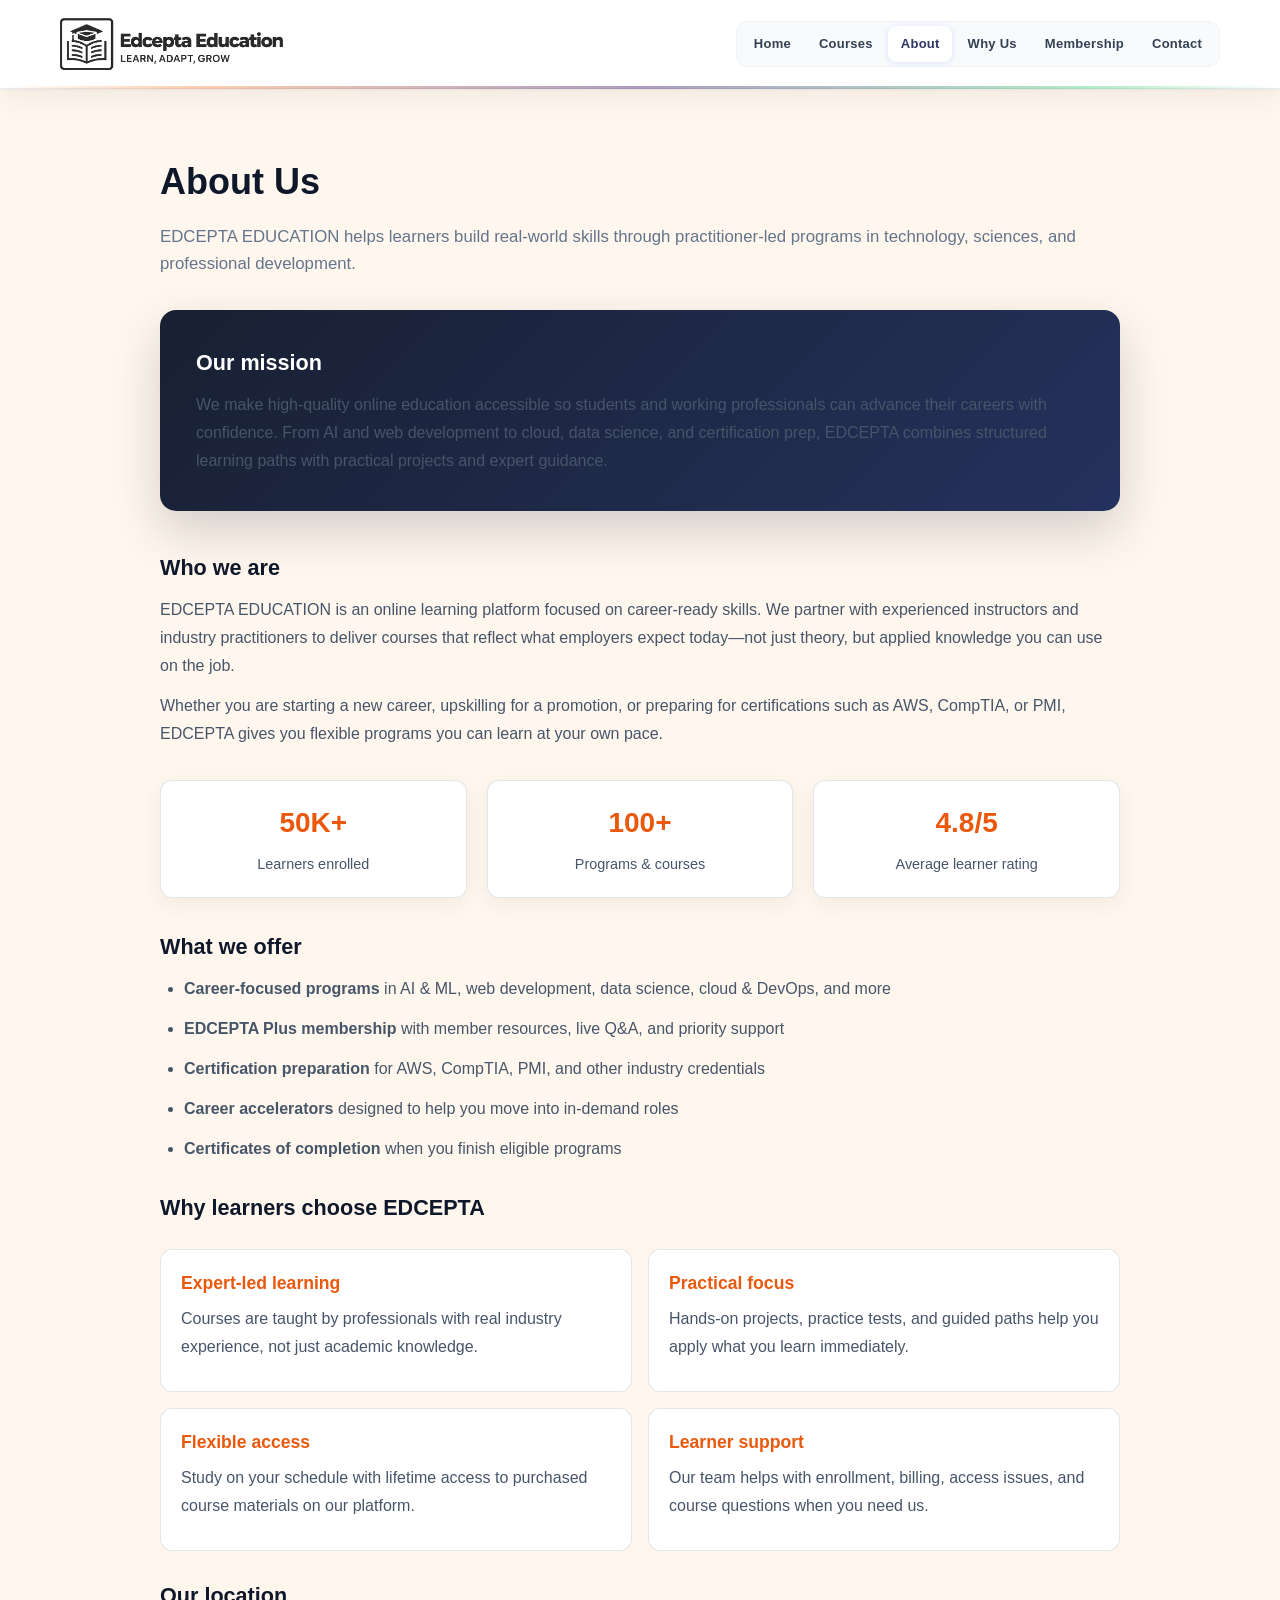
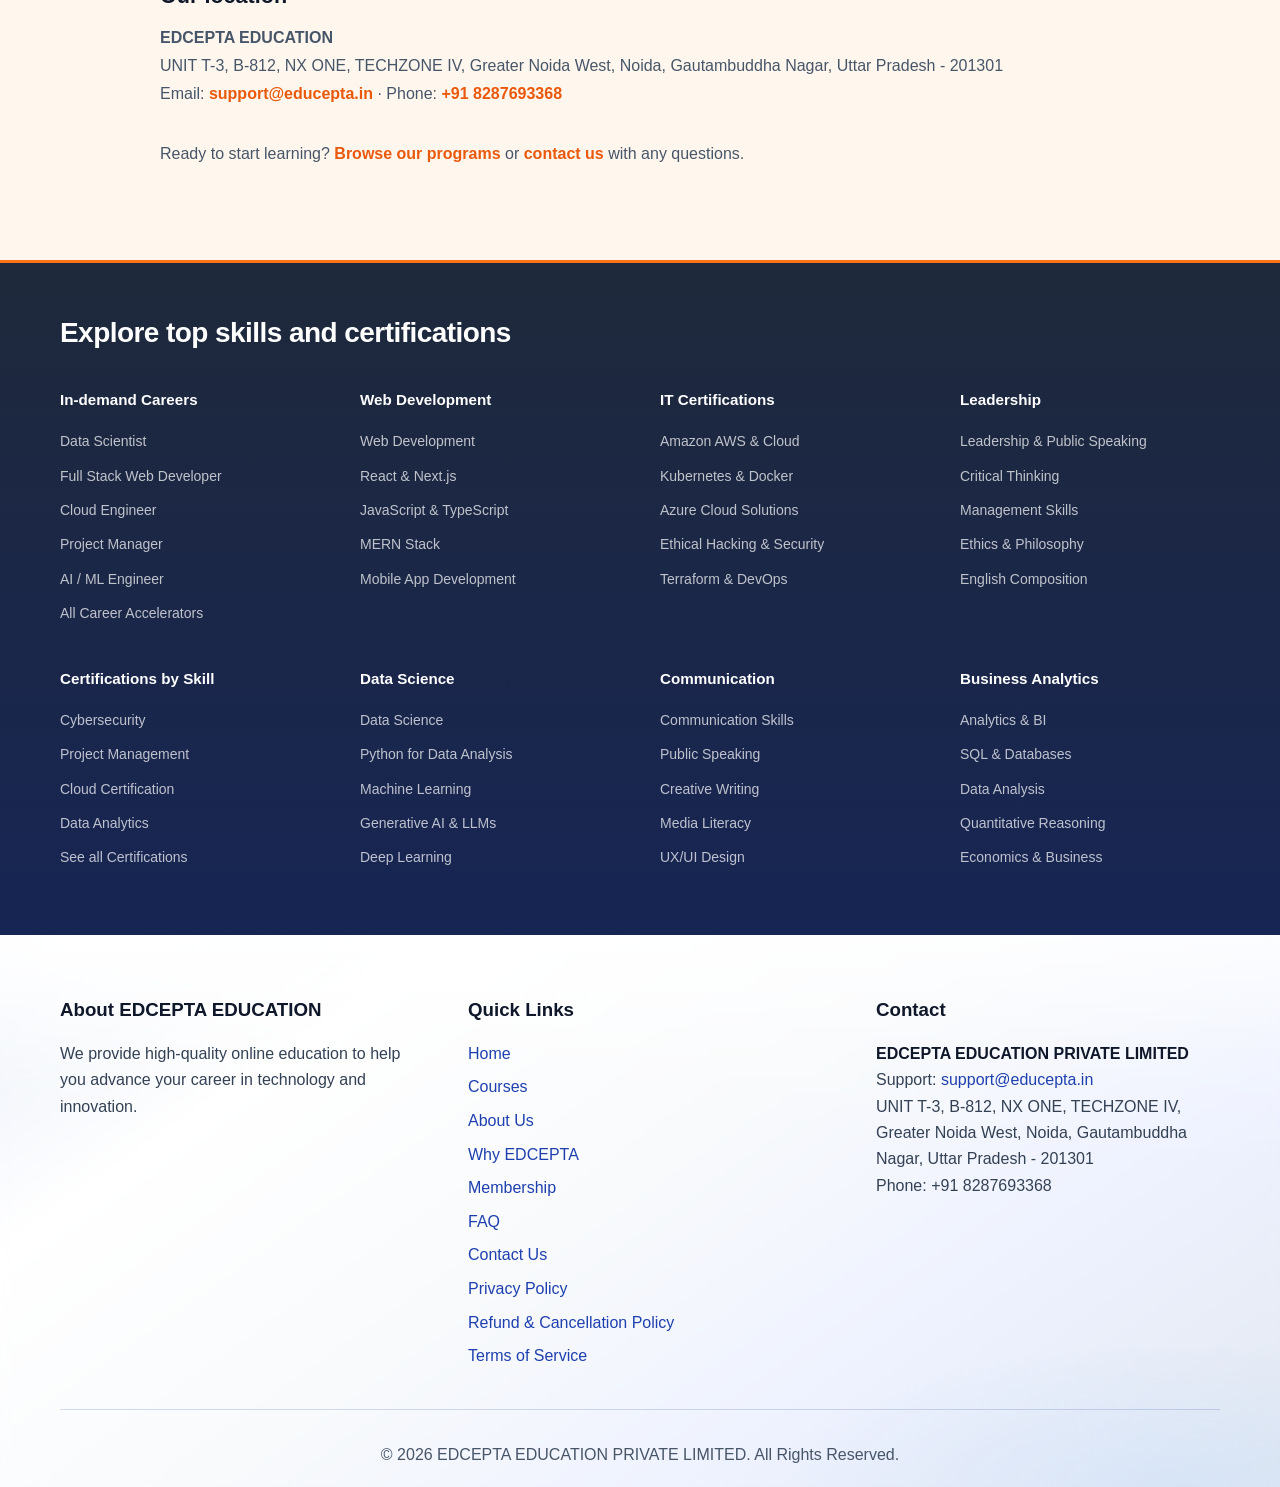
<file: about.html>
<!DOCTYPE html>
<html lang="en">
<head>
    <meta charset="UTF-8">
    <meta name="viewport" content="width=device-width, initial-scale=1.0">
    <title>About Us - EDCEPTA EDUCATION</title>
    <link rel="stylesheet" href="styles.css?v=87">
    <link rel="stylesheet" href="js/info-page-fallback.css?v=1">
</head>
<body>
    <nav class="navbar">
        <div class="container">
            <div class="nav-wrapper">
                <a href="/" class="logo">
                    <img src="images/edcepta-logo.png?v=8" alt="EDCEPTA EDUCATION">
                </a>
                <ul class="nav-links">
                    <li><a href="/">Home</a></li>
                    <li><a href="/#courses">Courses</a></li>
                    <li><a href="/about.html" class="nav-active">About</a></li>
                    <li><a href="/why-edcepta.html">Why Us</a></li>
                    <li><a href="/#membership">Membership</a></li>
                    <li><a href="/contact.html">Contact</a></li>
                </ul>
                <button class="hamburger" id="hamburger" type="button" aria-label="Open menu">☰</button>
            </div>
        </div>
    </nav>

    <main class="container info-page about-page">
        <h1>About Us</h1>
        <p class="info-lead">EDCEPTA EDUCATION helps learners build real-world skills through practitioner-led programs in technology, sciences, and professional development.</p>

        <div class="about-hero-card">
            <h2 style="color:#fff;margin-top:0;">Our mission</h2>
            <p>We make high-quality online education accessible so students and working professionals can advance their careers with confidence. From AI and web development to cloud, data science, and certification prep, EDCEPTA combines structured learning paths with practical projects and expert guidance.</p>
        </div>

        <h2>Who we are</h2>
        <p>EDCEPTA EDUCATION is an online learning platform focused on career-ready skills. We partner with experienced instructors and industry practitioners to deliver courses that reflect what employers expect today—not just theory, but applied knowledge you can use on the job.</p>
        <p>Whether you are starting a new career, upskilling for a promotion, or preparing for certifications such as AWS, CompTIA, or PMI, EDCEPTA gives you flexible programs you can learn at your own pace.</p>

        <div class="about-grid">
            <div class="about-stat-card">
                <strong>50K+</strong>
                <span>Learners enrolled</span>
            </div>
            <div class="about-stat-card">
                <strong>100+</strong>
                <span>Programs &amp; courses</span>
            </div>
            <div class="about-stat-card">
                <strong>4.8/5</strong>
                <span>Average learner rating</span>
            </div>
        </div>

        <h2>What we offer</h2>
        <ul>
            <li><strong>Career-focused programs</strong> in AI &amp; ML, web development, data science, cloud &amp; DevOps, and more</li>
            <li><strong>EDCEPTA Plus membership</strong> with member resources, live Q&amp;A, and priority support</li>
            <li><strong>Certification preparation</strong> for AWS, CompTIA, PMI, and other industry credentials</li>
            <li><strong>Career accelerators</strong> designed to help you move into in-demand roles</li>
            <li><strong>Certificates of completion</strong> when you finish eligible programs</li>
        </ul>

        <h2>Why learners choose EDCEPTA</h2>
        <div class="about-values">
            <article class="about-value-card">
                <h3>Expert-led learning</h3>
                <p>Courses are taught by professionals with real industry experience, not just academic knowledge.</p>
            </article>
            <article class="about-value-card">
                <h3>Practical focus</h3>
                <p>Hands-on projects, practice tests, and guided paths help you apply what you learn immediately.</p>
            </article>
            <article class="about-value-card">
                <h3>Flexible access</h3>
                <p>Study on your schedule with lifetime access to purchased course materials on our platform.</p>
            </article>
            <article class="about-value-card">
                <h3>Learner support</h3>
                <p>Our team helps with enrollment, billing, access issues, and course questions when you need us.</p>
            </article>
        </div>

        <h2>Our location</h2>
        <p><strong>EDCEPTA EDUCATION</strong><br>
        UNIT T-3, B-812, NX ONE, TECHZONE IV, Greater Noida West, Noida, Gautambuddha Nagar, Uttar Pradesh - 201301<br>
        Email: <a href="mailto:support@educepta.in">support@educepta.in</a> · Phone: <a href="tel:+918287693368">+91 8287693368</a></p>

        <p style="margin-top:2rem;">Ready to start learning? <a href="/#courses">Browse our programs</a> or <a href="/contact.html">contact us</a> with any questions.</p>
    </main>

    <footer class="site-footer" aria-label="Site footer"></footer>
    <script src="js/site-footer.js?v=7"></script>
    <script>
        document.getElementById('hamburger').addEventListener('click', function () {
            document.querySelector('.nav-links').classList.toggle('active');
        });
    </script>
</body>
</html>
</file>
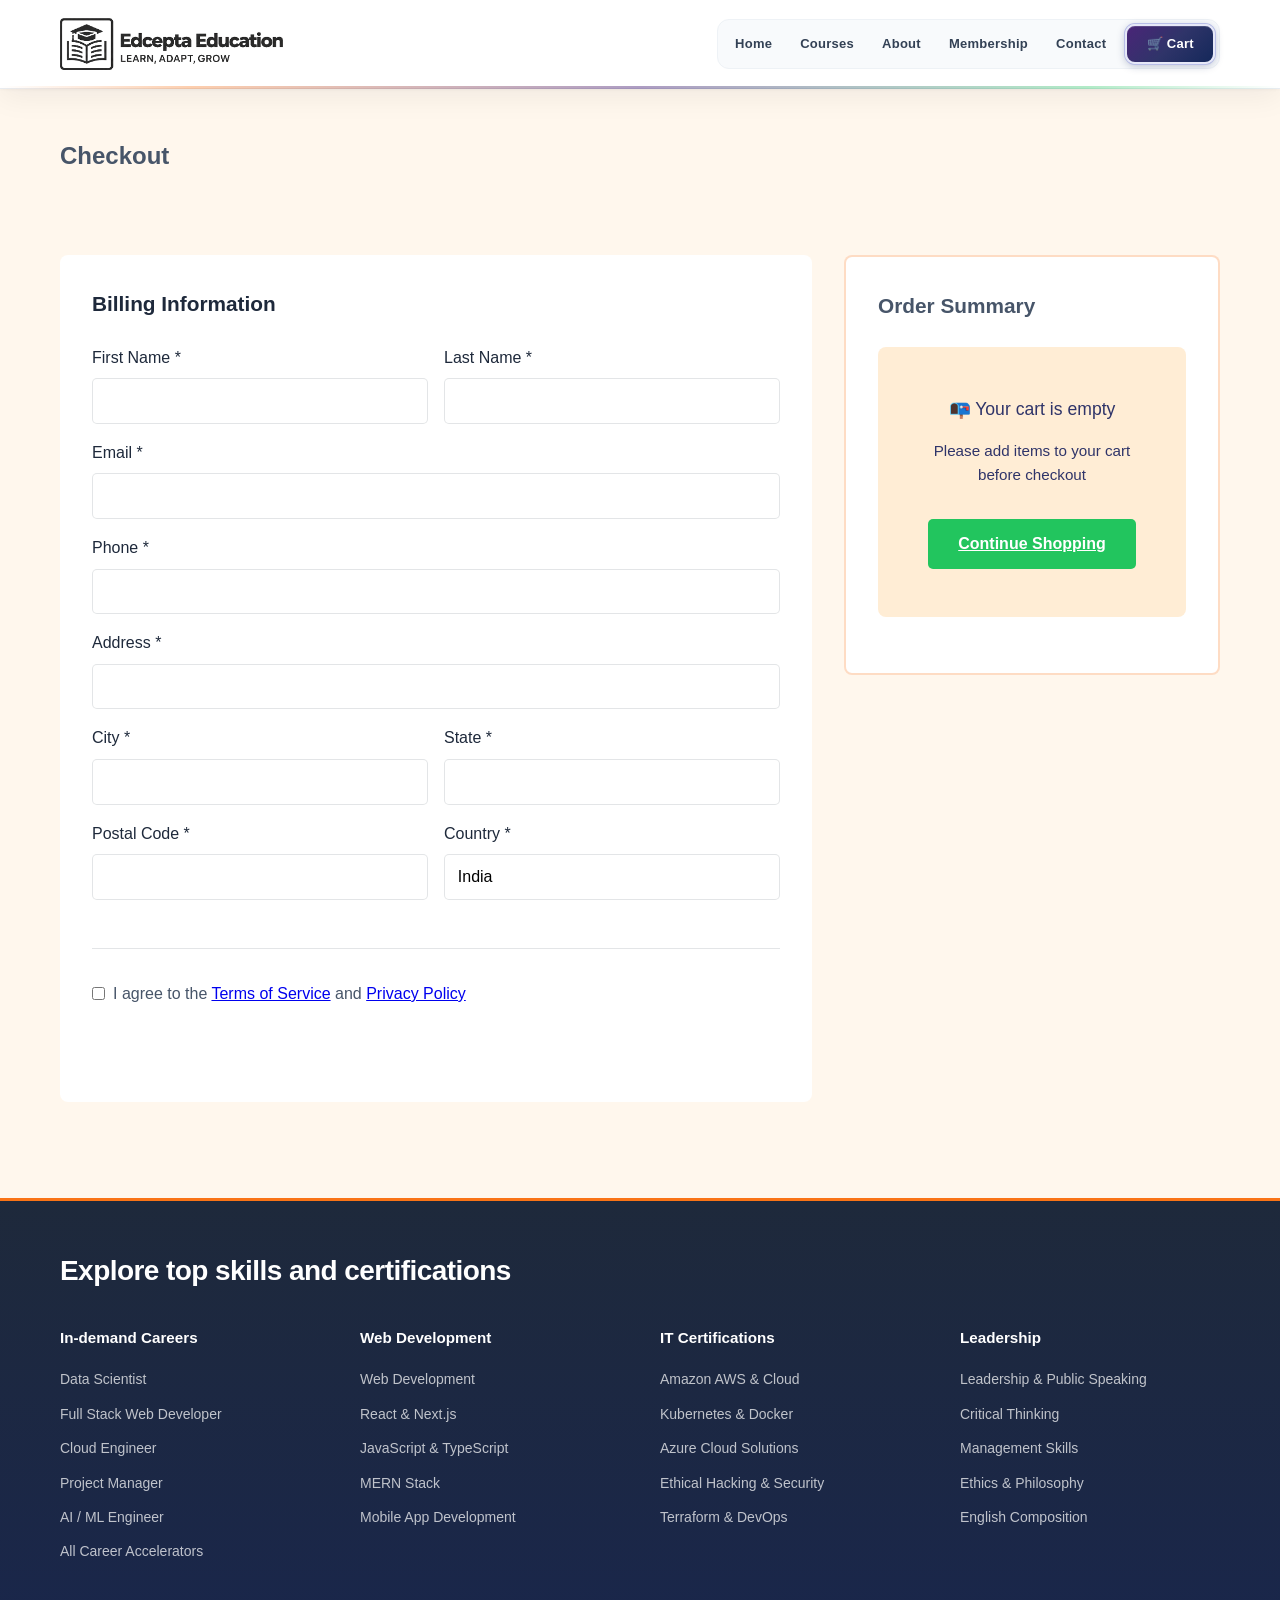
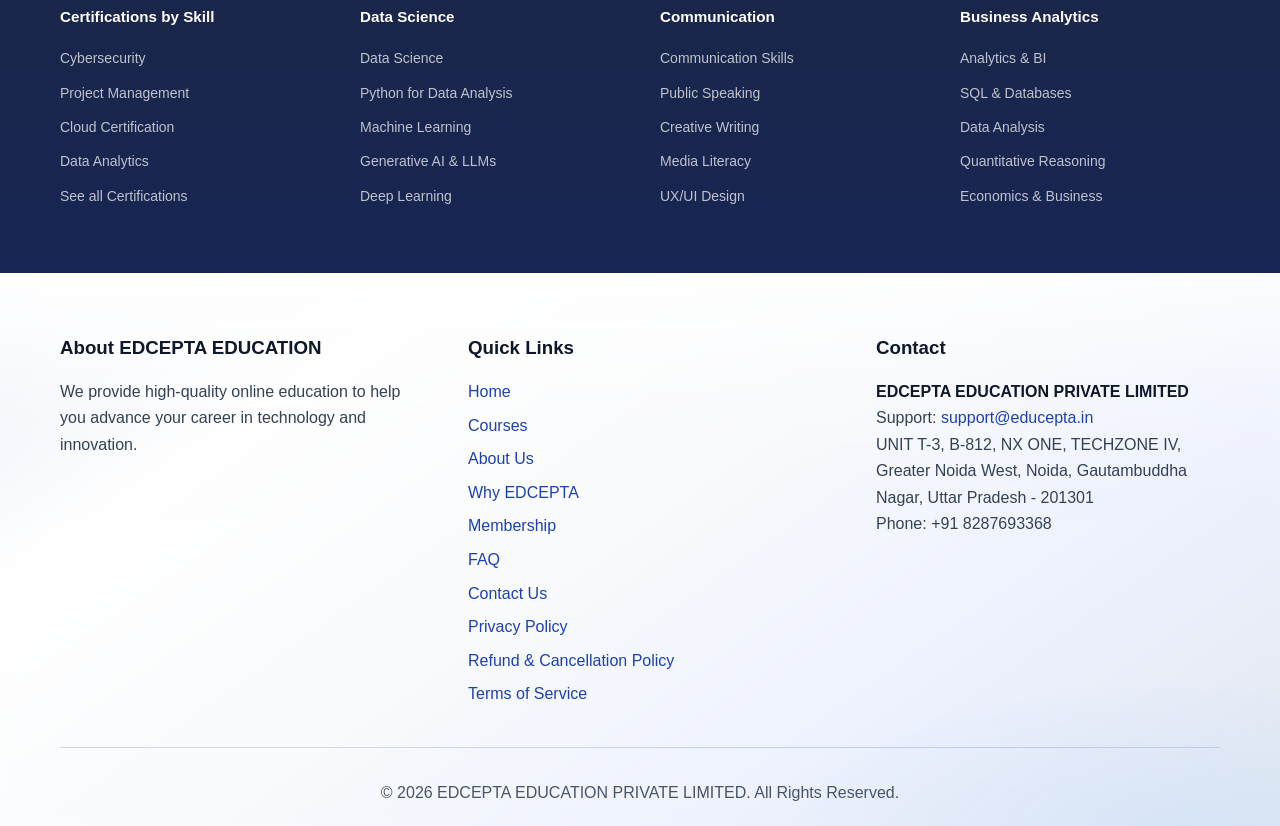
<file: checkout.html>
<!DOCTYPE html>
<html lang="en">
<head>
    <meta charset="UTF-8">
    <meta name="viewport" content="width=device-width, initial-scale=1.0">
    <title>EDCEPTA EDUCATION</title>
    <link rel="stylesheet" href="styles.css?v=87">
    <style>
        .checkout-container {
            display: grid;
            grid-template-columns: 2fr 1fr;
            gap: 2rem;
            padding: 3rem 0;
        }

        .checkout-form {
            background-color: var(--bg-card);
            padding: 2rem;
            border-radius: 8px;
        }

        .form-section {
            margin-bottom: 2rem;
            padding-bottom: 2rem;
            border-bottom: 1px solid var(--border-color);
        }

        .form-section:last-child {
            border-bottom: none;
        }

        .form-section h3 {
            font-size: 1.3rem;
            margin-bottom: 1.5rem;
            color: var(--dark-text);
        }

        .form-row {
            display: grid;
            grid-template-columns: 1fr 1fr;
            gap: 1rem;
            margin-bottom: 1rem;
        }

        .form-row.full {
            grid-template-columns: 1fr;
        }

        .form-group {
            display: flex;
            flex-direction: column;
        }

        .form-group label {
            margin-bottom: 0.5rem;
            font-weight: 500;
            color: var(--dark-text);
        }

        .form-group input,
        .form-group select {
            padding: 0.8rem;
            border: 1px solid var(--border-color);
            border-radius: 5px;
            font-size: 1rem;
            transition: border-color 0.3s ease;
        }

        .form-group input:focus,
        .form-group select:focus {
            outline: none;
            border-color: var(--primary-color);
            box-shadow: 0 0 0 3px rgba(0,123,255,0.1);
        }

        .checkout-summary {
            background-color: var(--bg-card);
            border: 2px solid rgba(249, 115, 22, 0.25);
            border-radius: 8px;
            padding: 2rem;
            position: sticky;
            top: 100px;
            height: fit-content;
        }

        .checkout-popup-overlay {
            display: none;
            position: fixed;
            inset: 0;
            background: rgba(30, 41, 59, 0.35);
            z-index: 9999;
            align-items: center;
            justify-content: center;
            padding: 1rem;
        }
        .checkout-popup-overlay.show {
            display: flex;
        }
        .checkout-popup-overlay--glass {
            background: linear-gradient(
                145deg,
                rgba(30, 64, 175, 0.22) 0%,
                rgba(30, 41, 59, 0.38) 45%,
                rgba(249, 115, 22, 0.18) 100%
            );
            backdrop-filter: blur(10px);
            -webkit-backdrop-filter: blur(10px);
        }
        .checkout-popup {
            background: var(--white);
            border-radius: 10px;
            padding: 1.5rem 1.75rem;
            max-width: 380px;
            width: 100%;
            box-shadow: 0 20px 50px rgba(30, 41, 59, 0.15), 0 0 40px rgba(249, 115, 22, 0.2);
            position: relative;
            border-left: 4px solid;
        }
        .checkout-popup.info { border-left-color: var(--primary-mint); }
        .checkout-popup.success { border-left-color: var(--primary-mint-dark); }
        .checkout-popup.error { border-left-color: var(--danger-color); }
        .checkout-popup.payment-unavailable {
            border-left: none;
            border-radius: 20px;
            padding: 2.25rem 2.5rem 2rem;
            max-width: 400px;
            text-align: center;
            background: linear-gradient(
                145deg,
                rgba(255, 255, 255, 0.94) 0%,
                rgba(255, 247, 237, 0.9) 38%,
                rgba(239, 246, 255, 0.88) 72%,
                rgba(255, 255, 255, 0.92) 100%
            );
            backdrop-filter: blur(24px) saturate(1.2);
            -webkit-backdrop-filter: blur(24px) saturate(1.2);
            border: 1px solid rgba(255, 255, 255, 0.75);
            box-shadow:
                0 28px 64px rgba(30, 64, 175, 0.14),
                0 12px 32px rgba(249, 115, 22, 0.12),
                inset 0 1px 0 rgba(255, 255, 255, 0.95);
            overflow: hidden;
            animation: checkoutPopupIn 0.35s cubic-bezier(0.22, 1, 0.36, 1);
        }
        .checkout-popup.payment-unavailable::before {
            content: '';
            position: absolute;
            inset: 0;
            background: linear-gradient(
                120deg,
                rgba(249, 115, 22, 0.12) 0%,
                transparent 42%,
                rgba(30, 64, 175, 0.1) 58%,
                rgba(34, 197, 94, 0.08) 100%
            );
            pointer-events: none;
        }
        .checkout-popup.payment-unavailable::after {
            content: '';
            position: absolute;
            top: 0;
            left: 0;
            right: 0;
            height: 4px;
            background: linear-gradient(
                90deg,
                var(--primary) 0%,
                var(--secondary) 50%,
                var(--accent) 100%
            );
        }
        .checkout-popup.payment-unavailable .checkout-popup-content {
            position: relative;
            z-index: 1;
            padding: 0.5rem 0.5rem 0 0;
            font-size: 1.125rem;
            font-weight: 600;
            line-height: 1.45;
            letter-spacing: -0.02em;
            color: var(--text-main);
        }
        .checkout-popup.payment-unavailable .checkout-popup-close {
            z-index: 2;
            top: 0.85rem;
            right: 0.85rem;
            width: 2rem;
            height: 2rem;
            display: flex;
            align-items: center;
            justify-content: center;
            border-radius: 50%;
            background: rgba(255, 255, 255, 0.65);
            border: 1px solid rgba(30, 41, 59, 0.08);
            color: var(--text-secondary);
            transition: background 0.2s ease, color 0.2s ease, transform 0.2s ease;
        }
        .checkout-popup.payment-unavailable .checkout-popup-close:hover {
            background: rgba(249, 115, 22, 0.12);
            color: var(--primary-mint-dark);
            transform: scale(1.05);
        }
        @keyframes checkoutPopupIn {
            from {
                opacity: 0;
                transform: translateY(12px) scale(0.96);
            }
            to {
                opacity: 1;
                transform: translateY(0) scale(1);
            }
        }
        .checkout-popup-close {
            position: absolute;
            top: 0.75rem;
            right: 0.75rem;
            background: none;
            border: none;
            font-size: 1.25rem;
            cursor: pointer;
            color: var(--text-tertiary);
            line-height: 1;
            padding: 0.15rem;
        }
        .checkout-popup-close:hover { color: var(--text-main); }
        .checkout-popup-content {
            font-size: 0.95rem;
            line-height: 1.5;
            color: var(--text-main);
            padding-right: 1.5rem;
        }
        .checkout-popup-content a {
            color: var(--primary-mint-dark);
            font-weight: 600;
        }

        .summary-title {
            font-size: 1.3rem;
            font-weight: bold;
            margin-bottom: 1.5rem;
        }

        .cart-items {
            margin-bottom: 1.5rem;
            max-height: 300px;
            overflow-y: auto;
        }

        .cart-item {
            display: flex;
            justify-content: space-between;
            align-items: center;
            padding: 1rem;
            background-color: var(--surface-elevated);
            border-radius: 5px;
            margin-bottom: 0.8rem;
        }

        .cart-item-info {
            flex: 1;
        }

        .cart-item-name {
            font-weight: 600;
            margin-bottom: 0.3rem;
        }

        .cart-item-price {
            color: var(--primary-color);
            font-weight: bold;
        }

        .cart-item-remove {
            background: none;
            border: none;
            color: var(--danger-color);
            cursor: pointer;
            font-size: 1.2rem;
            transition: all 0.3s ease;
        }

        .cart-item-remove:hover {
            transform: scale(1.2);
        }

        .cart-item-remove:before {
            content: "✕";
        }

        .summary-divider {
            border-top: 1px solid var(--border-color);
            margin: 1rem 0;
        }

        .summary-row {
            display: flex;
            justify-content: space-between;
            margin-bottom: 0.8rem;
            font-size: 0.95rem;
        }

        .summary-row.total {
            font-size: 1.3rem;
            font-weight: bold;
            color: var(--primary-color);
            margin-top: 1rem;
        }

        .empty-cart {
            text-align: center;
            padding: 3rem;
            background-color: var(--surface-elevated);
            border-radius: 8px;
        }

        .empty-cart p {
            font-size: 1.1rem;
            color: var(--secondary-color);
            margin-bottom: 1rem;
        }

        .empty-cart .btn {
            margin-top: 1rem;
        }

        .promo-section {
            margin: 1.5rem 0;
        }

        .promo-input {
            display: flex;
            gap: 0.5rem;
        }

        .promo-input input {
            flex: 1;
            padding: 0.8rem;
            border: 1px solid var(--border-color);
            border-radius: 5px;
        }

        .promo-input button {
            padding: 0.8rem 1.5rem;
            background-color: var(--secondary-color);
            color: white;
            border: none;
            border-radius: 5px;
            cursor: pointer;
            font-weight: 600;
        }

        .promo-input button:hover {
            background-color: #5a6268;
        }

        .checkout-btn {
            width: 100%;
            padding: 1rem;
            background-color: var(--success-color);
            color: white;
            border: none;
            border-radius: 5px;
            font-size: 1.1rem;
            font-weight: bold;
            cursor: pointer;
            transition: all 0.3s ease;
            margin-top: 1rem;
        }

        .checkout-btn:hover {
            background-color: #218838;
            transform: translateY(-2px);
            box-shadow: 0 4px 8px rgba(40,167,69,0.3);
        }

        .checkout-btn:disabled {
            background-color: var(--secondary-color);
            cursor: not-allowed;
            transform: none;
        }

        .guarantee {
            display: flex;
            gap: 0.5rem;
            margin-top: 1rem;
            font-size: 0.85rem;
            color: var(--secondary-color);
        }

        .guarantee-icon {
            font-size: 1rem;
        }

        @media (max-width: 768px) {
            .checkout-container {
                grid-template-columns: 1fr;
            }

            .checkout-summary {
                position: relative;
                top: 0;
            }

            .form-row {
                grid-template-columns: 1fr;
            }
        }
    </style>
</head>
<body>
    <!-- Navigation Bar -->
    <nav class="navbar">
        <div class="container">
            <div class="nav-wrapper">
                <a href="/" class="logo">
                    <img src="images/edcepta-logo.png?v=8" alt="EDCEPTA EDUCATION">
                </a>
                <ul class="nav-links">
                    <li><a href="/">Home</a></li>
                    <li><a href="/#courses">Courses</a></li>
                    <li><a href="/about">About</a></li>
                    <li><a href="/#membership">Membership</a></li>
                    <li><a href="/contact">Contact</a></li>
                    <li><a href="/checkout" class="nav-cart">🛒 Cart</a></li>
                </ul>
                <button class="hamburger" id="hamburger">☰</button>
            </div>
        </div>
    </nav>

    <!-- Checkout Section -->
    <section style="padding: 3rem 0; background-color: var(--background); min-height: calc(100vh - 200px);">
        <div class="container">
            <h1 style="margin-bottom: 2rem;">Checkout</h1>

            <div class="checkout-container">
                <!-- Checkout Form -->
                <div class="checkout-form" id="checkoutForm">
                    <!-- Billing Information -->
                    <div class="form-section">
                        <h3>Billing Information</h3>
                        <div class="form-row">
                            <div class="form-group">
                                <label>First Name *</label>
                                <input type="text" id="firstName" required>
                            </div>
                            <div class="form-group">
                                <label>Last Name *</label>
                                <input type="text" id="lastName" required>
                            </div>
                        </div>
                        <div class="form-row full">
                            <div class="form-group">
                                <label>Email *</label>
                                <input type="email" id="email" required>
                            </div>
                        </div>
                        <div class="form-row full">
                            <div class="form-group">
                                <label>Phone *</label>
                                <input type="tel" id="phone" required>
                            </div>
                        </div>
                        <div class="form-row full">
                            <div class="form-group">
                                <label>Address *</label>
                                <input type="text" id="address" required>
                            </div>
                        </div>
                        <div class="form-row">
                            <div class="form-group">
                                <label>City *</label>
                                <input type="text" id="city" required>
                            </div>
                            <div class="form-group">
                                <label>State *</label>
                                <input type="text" id="state" required>
                            </div>
                        </div>
                        <div class="form-row">
                            <div class="form-group">
                                <label>Postal Code *</label>
                                <input type="text" id="postalCode" required>
                            </div>
                            <div class="form-group">
                                <label>Country *</label>
                                <input type="text" id="country" value="India" required>
                            </div>
                        </div>
                    </div>

                    <input type="hidden" name="paymentMethod" id="paymentMethod" value="online">

                    <!-- Terms -->
                    <div class="form-section">
                        <label style="display: flex; align-items: center; gap: 0.5rem; cursor: pointer;">
                            <input type="checkbox" id="agreeTerms" required>
                            <span>I agree to the <a href="/terms-conditions.html">Terms of Service</a> and <a href="/privacy-policy.html">Privacy Policy</a></span>
                        </label>
                    </div>
                </div>

                <!-- Order Summary -->
                <div class="checkout-summary" id="orderSummary">
                    <div class="summary-title">Order Summary</div>
                    
                    <div id="cartItemsContainer" class="cart-items">
                        <!-- Cart items populated by JavaScript -->
                    </div>

                    <div id="priceSection" style="display: none;">
                        <div class="summary-divider"></div>

                        <div class="promo-section">
                            <div class="promo-input">
                                <input type="text" id="promoCode" placeholder="Promo code">
                                <button onclick="applyPromo()">Apply</button>
                            </div>
                        </div>

                        <div class="summary-row">
                            <span>Subtotal:</span>
                            <span id="subtotal">₹0</span>
                        </div>
                        <div class="summary-row">
                            <span>Discount:</span>
                            <span id="discount" style="color: var(--success-color);">-₹0</span>
                        </div>
                        <div class="summary-row">
                            <span>GST (18%):</span>
                            <span id="tax">₹0</span>
                        </div>
                        <div class="summary-row total">
                            <span>Total:</span>
                            <span id="total">₹0</span>
                        </div>

                        <button class="checkout-btn" id="completeCheckoutBtn" onclick="completeCheckout()">Complete Purchase</button>

                        <div class="guarantee">
                            <span class="guarantee-icon">✓</span>
                            <span>Cancel within 4 hours for a full refund</span>
                        </div>
                        <div class="guarantee">
                            <span class="guarantee-icon">🔒</span>
                            <span>Secure card checkout via UrbanRupee</span>
                        </div>
                    </div>
                </div>
            </div>
        </div>
    </section>

    <!-- Checkout message popup -->
    <div id="checkoutPopupOverlay" class="checkout-popup-overlay" role="dialog" aria-live="polite" onclick="if (event.target === this) hideCheckoutMessage();">
        <div id="checkoutPopup" class="checkout-popup" onclick="event.stopPropagation();">
            <button type="button" class="checkout-popup-close" onclick="hideCheckoutMessage()" aria-label="Close">&times;</button>
            <div id="checkoutPopupContent" class="checkout-popup-content"></div>
        </div>
    </div>

    <footer class="site-footer" id="contact" aria-label="Site footer"></footer>
    <script src="js/site-footer.js?v=7"></script>

<script src="config.js"></script>
    <script src="data/courses_data.js?v=23"></script>
    <script src="script-api.js?v=5"></script>
    <script>
        let discountAmount = 0;

        function showCheckoutMessage(msg, type) {
            type = type || 'info';
            const overlay = document.getElementById('checkoutPopupOverlay');
            const popup = document.getElementById('checkoutPopup');
            const content = document.getElementById('checkoutPopupContent');
            content.innerHTML = msg;
            popup.className = 'checkout-popup ' + type;
            overlay.classList.toggle('checkout-popup-overlay--glass', type === 'payment-unavailable');
            overlay.classList.add('show');
        }

        function hideCheckoutMessage() {
            const overlay = document.getElementById('checkoutPopupOverlay');
            overlay.classList.remove('show', 'checkout-popup-overlay--glass');
        }

        // Initialize checkout
        document.addEventListener('DOMContentLoaded', function() {
            loadCartItems();
            calculateTotal();
            setupHamburgerMenu();
        });

        function loadCartItems() {
            const selectedCourse = JSON.parse(localStorage.getItem('selectedCourse'));
            const cart = JSON.parse(localStorage.getItem('cart')) || [];
            const checkoutItems = JSON.parse(localStorage.getItem('checkoutItems')) || [];
            let allItems = [];

            // Buy Now always wins over any previous checkout session
            if (selectedCourse) {
                allItems = [selectedCourse];
                localStorage.removeItem('selectedCourse');
            } else if (checkoutItems.length > 0) {
                allItems = checkoutItems;
            } else if (cart.length > 0) {
                allItems = cart;
            } else {
                showEmptyCart();
                return;
            }

            const itemsContainer = document.getElementById('cartItemsContainer');
            itemsContainer.innerHTML = '';

            allItems.forEach((item, index) => {
                const price = parseInt(item.price, 10) || 0;
                const itemDiv = document.createElement('div');
                itemDiv.className = 'cart-item';
                itemDiv.innerHTML = `
                    <div class="cart-item-info">
                        <div class="cart-item-name">${item.title}</div>
                        <div class="cart-item-price">₹${price.toLocaleString()}</div>
                    </div>
                    <button class="cart-item-remove" onclick="removeItem(${index})"></button>
                `;
                itemsContainer.appendChild(itemDiv);
            });

            // Show price section and hide empty cart message
            document.getElementById('priceSection').style.display = 'block';
            document.getElementById('completeCheckoutBtn').disabled = false;

            // Always store items as checkoutItems for consistency
            localStorage.setItem('checkoutItems', JSON.stringify(allItems));
            localStorage.setItem('cart', JSON.stringify(allItems));
        }

        function removeItem(index) {
            const items = JSON.parse(localStorage.getItem('checkoutItems')) || [];
            items.splice(index, 1);
            
            if (items.length === 0) {
                localStorage.removeItem('checkoutItems');
                localStorage.removeItem('cart');
                localStorage.removeItem('selectedCourse');
                discountAmount = 0;
                showEmptyCart();
            } else {
                localStorage.setItem('checkoutItems', JSON.stringify(items));
                loadCartItems();
                calculateTotal();
            }
        }

        function showEmptyCart() {
            const itemsContainer = document.getElementById('cartItemsContainer');
            itemsContainer.innerHTML = '<div class="empty-cart"><p>📭 Your cart is empty</p><p style="font-size: 0.95rem; color: var(--secondary-color); margin-bottom: 1rem;">Please add items to your cart before checkout</p><a href="/" class="btn btn-primary" style="display: inline-block;">Continue Shopping</a></div>';
            document.getElementById('completeCheckoutBtn').disabled = true;
            
            // Hide price section when cart is empty
            document.getElementById('priceSection').style.display = 'none';
            
            // Reset all totals to zero
            discountAmount = 0;
            document.getElementById('subtotal').textContent = '₹0';
            document.getElementById('discount').textContent = '-₹0';
            document.getElementById('tax').textContent = '₹0';
            document.getElementById('total').textContent = '₹0';
        }

        function calculateTotal() {
            const items = JSON.parse(localStorage.getItem('checkoutItems')) || [];
            // Listed product prices are FINAL after 18% GST. Charge listed total only.
            const listed = items.reduce((sum, item) => sum + parseInt(item.price, 10), 0);
            const total = Math.max(0, listed - discountAmount);
            const tax = Math.round(total * 18 / 118);
            const subtotalBeforeGst = total - tax;

            document.getElementById('subtotal').textContent = '₹' + subtotalBeforeGst.toLocaleString();
            document.getElementById('discount').textContent = '-₹' + discountAmount.toLocaleString();
            document.getElementById('tax').textContent = '₹' + tax.toLocaleString();
            document.getElementById('total').textContent = '₹' + total.toLocaleString();
        }

        function applyPromo() {
            const promoCode = document.getElementById('promoCode').value.toUpperCase();
            const promoCodes = {
                'SAVE10': 0.10,
                'SAVE20': 0.20,
                'SAVE50': 0.50,
                'WELCOME': 1000
            };

            if (!promoCode) {
                showCheckoutMessage('Please enter a promo code.', 'error');
                return;
            }

            if (promoCodes[promoCode]) {
                const items = JSON.parse(localStorage.getItem('checkoutItems')) || [];
                const subtotal = items.reduce((sum, item) => sum + parseInt(item.price), 0);
                
                if (typeof promoCodes[promoCode] === 'number' && promoCodes[promoCode] < 1) {
                    discountAmount = Math.round(subtotal * promoCodes[promoCode]);
                } else {
                    discountAmount = promoCodes[promoCode];
                }
                
                showCheckoutMessage(`Promo code applied! Discount: ₹${discountAmount}`, 'success');
                calculateTotal();
                document.getElementById('promoCode').value = '';
            } else {
                showCheckoutMessage('Invalid promo code.', 'error');
                discountAmount = 0;
                calculateTotal();
            }
        }

        function setupHamburgerMenu() {
            const hamburger = document.getElementById('hamburger');
            const navLinks = document.querySelector('.nav-links');
            
            hamburger.addEventListener('click', function() {
                navLinks.classList.toggle('active');
            });

            document.querySelectorAll('.nav-links a').forEach(link => {
                link.addEventListener('click', function() {
                    navLinks.classList.remove('active');
                });
            });
        }

        function normalizePhone10(value) {
            var digits = String(value || '').replace(/\D+/g, '');
            if (digits.length > 10 && digits.indexOf('91') === 0) {
                digits = digits.slice(-10);
            }
            return digits;
        }

        async function postPaymentApi(candidates, payload) {
            var lastError = 'Payment service unavailable.';
            for (var i = 0; i < candidates.length; i++) {
                try {
                    var res = await fetch(candidates[i], {
                        method: 'POST',
                        headers: { 'Content-Type': 'application/json' },
                        body: JSON.stringify(payload)
                    });
                    var data = null;
                    try { data = await res.json(); } catch (e) { data = null; }
                    if (res.ok && data && data.status && data.checkout_url) {
                        return data;
                    }
                    if (data && data.message) lastError = data.message;
                    else if (!res.ok) lastError = 'Payment request failed (' + res.status + ').';
                } catch (err) {
                    lastError = err.message || lastError;
                }
            }
            throw new Error(lastError);
        }

        async function completeCheckout() {
            hideCheckoutMessage();

            // Check if user is logged in
            const currentUser = getCurrentUser(); // using script-api helper
            if (!currentUser) {
                showCheckoutMessage('You need to log in to complete your purchase. <a href="/login" style="color: var(--primary-mint-dark); font-weight: 600;">Go to Login</a>', 'error');
                return;
            }

            // Validate form
            const requiredFields = ['firstName', 'lastName', 'email', 'phone', 'address', 'city', 'state', 'postalCode', 'country'];
            for (let field of requiredFields) {
                if (!document.getElementById(field).value) {
                    showCheckoutMessage('Please fill in all required fields.', 'error');
                    return;
                }
            }

            if (!document.getElementById('agreeTerms').checked) {
                showCheckoutMessage('Please agree to the terms and conditions.', 'error');
                return;
            }

            const phone = normalizePhone10(document.getElementById('phone').value);
            if (phone.length !== 10) {
                showCheckoutMessage('Please enter a valid 10-digit mobile number.', 'error');
                return;
            }

            const checkoutBtn = document.getElementById('completeCheckoutBtn');
            const originalText = checkoutBtn.innerText;
            checkoutBtn.innerText = 'Redirecting to payment...';
            checkoutBtn.disabled = true;

            try {
                const items = JSON.parse(localStorage.getItem('checkoutItems')) || [];

                if (items.length === 0) {
                    showCheckoutMessage('Your cart is empty.', 'error');
                    return;
                }

                if (typeof CONFIG !== 'undefined' && CONFIG.PAYMENTS_ENABLED === false) {
                    showCheckoutMessage('Payment is not available right now.', 'payment-unavailable');
                    return;
                }

                const listed = items.reduce(function (sum, item) {
                    return sum + parseInt(item.price, 10);
                }, 0);
                // Listed price is final after GST — do not add 18% again
                const total = Math.max(0, Math.round(listed - discountAmount));
                const tax = Math.round(total * 18 / 118);

                if (total < 100) {
                    showCheckoutMessage('Minimum payable amount is ₹100.', 'error');
                    return;
                }
                if (total > 100000) {
                    showCheckoutMessage('Maximum payable amount per transaction is ₹1,00,000. Please reduce cart items.', 'error');
                    return;
                }

                const name = (
                    document.getElementById('firstName').value + ' ' + document.getElementById('lastName').value
                ).trim();
                const email = document.getElementById('email').value.trim();

                const candidates = (CONFIG && CONFIG.PAYMENT_API && CONFIG.PAYMENT_API.initiateCandidates)
                    ? CONFIG.PAYMENT_API.initiateCandidates
                    : ['/api/utility/initiate', '/api/utility-initiate.php'];

                const result = await postPaymentApi(candidates, {
                    amount: total,
                    name: name,
                    mobile: phone,
                    email: email,
                    items: items.map(function (item) {
                        return {
                            id: item.id || item._id || '',
                            title: item.title || '',
                            price: parseInt(item.price, 10) || 0
                        };
                    })
                });

                if (result.orderid) {
                    localStorage.setItem('pendingPaymentOrderId', result.orderid);
                }

                // Open UrbanRupee hosted checkout
                window.location.href = result.checkout_url;
            } catch (error) {
                console.error('Checkout error:', error);
                showCheckoutMessage(
                    (error && error.message)
                        ? error.message
                        : 'Unable to open payment page. Please try again or <a href="/contact.html" style="color: var(--primary-mint-dark); font-weight: 600;">contact us</a>.',
                    'error'
                );
            } finally {
                checkoutBtn.innerText = originalText;
                checkoutBtn.disabled = false;
            }
        }
    </script>
</body>
</html>
</file>
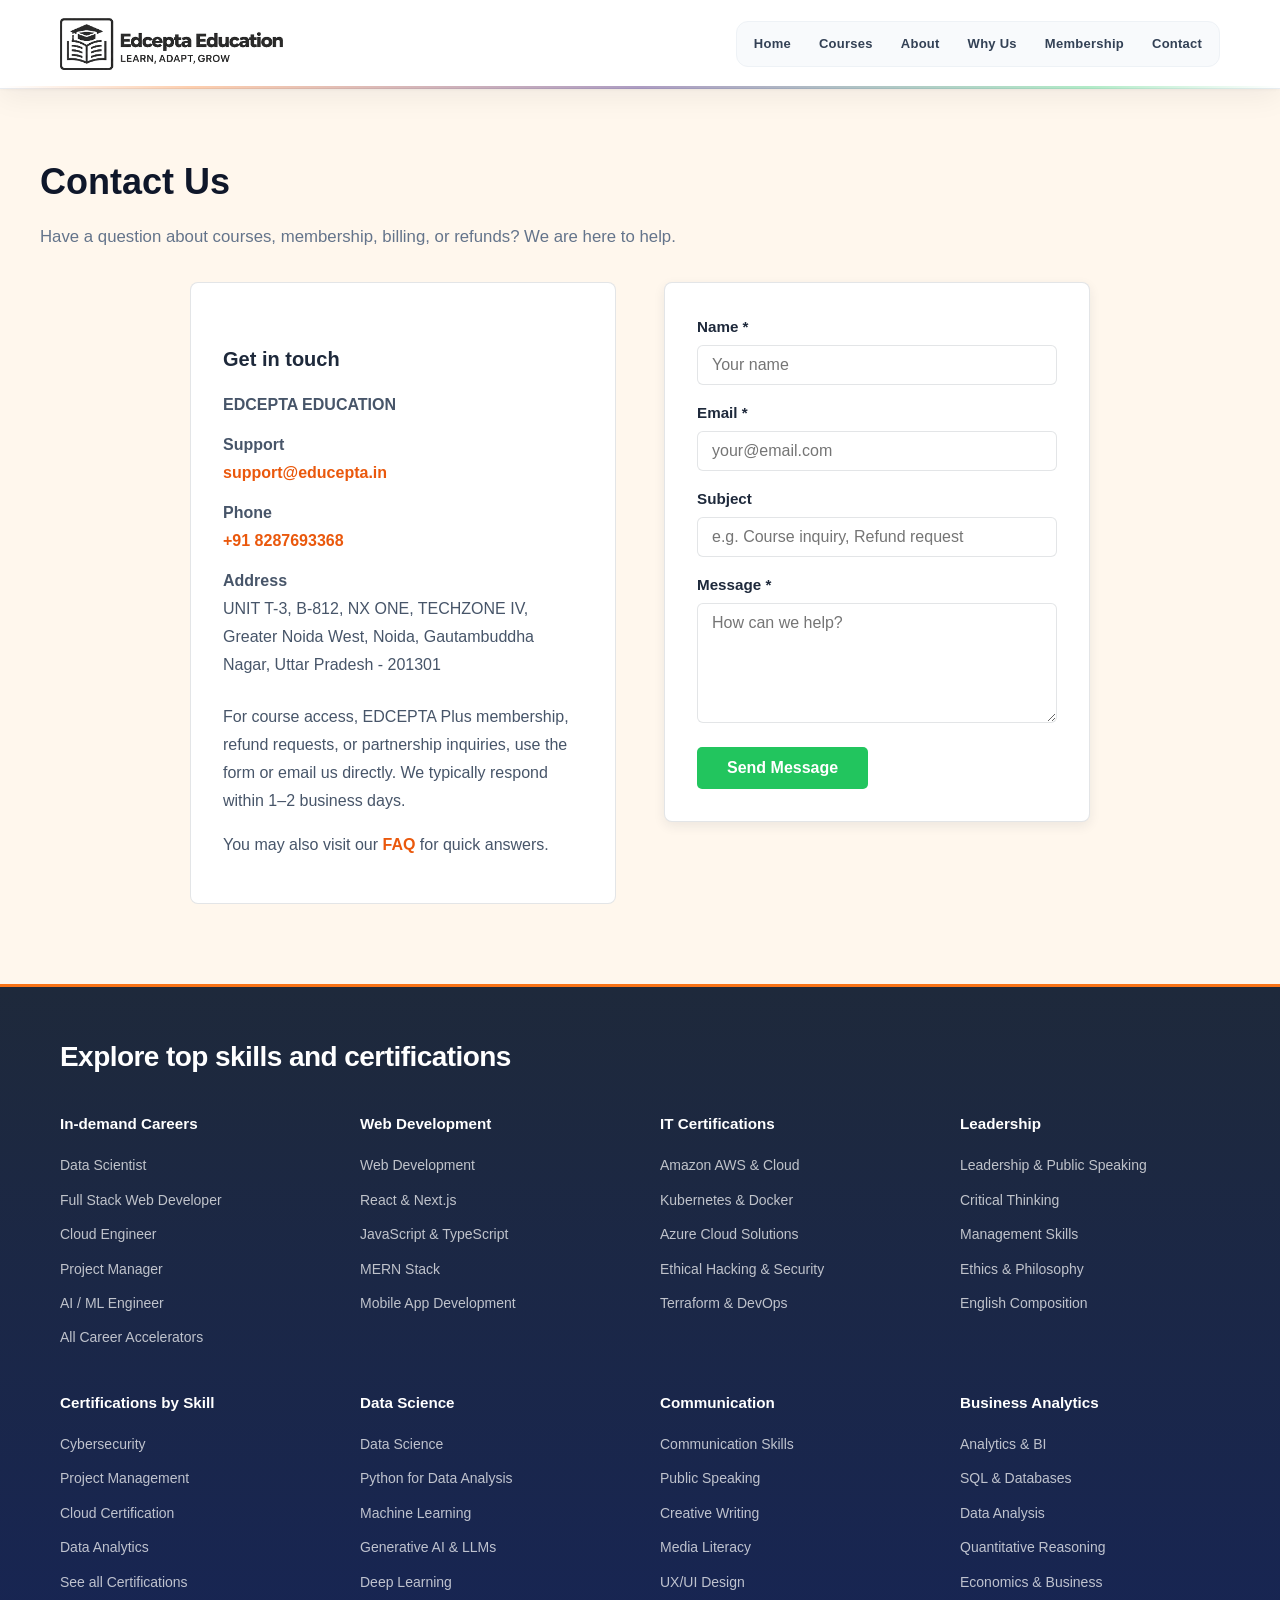
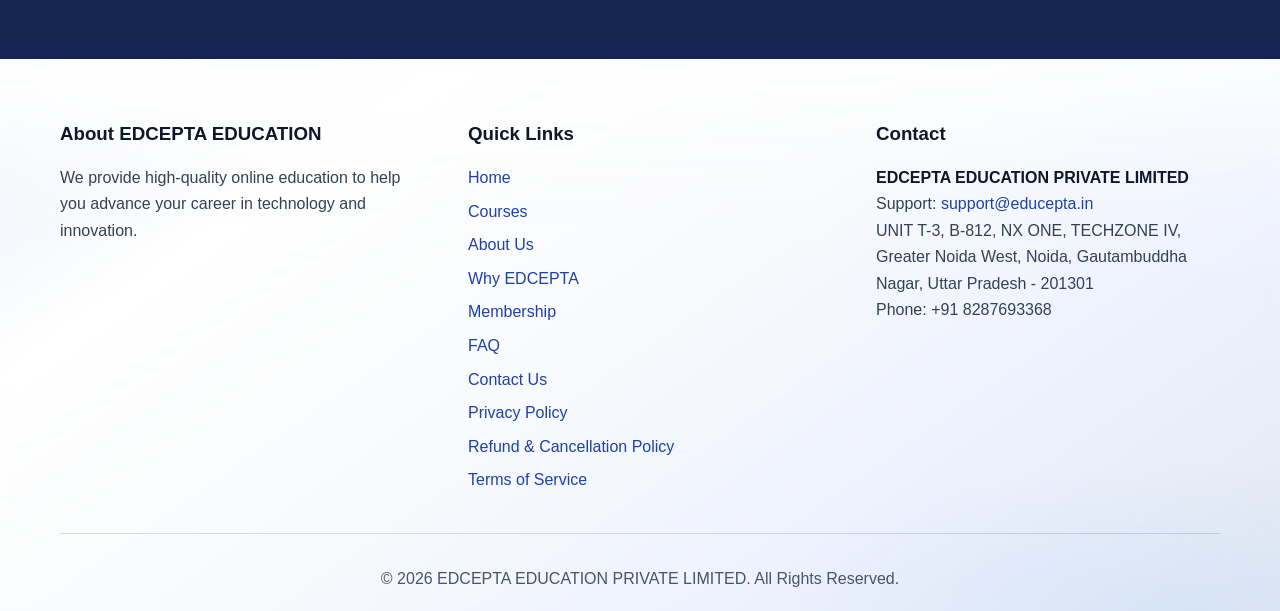
<file: contact.html>
<!DOCTYPE html>
<html lang="en">
<head>
    <meta charset="UTF-8">
    <meta name="viewport" content="width=device-width, initial-scale=1.0">
    <title>Contact Us - EDCEPTA EDUCATION</title>
    <link rel="stylesheet" href="styles.css?v=87">
    <link rel="stylesheet" href="js/info-page-fallback.css?v=1">
</head>
<body>
    <nav class="navbar">
        <div class="container">
            <div class="nav-wrapper">
                <a href="/" class="logo">
                    <img src="images/edcepta-logo.png?v=8" alt="EDCEPTA EDUCATION">
                </a>
                <ul class="nav-links">
                    <li><a href="/">Home</a></li>
                    <li><a href="/#courses">Courses</a></li>
                    <li><a href="/about.html">About</a></li>
                    <li><a href="/why-edcepta.html">Why Us</a></li>
                    <li><a href="/#membership">Membership</a></li>
                    <li><a href="/contact.html">Contact</a></li>
                </ul>
                <button class="hamburger" id="hamburger" type="button" aria-label="Open menu">☰</button>
            </div>
        </div>
    </nav>

    <main class="container info-page contact-page">
        <h1>Contact Us</h1>
        <p class="subtitle">Have a question about courses, membership, billing, or refunds? We are here to help.</p>

        <div class="contact-wrap">
            <div class="contact-info">
                <h2>Get in touch</h2>
                <p><strong>EDCEPTA EDUCATION</strong></p>
                <p><strong>Support</strong><br>
                <a href="mailto:support@educepta.in">support@educepta.in</a></p>
                <p><strong>Phone</strong><br>
                <a href="tel:+918287693368">+91 8287693368</a></p>
                <p><strong>Address</strong><br>
                UNIT T-3, B-812, NX ONE, TECHZONE IV, Greater Noida West, Noida, Gautambuddha Nagar, Uttar Pradesh - 201301</p>
                <p style="margin-top: 1.5rem;">For course access, EDCEPTA Plus membership, refund requests, or partnership inquiries, use the form or email us directly. We typically respond within 1–2 business days.</p>
                <p style="margin-top: 1rem;">You may also visit our <a href="/faq.html">FAQ</a> for quick answers.</p>
            </div>

            <div class="contact-form">
                <form id="contactForm" action="#" method="post">
                    <label for="name">Name *</label>
                    <input type="text" id="name" name="name" required placeholder="Your name">

                    <label for="email">Email *</label>
                    <input type="email" id="email" name="email" required placeholder="your@email.com">

                    <label for="subject">Subject</label>
                    <input type="text" id="subject" name="subject" placeholder="e.g. Course inquiry, Refund request">

                    <label for="message">Message *</label>
                    <textarea id="message" name="message" required placeholder="How can we help?"></textarea>

                    <button type="submit" class="btn btn-primary">Send Message</button>
                </form>
            </div>
        </div>
    </main>

    <footer class="site-footer" aria-label="Site footer"></footer>
    <script src="js/site-footer.js?v=7"></script>
    <script>
        document.getElementById('hamburger').addEventListener('click', function () {
            document.querySelector('.nav-links').classList.toggle('active');
        });
        document.getElementById('contactForm').addEventListener('submit', function (e) {
            e.preventDefault();
            alert('Thank you for your message. We will get back to you soon at the email you provided.');
            this.reset();
        });
    </script>
</body>
</html>
</file>
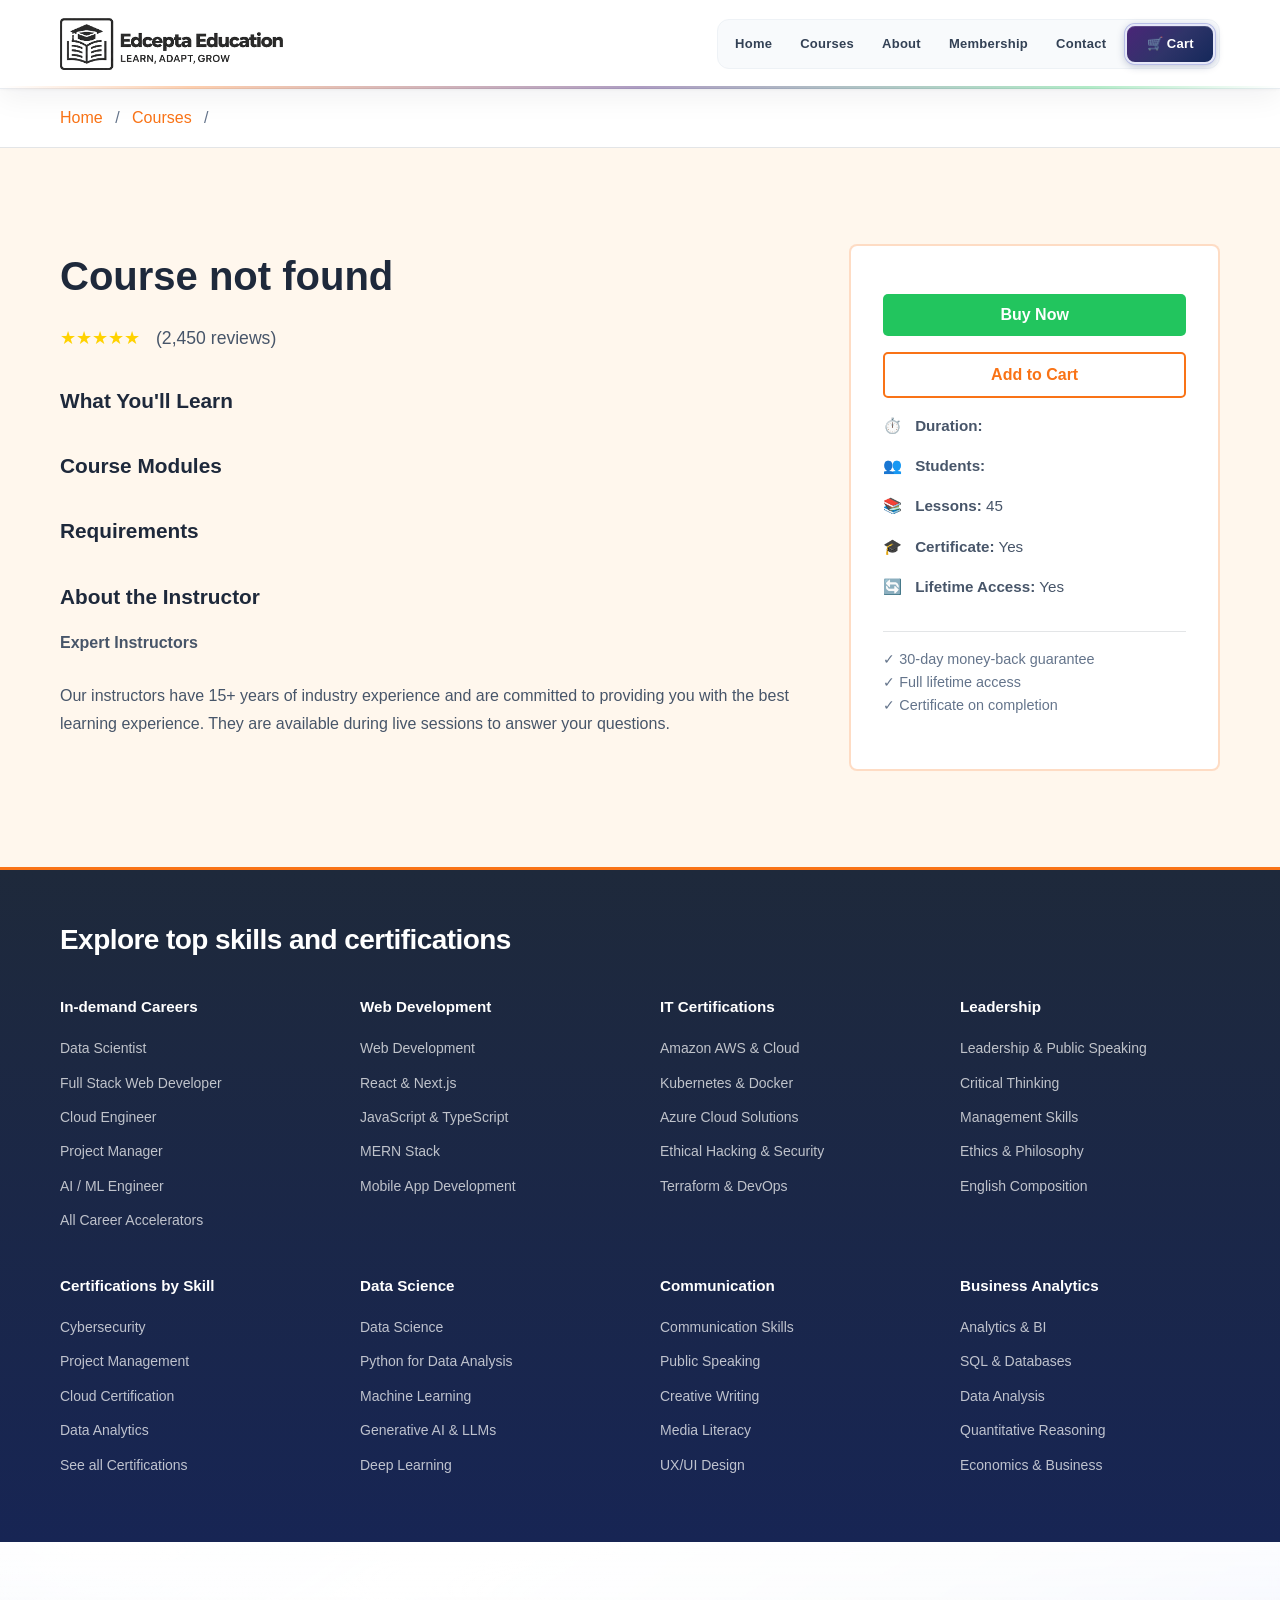
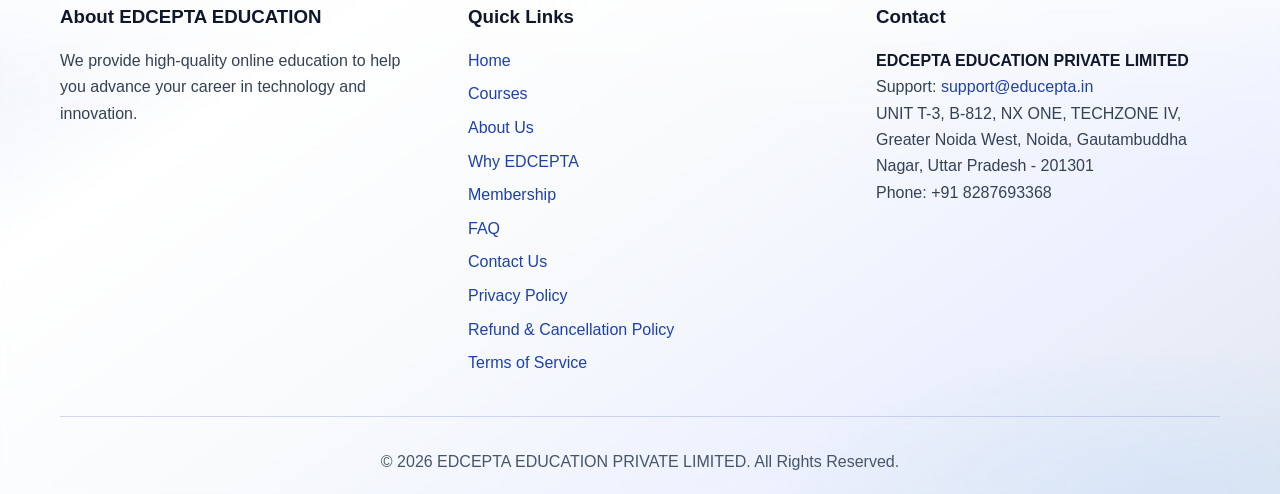
<file: course-details.html>
<!DOCTYPE html>
<html lang="en">
<head>
    <meta charset="UTF-8">
    <meta name="viewport" content="width=device-width, initial-scale=1.0">
    <title>EDCEPTA EDUCATION</title>
    <link rel="stylesheet" href="styles.css?v=87">
    <style>
        .course-details-container {
            display: grid;
            grid-template-columns: 2fr 1fr;
            gap: 3rem;
            padding: 3rem 0;
        }

        .course-details-main h1 {
            font-size: 2.5rem;
            margin-bottom: 1rem;
            color: var(--text-primary);
        }

        .course-rating {
            display: flex;
            align-items: center;
            gap: 1rem;
            margin-bottom: 1rem;
            font-size: 1.1rem;
            color: var(--text-secondary);
        }

        .stars {
            color: #ffd200;
        }

        .course-details-main p {
            margin-bottom: 1.5rem;
            line-height: 1.8;
            color: var(--text-secondary);
        }

        .course-details-section {
            margin: 2rem 0;
        }

        .course-details-section h3 {
            font-size: 1.3rem;
            margin-bottom: 1rem;
            color: var(--text-primary);
        }

        .course-details-section ul {
            list-style: none;
            padding-left: 0;
        }

        .course-details-section li {
            padding: 0.8rem 0;
            border-bottom: 1px solid var(--border-color);
            color: var(--text-secondary);
        }

        .course-details-section li:before {
            content: "✓ ";
            color: var(--success-color);
            font-weight: bold;
            margin-right: 0.5rem;
        }

        .course-sidebar {
            position: sticky;
            top: 100px;
            background-color: var(--surface);
            border: 2px solid rgba(249, 115, 22, 0.25);
            border-radius: 8px;
            padding: 2rem;
            backdrop-filter: blur(10px);
            max-height: fit-content;
        }

        .course-sidebar-price {
            font-size: 2rem;
            color: var(--primary-color);
            font-weight: bold;
            margin-bottom: 1rem;
        }

        .course-sidebar-info {
            display: flex;
            flex-direction: column;
            gap: 1rem;
            margin-bottom: 2rem;
        }

        .sidebar-item {
            display: flex;
            align-items: center;
            gap: 0.8rem;
            font-size: 0.95rem;
            color: var(--text-secondary);
        }

        .sidebar-item strong {
            min-width: 100px;
        }

        .course-sidebar .btn {
            width: 100%;
            margin-bottom: 1rem;
        }

        .btn-secondary {
            background-color: transparent;
            color: var(--primary-color);
            border: 2px solid var(--primary-color);
        }

        .btn-secondary:hover {
            background-color: var(--primary-color);
            color: var(--bg-darkest);
        }

        .course-modules {
            margin: 2rem 0;
        }

        .module {
            background-color: var(--surface);
            padding: 1.5rem;
            margin-bottom: 1rem;
            border-radius: 8px;
            cursor: pointer;
            transition: all 0.3s ease;
            border: 1px solid var(--border-color);
        }

        .module:hover {
            box-shadow: 0 4px 12px rgba(249, 115, 22, 0.2);
            border-color: rgba(249, 115, 22, 0.35);
        }

        .module-header {
            display: flex;
            justify-content: space-between;
            align-items: center;
            color: var(--text-primary);
        }

        .module-title {
            font-weight: 600;
            font-size: 1.1rem;
        }

        .module-lessons {
            display: none;
            margin-top: 1rem;
            padding-top: 1rem;
            border-top: 1px solid var(--border-color);
        }

        .module.active .module-lessons {
            display: block;
        }

        .lesson {
            padding: 0.5rem 0;
            margin-left: 1rem;
            border-left: 2px solid var(--primary-color);
            padding-left: 1rem;
            color: var(--text-secondary);
        }

        .lesson-icon {
            margin-right: 0.5rem;
        }

        @media (max-width: 768px) {
            .course-details-container {
                grid-template-columns: 1fr;
            }

            .course-sidebar {
                position: relative;
                top: 0;
            }

            .course-details-main h1 {
                font-size: 1.8rem;
            }
        }
    </style>
</head>
<body>
    <!-- Navigation Bar -->
    <nav class="navbar">
        <div class="container">
            <div class="nav-wrapper">
                <a href="/" class="logo">
                    <img src="images/edcepta-logo.png?v=8" alt="EDCEPTA EDUCATION">
                </a>
                <ul class="nav-links">
                    <li><a href="/">Home</a></li>
                    <li><a href="/#courses">Courses</a></li>
                    <li><a href="/about">About</a></li>
                    <li><a href="/#membership">Membership</a></li>
                    <li><a href="/contact">Contact</a></li>
                    <li><a href="/checkout" class="nav-cart">🛒 Cart</a></li>
                </ul>
                <button class="hamburger" id="hamburger">☰</button>
            </div>
        </div>
    </nav>

    <!-- Breadcrumb -->
    <div style="padding: 1rem 0; background-color: var(--bg-card); border-bottom: 1px solid var(--border-color);">
        <div class="container">
            <a href="/" style="color: var(--primary-color); text-decoration: none;">Home</a>
            <span style="margin: 0 0.5rem; color: var(--text-tertiary);">/</span>
            <a href="/#courses" style="color: var(--primary-color); text-decoration: none;">Courses</a>
            <span style="margin: 0 0.5rem; color: var(--text-tertiary);">/</span>
            <span id="breadcrumbCourse" style="color: var(--text-secondary);"></span>
        </div>
    </div>

    <!-- Course Details Section -->
    <section style="padding: 3rem 0; background-color: var(--background);">
        <div class="container">
            <div class="course-details-container">
                <!-- Main Content -->
                <div class="course-details-main">
                    <h1 id="courseTitle"></h1>
                    <div class="course-rating">
                        <div class="stars">★★★★★</div>
                        <span>(2,450 reviews)</span>
                        <span id="courseEnrolled"></span>
                    </div>

                    <p id="courseDescription"></p>

                    <!-- What You'll Learn -->
                    <div class="course-details-section">
                        <h3>What You'll Learn</h3>
                        <ul id="learningPoints">
                            <!-- Populated by JavaScript -->
                        </ul>
                    </div>

                    <!-- Course Modules -->
                    <div class="course-details-section">
                        <h3>Course Modules</h3>
                        <div class="course-modules" id="courseModules">
                            <!-- Populated by JavaScript -->
                        </div>
                    </div>

                    <!-- Requirements -->
                    <div class="course-details-section">
                        <h3>Requirements</h3>
                        <ul id="requirements">
                            <!-- Populated by JavaScript -->
                        </ul>
                    </div>

                    <!-- Instructor -->
                    <div class="course-details-section">
                        <h3>About the Instructor</h3>
                        <p><strong>Expert Instructors</strong></p>
                        <p>Our instructors have 15+ years of industry experience and are committed to providing you with the best learning experience. They are available during live sessions to answer your questions.</p>
                    </div>
                </div>

                <!-- Sidebar -->
                <div class="course-sidebar">
                    <div class="course-sidebar-price" id="courseSidebarPrice"></div>
                    <button class="btn btn-primary" id="buyNowBtn">Buy Now</button>
                    <button class="btn btn-secondary" id="addCartBtn">Add to Cart</button>

                    <div class="course-sidebar-info">
                        <div class="sidebar-item">
                            <span>⏱️</span>
                            <span><strong>Duration:</strong> <span id="sideDuration"></span></span>
                        </div>
                        <div class="sidebar-item">
                            <span>👥</span>
                            <span><strong>Students:</strong> <span id="sideStudents"></span></span>
                        </div>
                        <div class="sidebar-item">
                            <span>📚</span>
                            <span><strong>Lessons:</strong> <span id="sideLessons">45</span></span>
                        </div>
                        <div class="sidebar-item">
                            <span>🎓</span>
                            <span><strong>Certificate:</strong> Yes</span>
                        </div>
                        <div class="sidebar-item">
                            <span>🔄</span>
                            <span><strong>Lifetime Access:</strong> Yes</span>
                        </div>
                    </div>

                    <div style="border-top: 1px solid var(--border-color); padding-top: 1rem;">
                        <p style="font-size: 0.9rem; color: var(--text-tertiary); margin-bottom: 1rem;">
                            ✓ 30-day money-back guarantee<br>
                            ✓ Full lifetime access<br>
                            ✓ Certificate on completion
                        </p>
                    </div>
                </div>
            </div>
        </div>
    </section>

    <footer class="site-footer" id="contact" aria-label="Site footer"></footer>
    <script src="js/site-footer.js?v=7"></script>

<script src="config.js"></script>
    <script src="data/courses_data.js?v=23"></script>
    <script src="script-api.js?v=5"></script>
    <script>
        // Get course from URL parameter (course ID)
        const urlParams = new URLSearchParams(window.location.search);
        const courseId = urlParams.get('id');
        
        let course = null;
        
        // Initialize page once course data is available
        async function initializePage() {
            console.log(`Loading course with ID: ${courseId}`);
            
            // Fetch course from API
            course = await getCourseById(courseId);
            
            if (!course) {
                console.error('Course not found');
                document.getElementById('courseTitle').textContent = 'Course not found';
                return;
            }
            
            console.log('Course loaded:', course);
            
            // Use actual course data from API
            document.getElementById('breadcrumbCourse').textContent = course.title;
            document.getElementById('courseTitle').textContent = course.title;
            document.getElementById('courseDescription').textContent = course.description || 'No description available';
            document.getElementById('courseEnrolled').textContent = `${course.students} students enrolled`;
            document.getElementById('courseSidebarPrice').textContent = `₹${course.price.toLocaleString()}`;
            document.getElementById('sideDuration').textContent = course.duration;
            document.getElementById('sideStudents').textContent = course.students;

            // Populate learning points from API data
            const learningList = document.getElementById('learningPoints');
            learningList.innerHTML = '';
            if (course.learningPoints && course.learningPoints.length > 0) {
                course.learningPoints.forEach(point => {
                    const li = document.createElement('li');
                    li.textContent = point;
                    learningList.appendChild(li);
                });
            }

            // Populate requirements from API data
            const requirementsList = document.getElementById('requirements');
            requirementsList.innerHTML = '';
            if (course.requirements && course.requirements.length > 0) {
                course.requirements.forEach(req => {
                    const li = document.createElement('li');
                    li.textContent = req;
                    requirementsList.appendChild(li);
                });
            }

            // Populate modules from API data
            const modulesContainer = document.getElementById('courseModules');
            modulesContainer.innerHTML = '';
            if (course.modules && course.modules.length > 0) {
                course.modules.forEach((module, index) => {
                    const moduleDiv = document.createElement('div');
                    moduleDiv.className = 'module';
                    moduleDiv.innerHTML = `
                        <div class="module-header">
                            <div class="module-title">${module.title}</div>
                            <div style="font-size: 1.2rem;">▼</div>
                        </div>
                        <div class="module-lessons">
                            ${module.lessons.map(lesson => `<div class="lesson"><span class="lesson-icon">📝</span>${lesson}</div>`).join('')}
                        </div>
                    `;
                    moduleDiv.addEventListener('click', function() {
                        this.classList.toggle('active');
                    });
                    modulesContainer.appendChild(moduleDiv);
                });
            }
        }

        // Call initializePage when page loads
        window.addEventListener('load', initializePage);

        // Buy Now - Redirect to checkout with this course
        document.addEventListener('DOMContentLoaded', function() {
            const buyNowBtn = document.getElementById('buyNowBtn');
            if (buyNowBtn) {
                buyNowBtn.addEventListener('click', function() {
                    if (!course) {
                        alert('Course not loaded yet');
                        return;
                    }

                    const item = {
                        id: course._id,
                        title: course.title,
                        price: course.price,
                        quantity: 1
                    };
                    // Replace any previous checkout (e.g. another course at a different price)
                    localStorage.setItem('selectedCourse', JSON.stringify(item));
                    localStorage.setItem('checkoutItems', JSON.stringify([item]));
                    localStorage.setItem('cart', JSON.stringify([item]));
                    window.location.href = '/checkout';
                });
            }

            // Add to Cart
            const addCartBtn = document.getElementById('addCartBtn');
            if (addCartBtn) {
                addCartBtn.addEventListener('click', function() {
                    if (!course) {
                        alert('Course not loaded yet');
                        return;
                    }

                    const cart = JSON.parse(localStorage.getItem('cart')) || [];
                    const courseItem = {
                        id: course._id,
                        title: course.title,
                        price: course.price,
                        quantity: 1
                    };
                    
                    const existingItem = cart.find(item => item.id === course._id);
                    if (!existingItem) {
                        cart.push(courseItem);
                        localStorage.setItem('cart', JSON.stringify(cart));
                        localStorage.setItem('checkoutItems', JSON.stringify(cart));
                        localStorage.removeItem('selectedCourse');
                        alert(`${course.title} added to cart!`);
                    } else {
                        alert('This course is already in your cart!');
                    }
                    window.location.href = '/checkout';
                });
            }
        });

        // Hamburger menu
        document.addEventListener('DOMContentLoaded', function() {
            const hamburger = document.getElementById('hamburger');
            const navLinks = document.querySelector('.nav-links');
            
            if (hamburger) {
                hamburger.addEventListener('click', function() {
                    navLinks.classList.toggle('active');
                });
            }

            document.querySelectorAll('.nav-links a').forEach(link => {
                link.addEventListener('click', function() {
                    navLinks?.classList.remove('active');
                });
            });
        });
    </script>
</body>
</html>
</file>
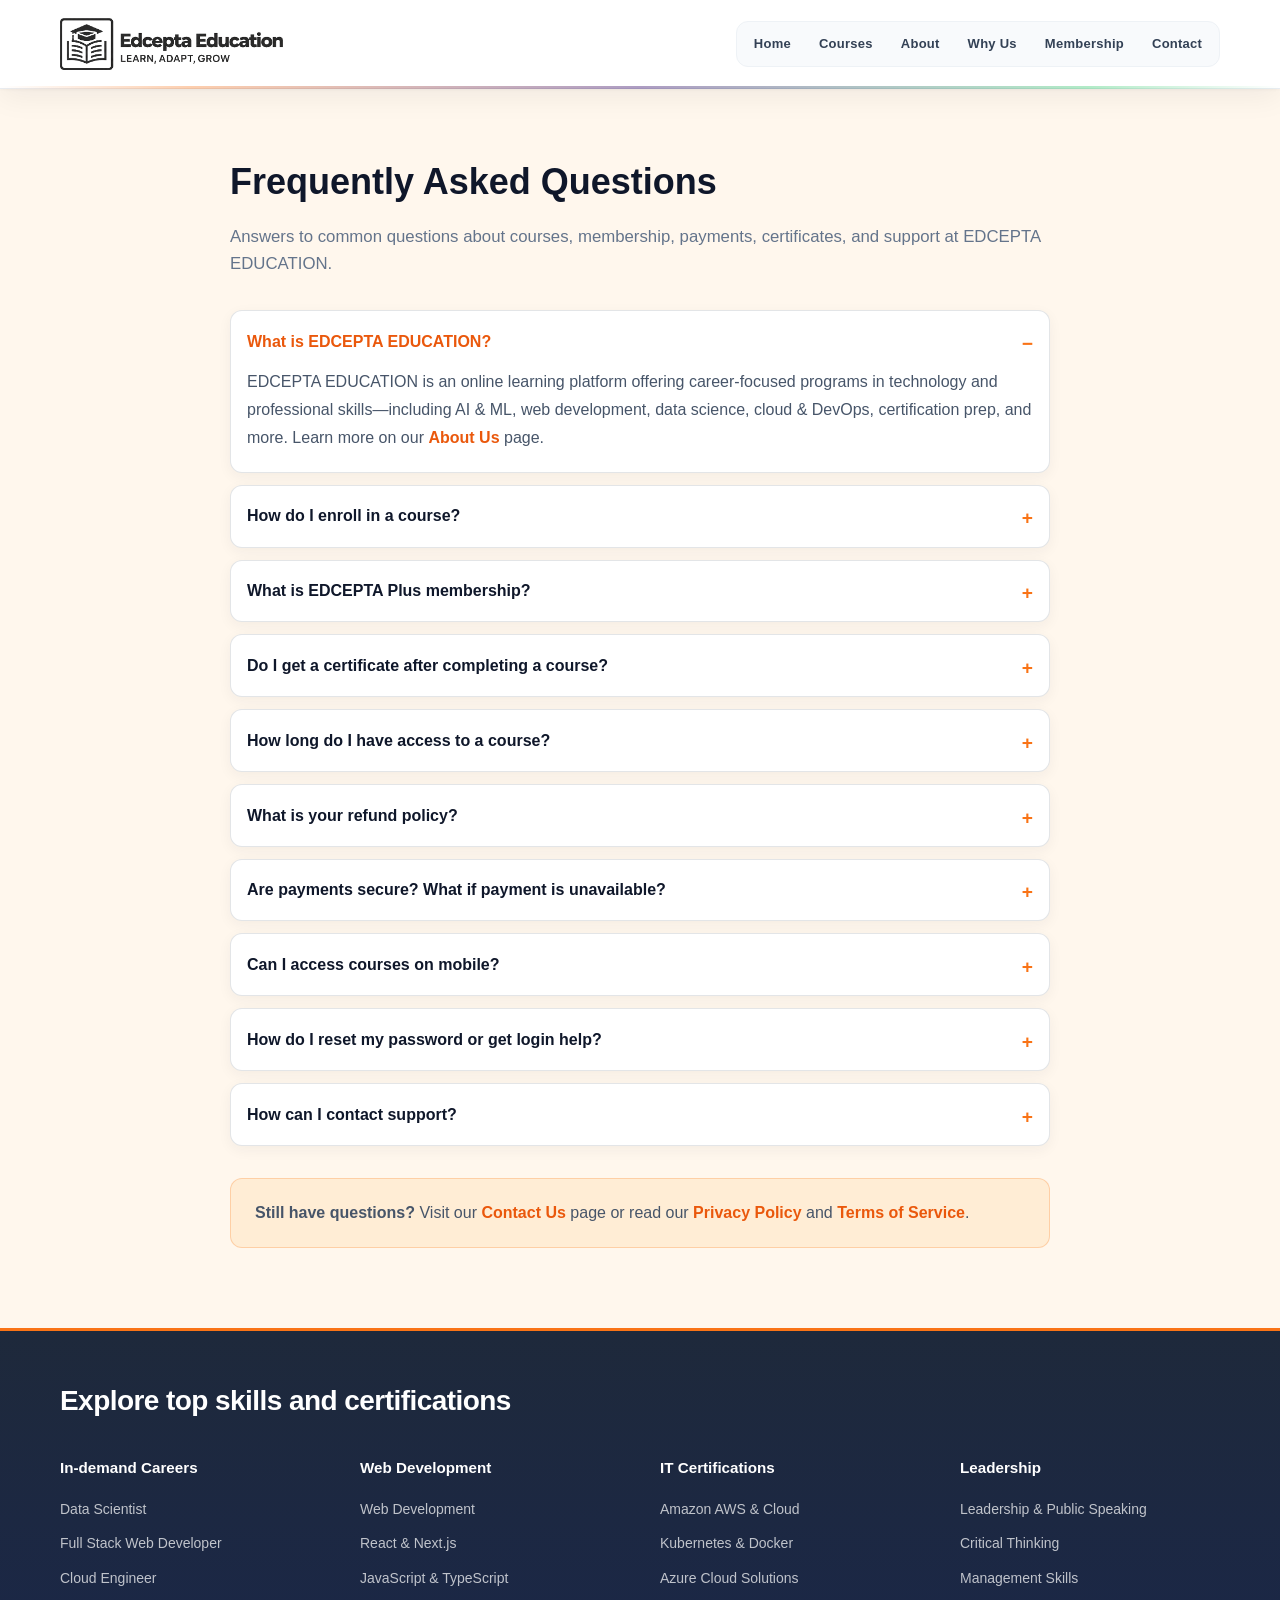
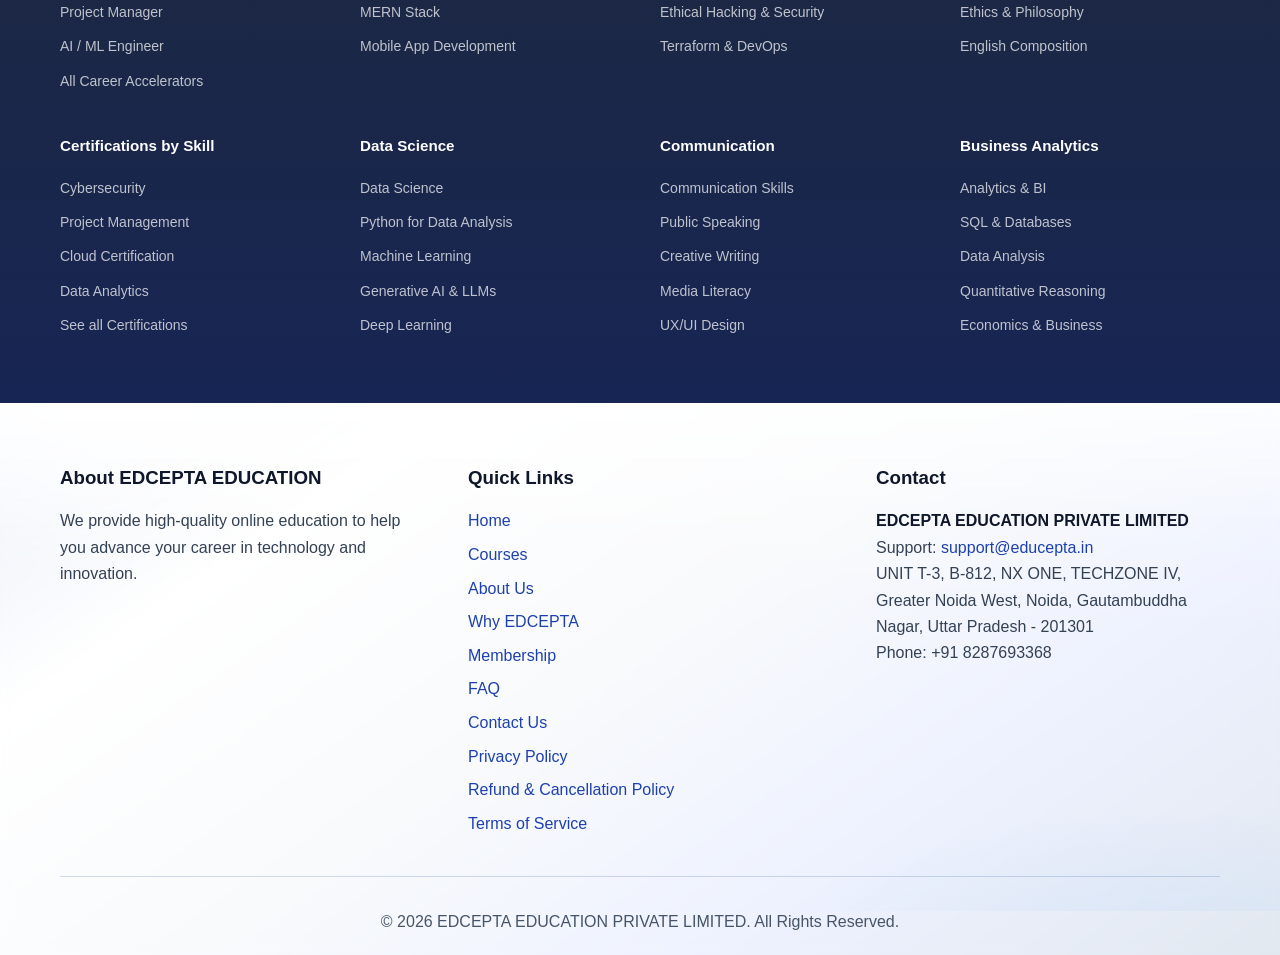
<file: faq.html>
<!DOCTYPE html>
<html lang="en">
<head>
    <meta charset="UTF-8">
    <meta name="viewport" content="width=device-width, initial-scale=1.0">
    <title>FAQ - EDCEPTA EDUCATION</title>
    <link rel="stylesheet" href="styles.css?v=87">
    <link rel="stylesheet" href="js/info-page-fallback.css?v=1">
</head>
<body>
    <nav class="navbar">
        <div class="container">
            <div class="nav-wrapper">
                <a href="/" class="logo">
                    <img src="images/edcepta-logo.png?v=8" alt="EDCEPTA EDUCATION">
                </a>
                <ul class="nav-links">
                    <li><a href="/">Home</a></li>
                    <li><a href="/#courses">Courses</a></li>
                    <li><a href="/about.html">About</a></li>
                    <li><a href="/why-edcepta.html">Why Us</a></li>
                    <li><a href="/#membership">Membership</a></li>
                    <li><a href="/contact.html">Contact</a></li>
                </ul>
                <button class="hamburger" id="hamburger" type="button" aria-label="Open menu">☰</button>
            </div>
        </div>
    </nav>

    <main class="container info-page faq-page">
        <h1>Frequently Asked Questions</h1>
        <p class="info-lead">Answers to common questions about courses, membership, payments, certificates, and support at EDCEPTA EDUCATION.</p>

        <div class="faq-list">
            <article class="faq-item">
                <details open>
                    <summary>What is EDCEPTA EDUCATION?</summary>
                    <p>EDCEPTA EDUCATION is an online learning platform offering career-focused programs in technology and professional skills—including AI &amp; ML, web development, data science, cloud &amp; DevOps, certification prep, and more. Learn more on our <a href="/about.html">About Us</a> page.</p>
                </details>
            </article>

            <article class="faq-item">
                <details>
                    <summary>How do I enroll in a course?</summary>
                    <p>Browse programs on the <a href="/#courses">Courses</a> page, select a course, and add it to your cart or choose Buy Now. Create a free account or sign in at <a href="/login">Login</a>, then complete checkout. Once enrolled, access your courses from your user dashboard.</p>
                </details>
            </article>

            <article class="faq-item">
                <details>
                    <summary>What is EDCEPTA Plus membership?</summary>
                    <p>EDCEPTA Plus is our annual membership plan (₹200/year) that includes member-only resources, priority support, live Q&amp;A sessions with educators, and a digital certificate when you complete your plan. See details on the <a href="/#membership">Membership</a> section of our homepage.</p>
                </details>
            </article>

            <article class="faq-item">
                <details>
                    <summary>Do I get a certificate after completing a course?</summary>
                    <p>Yes. Eligible programs include a certificate of completion from EDCEPTA EDUCATION when you finish the required lessons and assessments. Certification exam vouchers (AWS, CompTIA, PMI, etc.) are separate and subject to availability.</p>
                </details>
            </article>

            <article class="faq-item">
                <details>
                    <summary>How long do I have access to a course?</summary>
                    <p>Most purchased courses include lifetime access to materials on our platform, so you can revisit lessons and resources at your own pace. Specific terms may vary for bundles or promotions and will be shown at checkout.</p>
                </details>
            </article>

            <article class="faq-item">
                <details>
                    <summary>What is your refund policy?</summary>
                    <p>To be eligible for a full refund, send a cancellation request to <a href="mailto:support@educepta.in">support@educepta.in</a> within <strong>4 hours</strong> of purchase. Approved refunds are credited to your original payment method within 7 business days. Full details are in our <a href="/return-refund-policy.html">Refund &amp; Cancellation Policy</a>.</p>
                </details>
            </article>

            <article class="faq-item">
                <details>
                    <summary>Are payments secure? What if payment is unavailable?</summary>
                    <p>We use secure payment processing for purchases. If online payment is temporarily unavailable on the site, you may see a notice at checkout—please <a href="/contact.html">contact us</a> and our team will help you complete enrollment or answer billing questions.</p>
                </details>
            </article>

            <article class="faq-item">
                <details>
                    <summary>Can I access courses on mobile?</summary>
                    <p>Yes. EDCEPTA EDUCATION works in modern web browsers on desktop, tablet, and mobile devices so you can learn wherever you are.</p>
                </details>
            </article>

            <article class="faq-item">
                <details>
                    <summary>How do I reset my password or get login help?</summary>
                    <p>Go to the <a href="/login">Login</a> page and use the sign-in form with your registered email. If you cannot access your account, email <a href="mailto:support@educepta.in">support@educepta.in</a> with your registered email address and we will assist you.</p>
                </details>
            </article>

            <article class="faq-item">
                <details>
                    <summary>How can I contact support?</summary>
                    <p>Reach us via the <a href="/contact.html">Contact Us</a> page, email <a href="mailto:support@educepta.in">support@educepta.in</a>, or call +91 8287693368. We typically respond within 1–2 business days.</p>
                </details>
            </article>
        </div>

        <div class="faq-cta">
            <p style="margin:0;"><strong>Still have questions?</strong> Visit our <a href="/contact.html">Contact Us</a> page or read our <a href="/privacy-policy.html">Privacy Policy</a> and <a href="/terms-conditions.html">Terms of Service</a>.</p>
        </div>
    </main>

    <footer class="site-footer" aria-label="Site footer"></footer>
    <script src="js/site-footer.js?v=7"></script>
    <script>
        document.getElementById('hamburger').addEventListener('click', function () {
            document.querySelector('.nav-links').classList.toggle('active');
        });
    </script>
</body>
</html>
</file>
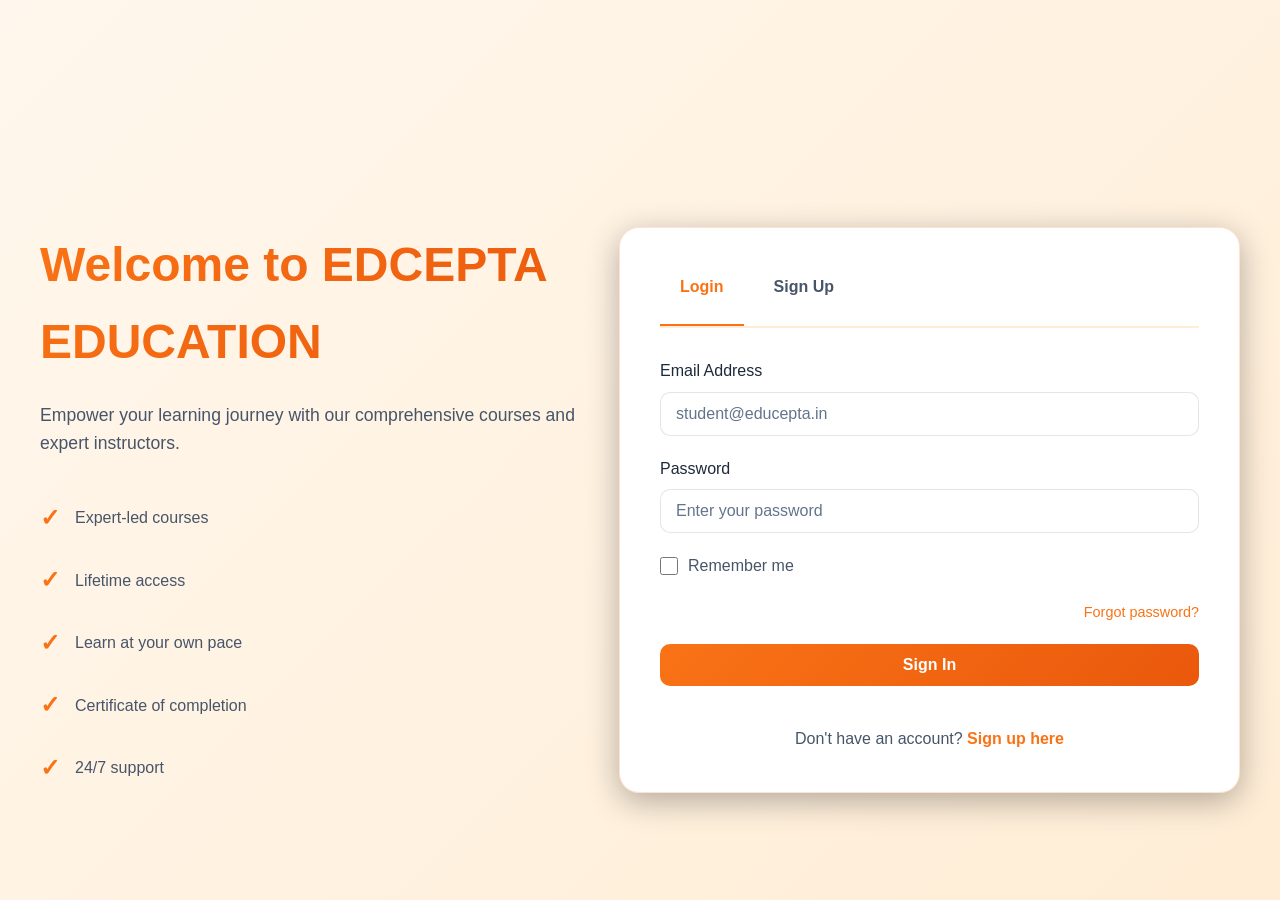
<file: login.html>
<!DOCTYPE html>
<html lang="en">
<head>
    <meta charset="UTF-8">
    <meta name="viewport" content="width=device-width, initial-scale=1.0">
    <title>EDCEPTA EDUCATION</title>
    <link rel="stylesheet" href="styles.css?v=87">
    <style>
        .login-container {
            min-height: 100vh;
            display: flex;
            align-items: center;
            justify-content: center;
            background: linear-gradient(135deg, var(--bg-darkest) 0%, var(--bg-dark) 100%);
            padding: 20px;
        }

        .login-wrapper {
            display: flex;
            width: 100%;
            max-width: 1200px;
            gap: 40px;
            align-items: flex-start;
        }

        .login-hero {
            flex: 1;
            color: var(--text-primary);
            padding-top: 14vh;
        }

        .login-hero h1 {
            font-size: 3rem;
            font-weight: 700;
            margin-bottom: 20px;
            background: linear-gradient(135deg, var(--primary-color), var(--primary-dark));
            -webkit-background-clip: text;
            -webkit-text-fill-color: transparent;
            background-clip: text;
        }

        .login-hero p {
            font-size: 1.1rem;
            color: var(--text-secondary);
            margin-bottom: 30px;
            line-height: 1.6;
        }

        .features-list {
            list-style: none;
            padding: 0;
        }

        .features-list li {
            padding: 12px 0;
            color: var(--text-secondary);
            display: flex;
            align-items: center;
            gap: 15px;
        }

        .features-list li:before {
            content: "✓";
            color: var(--primary-color);
            font-size: 1.5rem;
            font-weight: bold;
        }

        .login-card {
            flex: 1;
            background: var(--bg-card);
            backdrop-filter: blur(10px);
            border: 1px solid rgba(249, 115, 22, 0.2);
            border-radius: 20px;
            padding: 40px;
            box-shadow: 0 8px 32px rgba(0, 0, 0, 0.3);
            margin-top: 14vh;
        }

        .auth-tabs {
            display: flex;
            gap: 10px;
            margin-bottom: 30px;
            border-bottom: 2px solid var(--bg-dark);
            padding-bottom: 20px;
        }

        .auth-tab {
            padding: 10px 20px;
            background: none;
            border: none;
            color: var(--text-secondary);
            cursor: pointer;
            font-size: 1rem;
            font-weight: 600;
            transition: all 0.3s ease;
            position: relative;
        }

        .auth-tab.active {
            color: var(--primary-color);
        }

        .auth-tab.active::after {
            content: "";
            position: absolute;
            bottom: -20px;
            left: 0;
            right: 0;
            height: 2px;
            background: var(--primary-color);
        }

        .form-group {
            margin-bottom: 20px;
        }

        .form-group label {
            display: block;
            margin-bottom: 8px;
            color: var(--text-primary);
            font-weight: 500;
        }

        .form-group input {
            width: 100%;
            padding: 12px 15px;
            background: var(--surface);
            border: 1px solid var(--border-color);
            border-radius: 10px;
            color: var(--text-main);
            font-size: 1rem;
            transition: all 0.3s ease;
        }

        .form-group input::placeholder {
            color: var(--text-tertiary);
        }

        .form-group input:focus {
            outline: none;
            border-color: var(--primary-mint);
            box-shadow: 0 0 0 2px rgba(249, 115, 22, 0.25);
            background: var(--white);
            color: var(--text-main);
        }

        /* Keep inputs readable when browser autofills */
        .form-group input:-webkit-autofill,
        .form-group input:-webkit-autofill:hover,
        .form-group input:-webkit-autofill:focus,
        .form-group input:-webkit-autofill:active {
            -webkit-box-shadow: 0 0 0 30px var(--surface) inset !important;
            box-shadow: 0 0 0 30px var(--surface) inset !important;
            -webkit-text-fill-color: var(--text-main) !important;
            caret-color: var(--text-main);
        }

        .checkbox-group {
            display: flex;
            align-items: center;
            gap: 10px;
            margin-bottom: 20px;
        }

        .checkbox-group input[type="checkbox"] {
            width: 18px;
            height: 18px;
            cursor: pointer;
            accent-color: var(--primary-color);
        }

        .checkbox-group label {
            margin: 0;
            cursor: pointer;
            color: var(--text-secondary);
            font-weight: normal;
        }

        .forgot-password {
            text-align: right;
            margin-bottom: 20px;
        }

        .forgot-password a {
            color: var(--primary-color);
            text-decoration: none;
            font-size: 0.9rem;
            transition: all 0.3s ease;
        }

        .forgot-password a:hover {
            text-decoration: underline;
        }

        .btn-login {
            width: 100%;
            padding: 12px 20px;
            background: linear-gradient(135deg, var(--primary-color), var(--primary-dark));
            border: none;
            border-radius: 10px;
            color: var(--white);
            font-weight: 700;
            font-size: 1rem;
            cursor: pointer;
            transition: all 0.3s ease;
            margin-bottom: 20px;
        }

        .btn-login:hover {
            transform: translateY(-2px);
            box-shadow: 0 12px 24px rgba(249, 115, 22, 0.35);
        }

        .divider {
            display: flex;
            align-items: center;
            gap: 15px;
            margin: 25px 0;
            color: var(--text-tertiary);
        }

        .divider::before,
        .divider::after {
            content: "";
            flex: 1;
            height: 1px;
            background: var(--bg-dark);
        }

        .social-login {
            display: flex;
            gap: 15px;
            margin-bottom: 20px;
        }

        .social-btn {
            flex: 1;
            padding: 12px 20px;
            background: var(--bg-dark);
            border: 1px solid rgba(249, 115, 22, 0.25);
            border-radius: 10px;
            color: var(--text-primary);
            font-weight: 600;
            cursor: pointer;
            transition: all 0.3s ease;
        }

        .social-btn:hover {
            border-color: var(--primary-color);
            background: rgba(249, 115, 22, 0.08);
        }

        .auth-footer {
            text-align: center;
            color: var(--text-secondary);
            margin-top: 20px;
        }

        .auth-footer a {
            color: var(--primary-color);
            text-decoration: none;
            font-weight: 600;
            transition: all 0.3s ease;
        }

        .auth-footer a:hover {
            text-decoration: underline;
        }

        .role-selector {
            display: flex;
            gap: 15px;
            margin-bottom: 20px;
        }

        .role-option {
            flex: 1;
            padding: 12px;
            background: var(--bg-dark);
            border: 2px solid rgba(249, 115, 22, 0.25);
            border-radius: 10px;
            cursor: pointer;
            text-align: center;
            color: var(--text-secondary);
            font-weight: 600;
            transition: all 0.3s ease;
        }

        .role-option.selected {
            border-color: var(--primary-color);
            background: rgba(249, 115, 22, 0.12);
            color: var(--primary-color);
        }

        .error-message {
            background: rgba(255, 59, 48, 0.1);
            border: 1px solid rgba(255, 59, 48, 0.3);
            color: #FF3B30;
            padding: 12px;
            border-radius: 8px;
            margin-bottom: 20px;
            display: none;
        }

        .success-message {
            background: rgba(30, 144, 255, 0.1);
            border: 1px solid rgba(30, 144, 255, 0.3);
            color: #1E90FF;
            padding: 12px;
            border-radius: 8px;
            margin-bottom: 20px;
            display: none;
        }

        @media (max-width: 768px) {
            .login-wrapper {
                flex-direction: column;
                gap: 30px;
            }

            .login-hero {
                display: none;
            }

            .login-hero h1 {
                font-size: 2rem;
            }

            .login-card {
                padding: 30px;
            }
        }
    </style>
</head>
<body>
    <div class="login-container">
        <div class="login-wrapper">
            <div class="login-hero">
                <h1>Welcome to EDCEPTA EDUCATION</h1>
                <p>Empower your learning journey with our comprehensive courses and expert instructors.</p>
                <ul class="features-list">
                    <li>Expert-led courses</li>
                    <li>Lifetime access</li>
                    <li>Learn at your own pace</li>
                    <li>Certificate of completion</li>
                    <li>24/7 support</li>
                </ul>
            </div>

            <div class="login-card">
                <div class="auth-tabs">
                    <button class="auth-tab active" onclick="switchTab('login')">Login</button>
                    <button class="auth-tab" onclick="switchTab('register')">Sign Up</button>
                </div>

                <!-- Login Form -->
                <div id="login-form" class="auth-content">
                    <div class="error-message" id="loginError"></div>
                    
                    <div class="form-group">
                        <label for="loginEmail">Email Address</label>
                        <input type="email" id="loginEmail" placeholder="student@educepta.in" required>
                    </div>

                    <div class="form-group">
                        <label for="loginPassword">Password</label>
                        <input type="password" id="loginPassword" placeholder="Enter your password" required>
                    </div>

                    <div class="checkbox-group">
                        <input type="checkbox" id="rememberMe">
                        <label for="rememberMe">Remember me</label>
                    </div>

                    <div class="forgot-password">
                        <a href="#">Forgot password?</a>
                    </div>

                    <button class="btn-login" onclick="handleLogin()">Sign In</button>

                    <div class="auth-footer">
                        Don't have an account? <a href="#" onclick="switchTab('register')">Sign up here</a>
                    </div>
                </div>

                <!-- Register Form -->
                <div id="register-form" class="auth-content" style="display: none;">
                    <div class="success-message" id="registerSuccess"></div>
                    <div class="error-message" id="registerError"></div>

                    <div class="form-group">
                        <label>I am a:</label>
                        <div class="role-selector">
                            <div class="role-option selected" onclick="selectRole('student')">
                                👨‍🎓 Student
                            </div>
                            <div class="role-option" onclick="selectRole('admin')">
                                👤 Admin
                            </div>
                        </div>
                        <input type="hidden" id="registerRole" value="student">
                    </div>

                    <div class="form-group">
                        <label for="registerName">Full Name</label>
                        <input type="text" id="registerName" placeholder="Enter your full name" required>
                    </div>

                    <div class="form-group">
                        <label for="registerEmail">Email Address</label>
                        <input type="email" id="registerEmail" placeholder="Enter your email" required>
                    </div>

                    <div class="form-group">
                        <label for="registerPassword">Password</label>
                        <input type="password" id="registerPassword" placeholder="At least 8 characters" required>
                    </div>

                    <div class="form-group">
                        <label for="registerConfirmPassword">Confirm Password</label>
                        <input type="password" id="registerConfirmPassword" placeholder="Confirm your password" required>
                    </div>

                    <div class="checkbox-group">
                        <input type="checkbox" id="agreeTerms" required>
                        <label for="agreeTerms">I agree to the <a href="/terms-conditions.html" target="_blank" rel="noopener">Terms of Service</a></label>
                    </div>

                    <button class="btn-login" onclick="handleRegister()">Create Account</button>

                    <div class="auth-footer">
                        Already have an account? <a href="#" onclick="switchTab('login')">Sign in here</a>
                    </div>
                </div>
            </div>
        </div>
    </div>

    <script src="config.js"></script>
    <script src="data/courses_data.js?v=23"></script>
    <script src="script-api.js?v=5"></script>
    <script>
        function switchTab(tab) {
            const loginForm = document.getElementById('login-form');
            const registerForm = document.getElementById('register-form');
            const tabs = document.querySelectorAll('.auth-tab');

            tabs.forEach(t => t.classList.remove('active'));
            event.target.classList.add('active');

            if (tab === 'login') {
                loginForm.style.display = 'block';
                registerForm.style.display = 'none';
            } else {
                loginForm.style.display = 'none';
                registerForm.style.display = 'block';
            }
        }

        function selectRole(role) {
            document.getElementById('registerRole').value = role;
            const options = document.querySelectorAll('.role-option');
            options.forEach(opt => opt.classList.remove('selected'));
            event.target.closest('.role-option').classList.add('selected');
        }

        async function handleLogin() {
            const email = document.getElementById('loginEmail').value;
            const password = document.getElementById('loginPassword').value;
            const errorDiv = document.getElementById('loginError');

            errorDiv.style.display = 'none';

            if (!email || !password) {
                errorDiv.textContent = 'Please fill in all fields';
                errorDiv.style.display = 'block';
                return;
            }

            if (!/^[^\s@]+@[^\s@]+\.[^\s@]+$/.test(email)) {
                errorDiv.textContent = 'Please enter a valid email';
                errorDiv.style.display = 'block';
                return;
            }

            const loadingBtn = document.querySelector('#login-form .btn-login');
            const originalText = loadingBtn.textContent;
            loadingBtn.textContent = 'Logging in...';
            loadingBtn.disabled = true;

            try {
                const result = await loginUser(email, password);

                if (result.success) {
                    const user = result.data.user;
                    if (user.role === 'admin') {
                        window.location.href = '/admin-dashboard';
                    } else {
                        window.location.href = '/user-dashboard';
                    }
                } else {
                    errorDiv.textContent = result.error || 'Invalid credentials';
                    errorDiv.style.display = 'block';
                }
            } catch (error) {
                errorDiv.textContent = 'An error occurred. Please try again.';
                errorDiv.style.display = 'block';
            } finally {
                loadingBtn.textContent = originalText;
                loadingBtn.disabled = false;
            }
        }

        async function handleRegister() {
            const name = document.getElementById('registerName').value;
            const email = document.getElementById('registerEmail').value;
            const password = document.getElementById('registerPassword').value;
            const confirmPassword = document.getElementById('registerConfirmPassword').value;
            const role = document.getElementById('registerRole').value || 'student';
            const agreeTerms = document.getElementById('agreeTerms').checked;
            const errorDiv = document.getElementById('registerError');
            const successDiv = document.getElementById('registerSuccess');

            errorDiv.style.display = 'none';
            successDiv.style.display = 'none';

            if (!name || !email || !password || !confirmPassword) {
                errorDiv.textContent = 'Please fill in all fields';
                errorDiv.style.display = 'block';
                return;
            }

            if (!/^[^\s@]+@[^\s@]+\.[^\s@]+$/.test(email)) {
                errorDiv.textContent = 'Please enter a valid email';
                errorDiv.style.display = 'block';
                return;
            }

            if (password.length < 8) {
                errorDiv.textContent = 'Password must be at least 8 characters';
                errorDiv.style.display = 'block';
                return;
            }

            if (password !== confirmPassword) {
                errorDiv.textContent = 'Passwords do not match';
                errorDiv.style.display = 'block';
                return;
            }

            if (!agreeTerms) {
                errorDiv.textContent = 'Please agree to the Terms & Conditions';
                errorDiv.style.display = 'block';
                return;
            }

            const loadingBtn = document.querySelector('#register-form .btn-login');
            const originalText = loadingBtn.textContent;
            loadingBtn.textContent = 'Creating Account...';
            loadingBtn.disabled = true;

            try {
                const result = await registerUser(name, email, password, role);

                if (result.success) {
                    successDiv.textContent = 'Account created successfully! Redirecting...';
                    successDiv.style.display = 'block';

                    setTimeout(() => {
                        const user = result.data.user;
                        if (user.role === 'admin') {
                            window.location.href = '/admin-dashboard';
                        } else {
                            window.location.href = '/user-dashboard';
                        }
                    }, 1500);
                } else {
                    errorDiv.textContent = result.error || 'Registration failed';
                    errorDiv.style.display = 'block';
                }
            } catch (error) {
                errorDiv.textContent = 'An error occurred. Please try again.';
                errorDiv.style.display = 'block';
            } finally {
                loadingBtn.textContent = originalText;
                loadingBtn.disabled = false;
            }
        }

        // Check if already logged in
        window.addEventListener('load', () => {
            const user = typeof getCurrentUser === 'function' ? getCurrentUser() : null;
            if (user) {
                if (user.role === 'admin') {
                    window.location.href = '/admin-dashboard';
                } else {
                    window.location.href = '/user-dashboard';
                }
            }
        });
    </script>
</body>
</html>
</file>
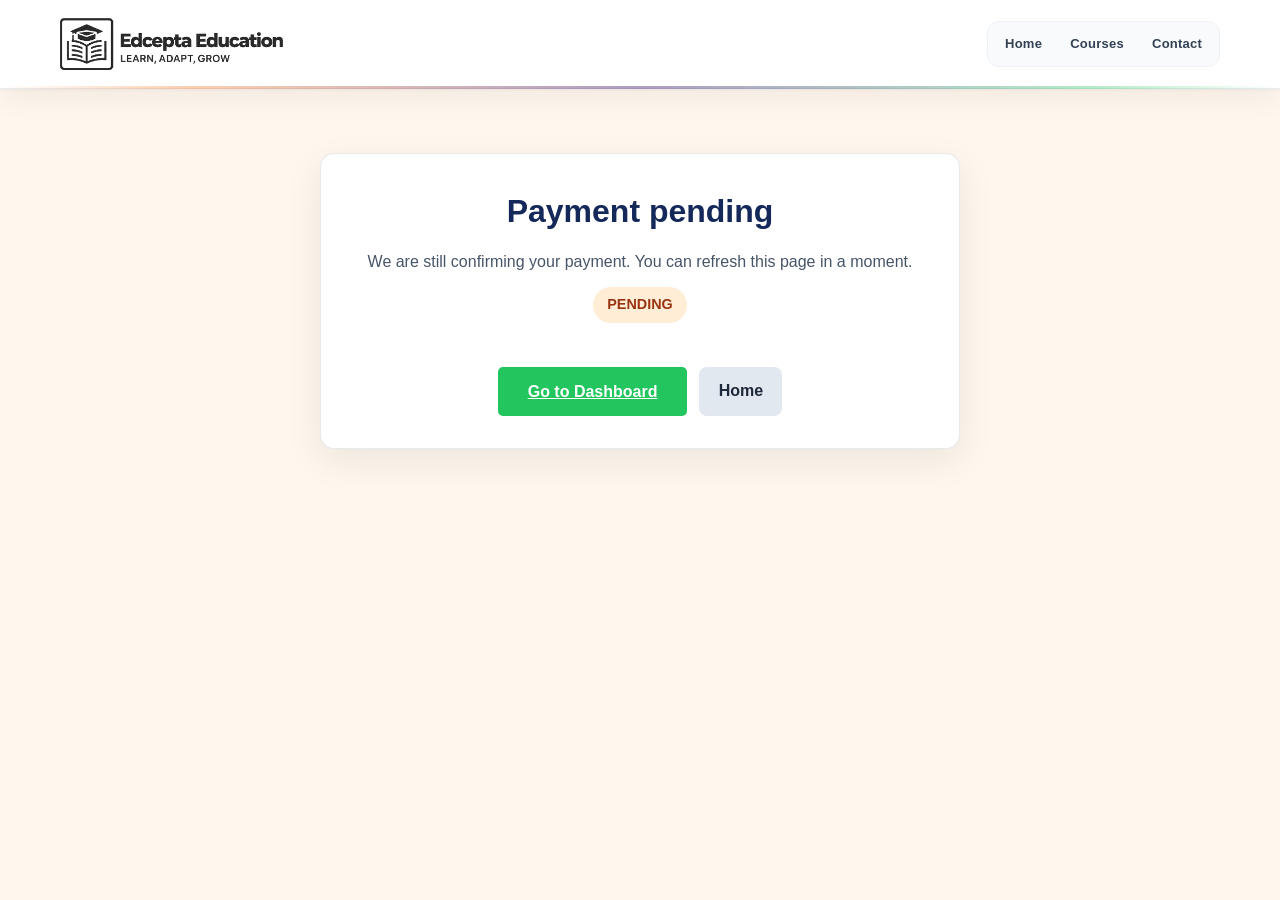
<file: payment-return.html>
<!DOCTYPE html>
<html lang="en">
<head>
    <meta charset="UTF-8">
    <meta name="viewport" content="width=device-width, initial-scale=1.0">
    <title>Payment Status - EDCEPTA EDUCATION</title>
    <link rel="stylesheet" href="styles.css?v=87">
    <style>
        .pay-return {
            max-width: 640px;
            margin: 4rem auto;
            padding: 2rem;
            background: #fff;
            border-radius: 14px;
            border: 1px solid rgba(30, 41, 59, 0.1);
            box-shadow: 0 12px 36px rgba(15, 23, 42, 0.08);
            text-align: center;
        }
        .pay-return h1 { margin-bottom: 0.75rem; color: #14285A; }
        .pay-return .status-badge {
            display: inline-block;
            margin: 0.75rem 0 1.25rem;
            padding: 0.4rem 0.9rem;
            border-radius: 999px;
            font-weight: 700;
            font-size: 0.9rem;
        }
        .status-badge.success { background: #dcfce7; color: #166534; }
        .status-badge.failed, .status-badge.failure { background: #fee2e2; color: #991b1b; }
        .status-badge.pending { background: #ffedd5; color: #9a3412; }
        .pay-meta { text-align: left; margin: 1.25rem 0; color: #475569; line-height: 1.7; }
        .pay-meta strong { color: #1e293b; }
        .pay-actions { display: flex; gap: 0.75rem; justify-content: center; flex-wrap: wrap; margin-top: 1.5rem; }
    </style>
</head>
<body>
    <nav class="navbar">
        <div class="container">
            <div class="nav-wrapper">
                <a href="/" class="logo">
                    <img src="images/edcepta-logo.png?v=8" alt="EDCEPTA EDUCATION">
                </a>
                <ul class="nav-links">
                    <li><a href="/">Home</a></li>
                    <li><a href="/#courses">Courses</a></li>
                    <li><a href="/contact.html">Contact</a></li>
                </ul>
            </div>
        </div>
    </nav>

    <main class="container">
        <div class="pay-return" id="payReturn">
            <h1>Checking payment…</h1>
            <p id="payMessage">Please wait while we confirm your payment status.</p>
            <div id="payBadge" class="status-badge pending" style="display:none;"></div>
            <div id="payMeta" class="pay-meta" style="display:none;"></div>
            <div class="pay-actions">
                <a class="btn btn-primary" href="/user-dashboard">Go to Dashboard</a>
                <a class="btn" href="/" style="background:#e2e8f0;color:#1e293b;text-decoration:none;padding:0.7rem 1.2rem;border-radius:8px;font-weight:600;">Home</a>
            </div>
        </div>
    </main>

    <script src="config.js"></script>
    <script>
        (function () {
            const params = new URLSearchParams(window.location.search);
            const orderid = params.get('orderid') || params.get('order_id') || localStorage.getItem('pendingPaymentOrderId') || '';
            let status = (params.get('status') || '').toLowerCase();
            const amount = params.get('amount') || '';
            const utr = params.get('utr') || '';

            const titleEl = document.querySelector('#payReturn h1');
            const msgEl = document.getElementById('payMessage');
            const badge = document.getElementById('payBadge');
            const meta = document.getElementById('payMeta');

            function render(finalStatus, data) {
                const s = (finalStatus || 'pending').toLowerCase();
                const ok = s === 'success' || s === 'paid' || s === 'captured';
                const fail = s === 'failed' || s === 'failure' || s === 'cancelled' || s === 'canceled';

                titleEl.textContent = ok ? 'Payment successful' : fail ? 'Payment failed' : 'Payment pending';
                badge.style.display = 'inline-block';
                badge.className = 'status-badge ' + (ok ? 'success' : fail ? 'failed' : 'pending');
                badge.textContent = ok ? 'SUCCESS' : fail ? 'FAILED' : 'PENDING';

                msgEl.textContent = ok
                    ? 'Thank you! Your payment was received. Course access will appear on your dashboard shortly.'
                    : fail
                    ? 'Your payment was not completed. You can try again from checkout or contact support.'
                    : 'We are still confirming your payment. You can refresh this page in a moment.';

                const rows = [];
                const oid = (data && data.orderid) || orderid;
                if (oid) rows.push('<div><strong>Order ID:</strong> ' + oid + '</div>');
                const amt = (data && data.amount) || amount;
                if (amt) rows.push('<div><strong>Amount:</strong> ₹' + amt + '</div>');
                const u = (data && data.utr) || utr;
                if (u) rows.push('<div><strong>UTR:</strong> ' + u + '</div>');
                if (rows.length) {
                    meta.style.display = 'block';
                    meta.innerHTML = rows.join('');
                }

                if (ok) {
                    localStorage.removeItem('checkoutItems');
                    localStorage.removeItem('cart');
                    localStorage.removeItem('selectedCourse');
                    localStorage.removeItem('pendingPaymentOrderId');
                }
            }

            async function checkStatus() {
                if (!orderid) {
                    render(status || 'pending', null);
                    return;
                }
                try {
                    const endpoints = (typeof CONFIG !== 'undefined' && CONFIG.PAYMENT_API)
                        ? CONFIG.PAYMENT_API.checkStatusCandidates
                        : ['/api/utility/checkstatus', '/api/utility-checkstatus.php'];
                    let data = null;
                    for (const url of endpoints) {
                        try {
                            const res = await fetch(url, {
                                method: 'POST',
                                headers: { 'Content-Type': 'application/json' },
                                body: JSON.stringify({ orderid: orderid })
                            });
                            if (!res.ok) continue;
                            data = await res.json();
                            if (data) break;
                        } catch (e) { /* try next */ }
                    }
                    const nested = data && data.data ? data.data : null;
                    const st = (nested && nested.status) || status || 'pending';
                    render(st, nested || { orderid: orderid, amount: amount, utr: utr });
                } catch (e) {
                    render(status || 'pending', { orderid: orderid, amount: amount, utr: utr });
                }
            }

            if (status) {
                render(status, { orderid: orderid, amount: amount, utr: utr });
            }
            checkStatus();
        })();
    </script>
</body>
</html>
</file>
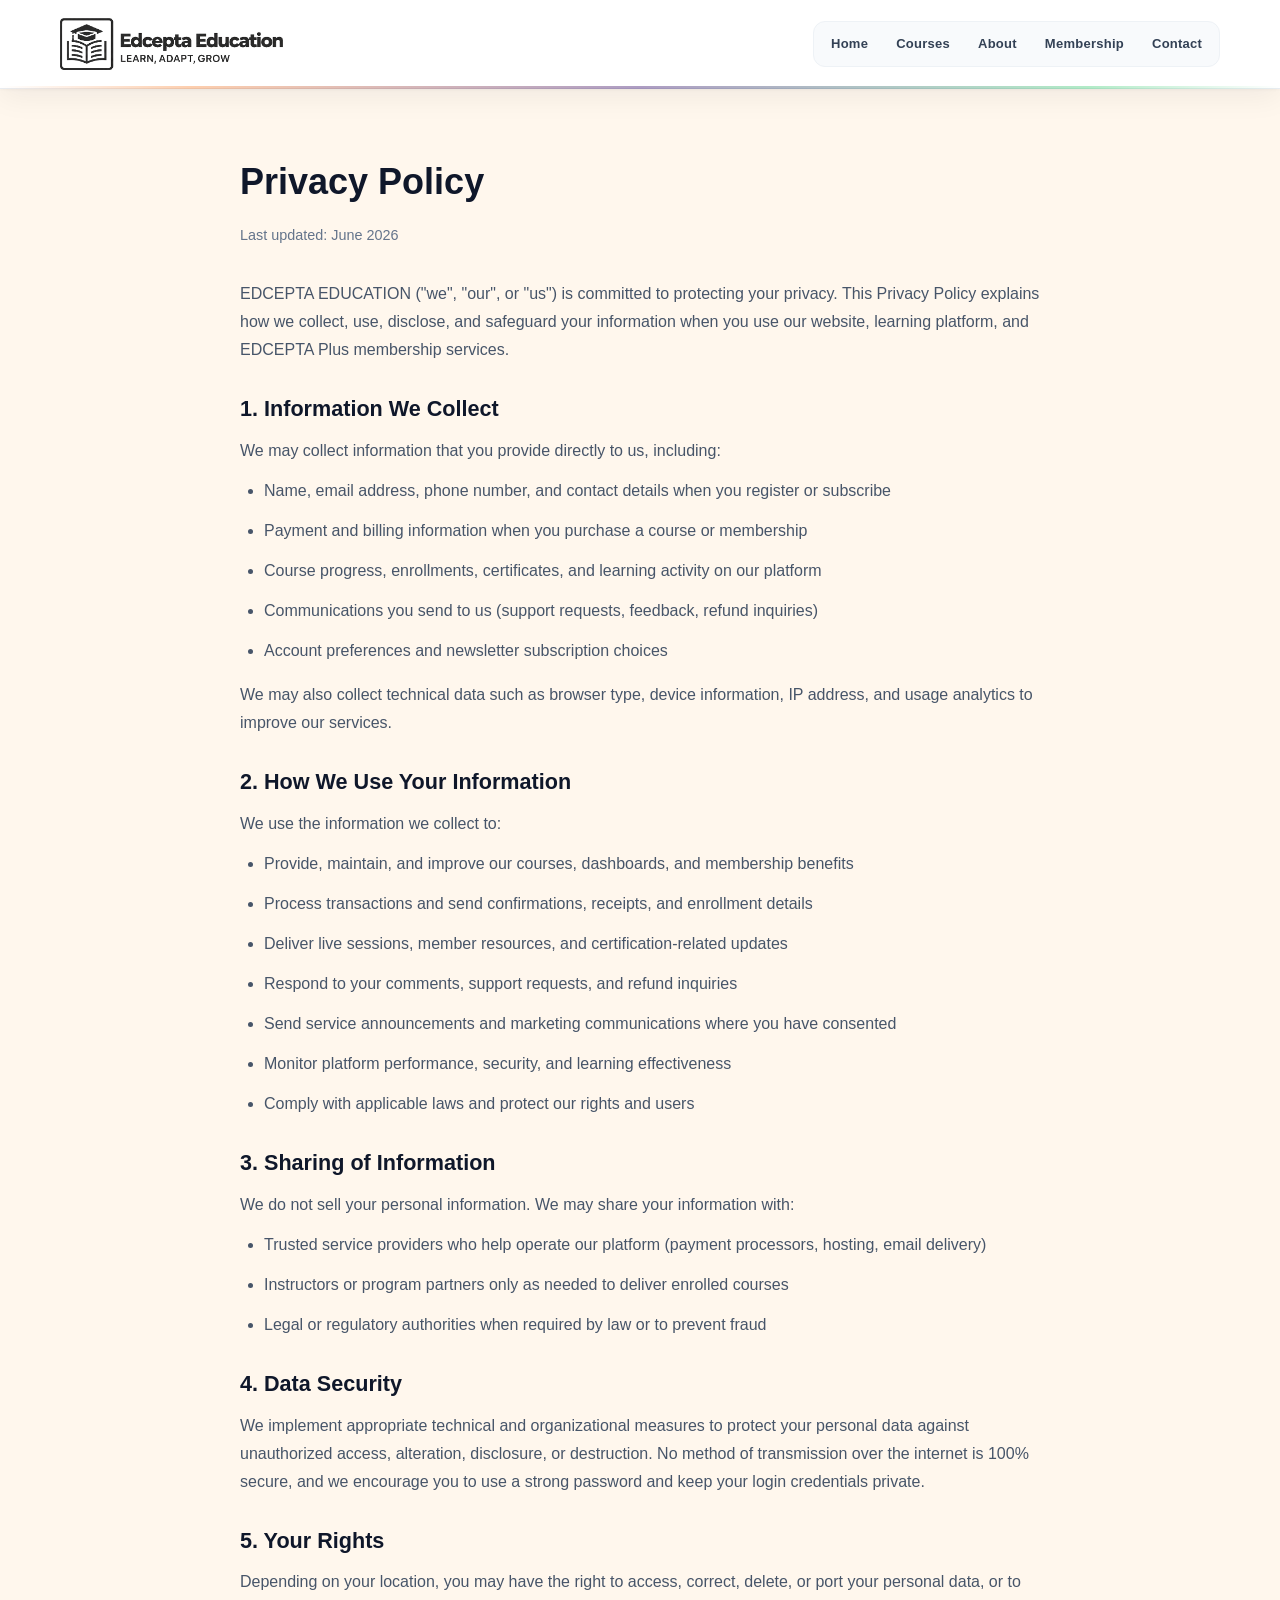
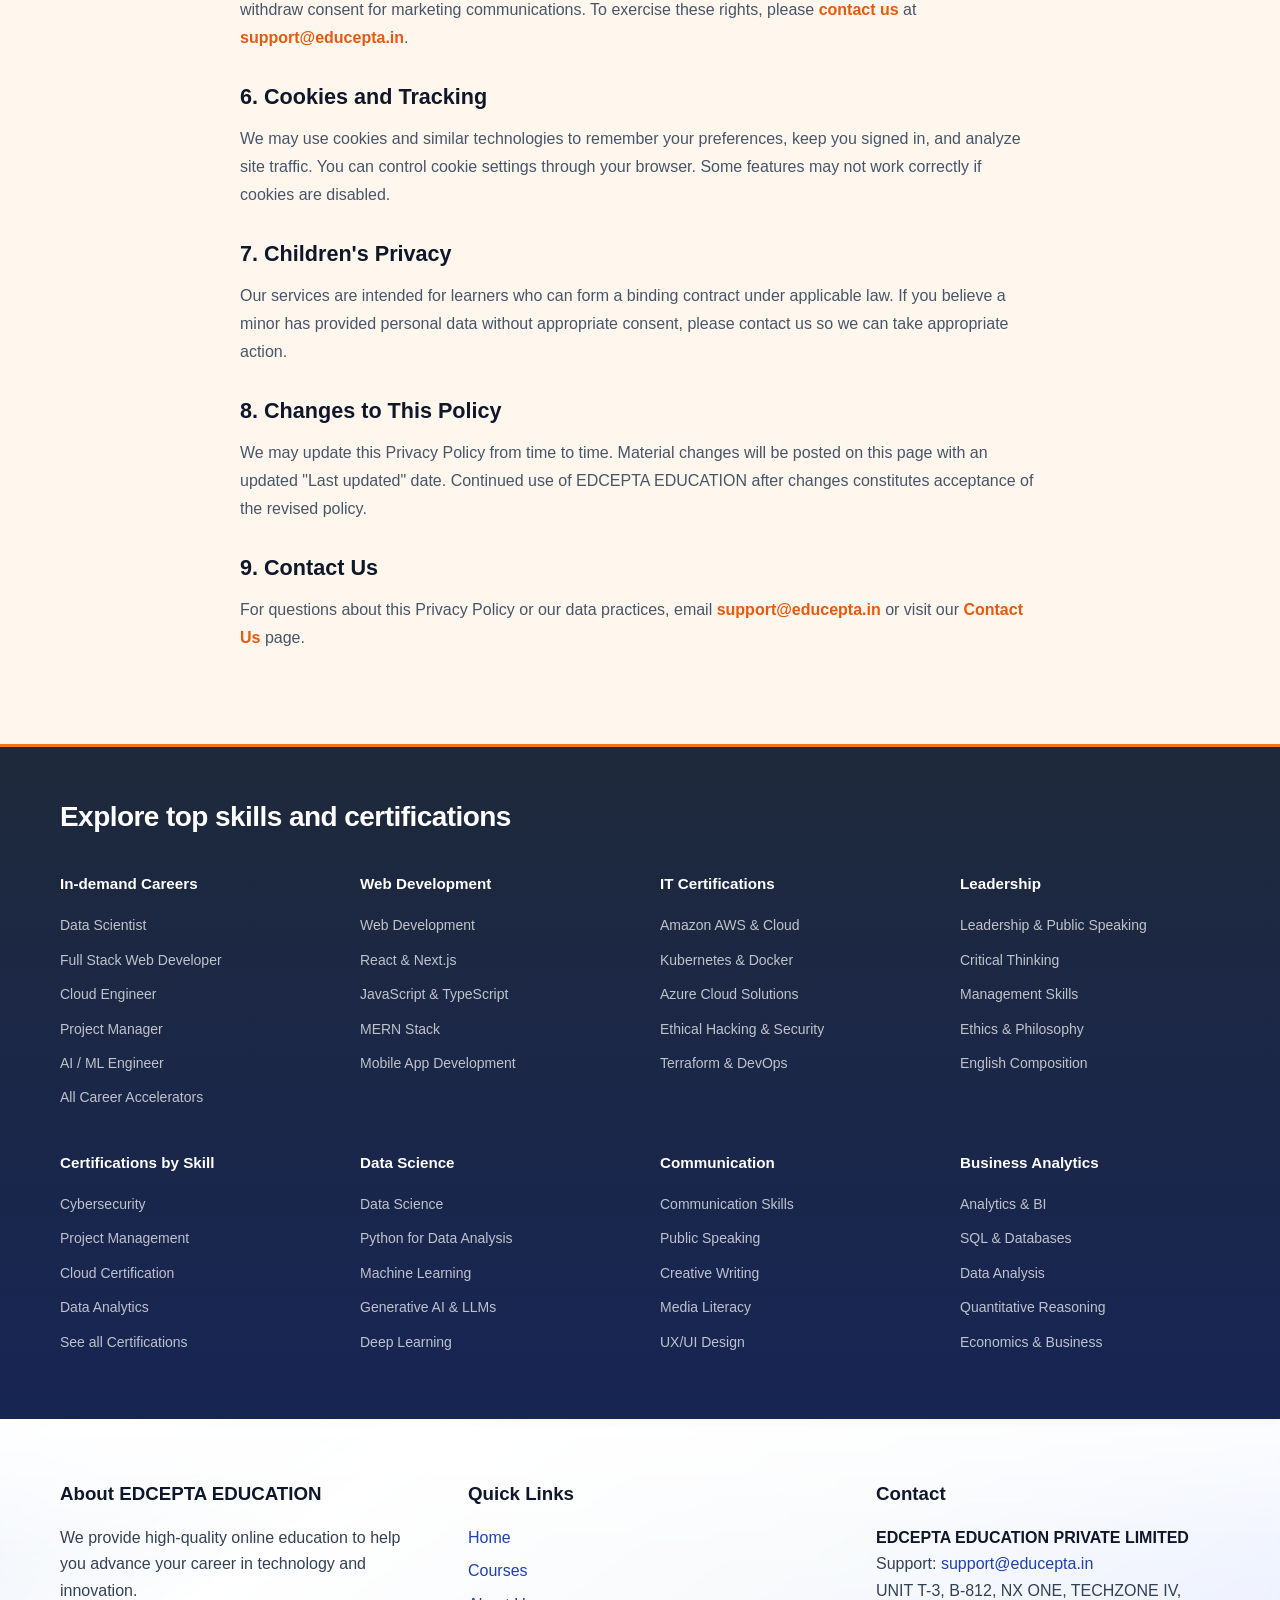
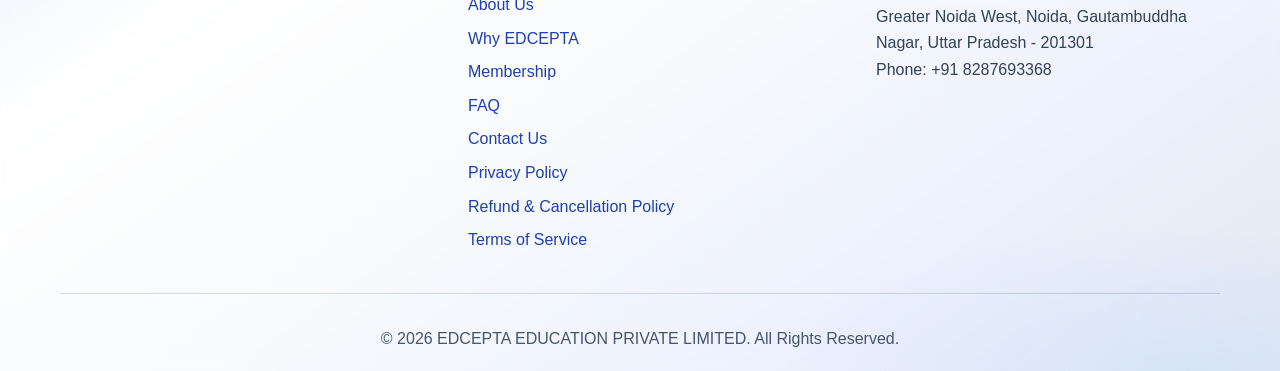
<file: privacy-policy.html>
<!DOCTYPE html>
<html lang="en">
<head>
    <meta charset="UTF-8">
    <meta name="viewport" content="width=device-width, initial-scale=1.0">
    <title>Privacy Policy - EDCEPTA EDUCATION</title>
    <link rel="stylesheet" href="styles.css?v=87">
    <link rel="stylesheet" href="js/info-page-fallback.css?v=1">
</head>
<body>
    <nav class="navbar">
        <div class="container">
            <div class="nav-wrapper">
                <a href="/" class="logo">
                    <img src="images/edcepta-logo.png?v=8" alt="EDCEPTA EDUCATION">
                </a>
                <ul class="nav-links">
                    <li><a href="/">Home</a></li>
                    <li><a href="/#courses">Courses</a></li>
                    <li><a href="/about.html">About</a></li>
                    <li><a href="/#membership">Membership</a></li>
                    <li><a href="/contact.html">Contact</a></li>
                </ul>
                <button class="hamburger" id="hamburger" type="button" aria-label="Open menu">☰</button>
            </div>
        </div>
    </nav>

    <main class="container info-page legal-page">
        <h1>Privacy Policy</h1>
        <p class="updated">Last updated: June 2026</p>

        <p>EDCEPTA EDUCATION ("we", "our", or "us") is committed to protecting your privacy. This Privacy Policy explains how we collect, use, disclose, and safeguard your information when you use our website, learning platform, and EDCEPTA Plus membership services.</p>

        <h2>1. Information We Collect</h2>
        <p>We may collect information that you provide directly to us, including:</p>
        <ul>
            <li>Name, email address, phone number, and contact details when you register or subscribe</li>
            <li>Payment and billing information when you purchase a course or membership</li>
            <li>Course progress, enrollments, certificates, and learning activity on our platform</li>
            <li>Communications you send to us (support requests, feedback, refund inquiries)</li>
            <li>Account preferences and newsletter subscription choices</li>
        </ul>
        <p>We may also collect technical data such as browser type, device information, IP address, and usage analytics to improve our services.</p>

        <h2>2. How We Use Your Information</h2>
        <p>We use the information we collect to:</p>
        <ul>
            <li>Provide, maintain, and improve our courses, dashboards, and membership benefits</li>
            <li>Process transactions and send confirmations, receipts, and enrollment details</li>
            <li>Deliver live sessions, member resources, and certification-related updates</li>
            <li>Respond to your comments, support requests, and refund inquiries</li>
            <li>Send service announcements and marketing communications where you have consented</li>
            <li>Monitor platform performance, security, and learning effectiveness</li>
            <li>Comply with applicable laws and protect our rights and users</li>
        </ul>

        <h2>3. Sharing of Information</h2>
        <p>We do not sell your personal information. We may share your information with:</p>
        <ul>
            <li>Trusted service providers who help operate our platform (payment processors, hosting, email delivery)</li>
            <li>Instructors or program partners only as needed to deliver enrolled courses</li>
            <li>Legal or regulatory authorities when required by law or to prevent fraud</li>
        </ul>

        <h2>4. Data Security</h2>
        <p>We implement appropriate technical and organizational measures to protect your personal data against unauthorized access, alteration, disclosure, or destruction. No method of transmission over the internet is 100% secure, and we encourage you to use a strong password and keep your login credentials private.</p>

        <h2>5. Your Rights</h2>
        <p>Depending on your location, you may have the right to access, correct, delete, or port your personal data, or to withdraw consent for marketing communications. To exercise these rights, please <a href="/contact.html">contact us</a> at <a href="mailto:support@educepta.in">support@educepta.in</a>.</p>

        <h2>6. Cookies and Tracking</h2>
        <p>We may use cookies and similar technologies to remember your preferences, keep you signed in, and analyze site traffic. You can control cookie settings through your browser. Some features may not work correctly if cookies are disabled.</p>

        <h2>7. Children's Privacy</h2>
        <p>Our services are intended for learners who can form a binding contract under applicable law. If you believe a minor has provided personal data without appropriate consent, please contact us so we can take appropriate action.</p>

        <h2>8. Changes to This Policy</h2>
        <p>We may update this Privacy Policy from time to time. Material changes will be posted on this page with an updated "Last updated" date. Continued use of EDCEPTA EDUCATION after changes constitutes acceptance of the revised policy.</p>

        <h2>9. Contact Us</h2>
        <p>For questions about this Privacy Policy or our data practices, email <a href="mailto:support@educepta.in">support@educepta.in</a> or visit our <a href="/contact.html">Contact Us</a> page.</p>
    </main>

    <footer class="site-footer" aria-label="Site footer"></footer>
    <script src="js/site-footer.js?v=7"></script>
    <script>
        document.getElementById('hamburger').addEventListener('click', function () {
            document.querySelector('.nav-links').classList.toggle('active');
        });
    </script>
</body>
</html>
</file>
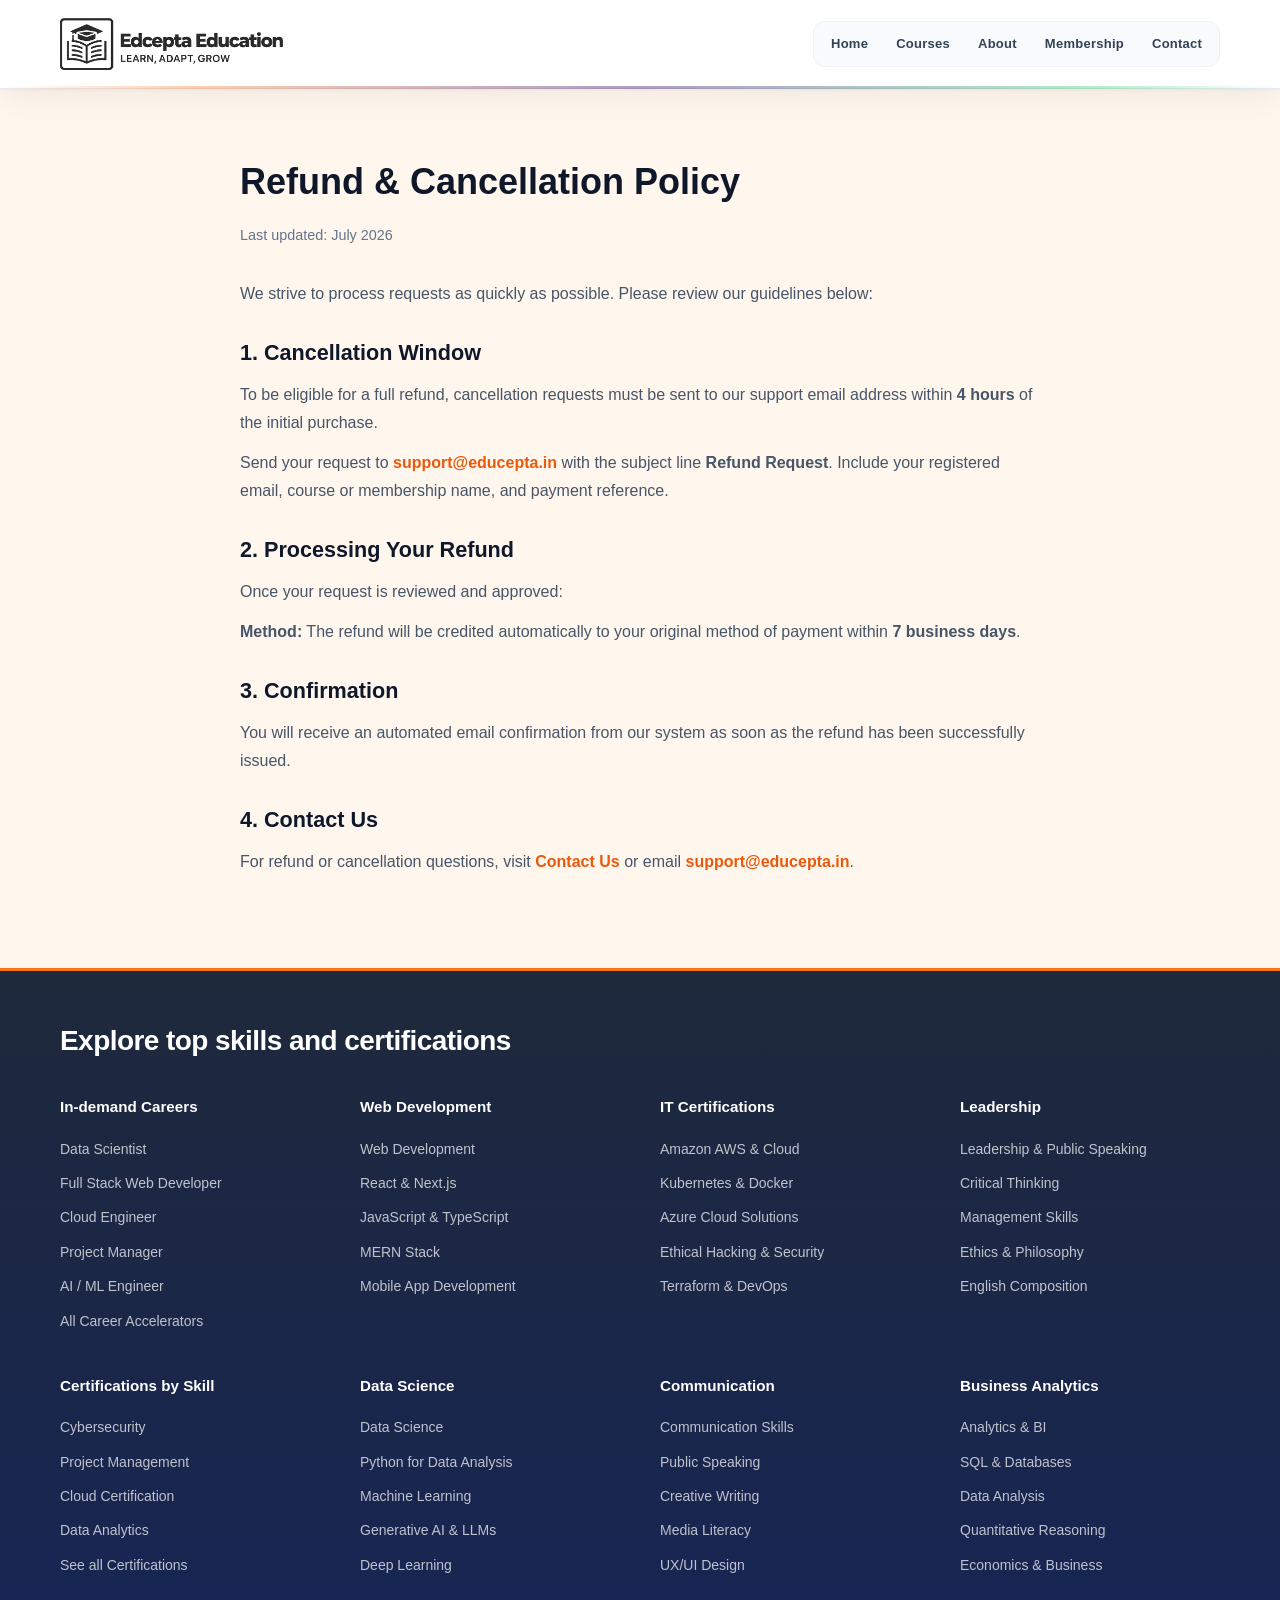
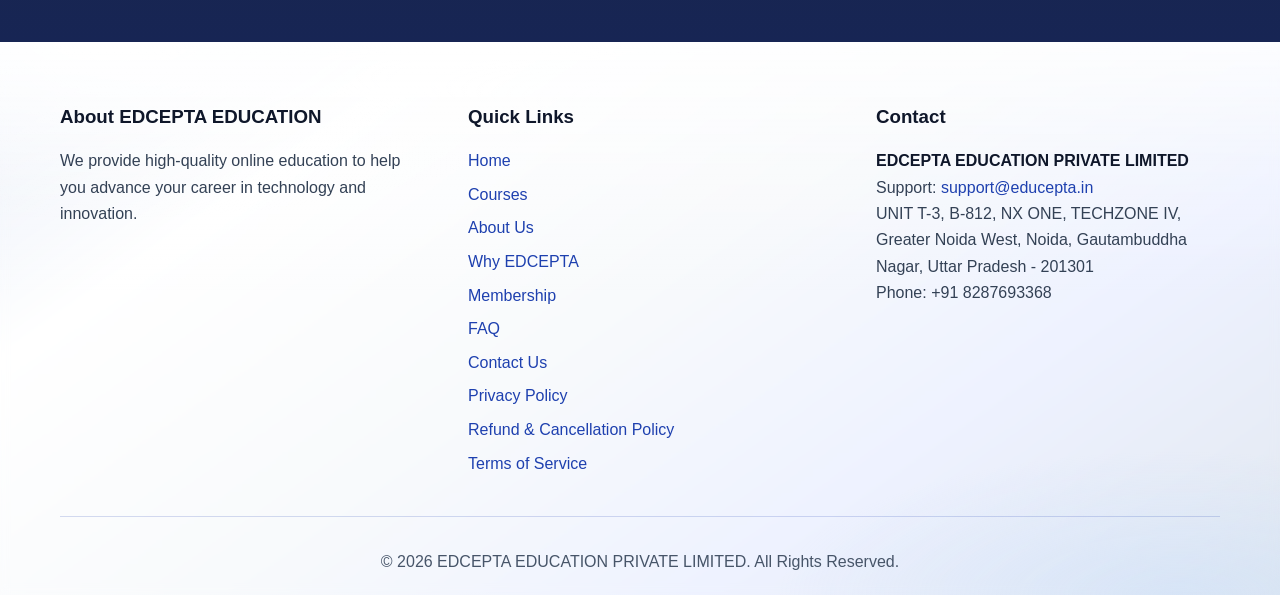
<file: return-refund-policy.html>
<!DOCTYPE html>
<html lang="en">
<head>
    <meta charset="UTF-8">
    <meta name="viewport" content="width=device-width, initial-scale=1.0">
    <title>Refund &amp; Cancellation Policy - EDCEPTA EDUCATION</title>
    <link rel="stylesheet" href="styles.css?v=87">
    <link rel="stylesheet" href="js/info-page-fallback.css?v=1">
</head>
<body>
    <nav class="navbar">
        <div class="container">
            <div class="nav-wrapper">
                <a href="/" class="logo">
                    <img src="images/edcepta-logo.png?v=8" alt="EDCEPTA EDUCATION">
                </a>
                <ul class="nav-links">
                    <li><a href="/">Home</a></li>
                    <li><a href="/#courses">Courses</a></li>
                    <li><a href="/about.html">About</a></li>
                    <li><a href="/#membership">Membership</a></li>
                    <li><a href="/contact.html">Contact</a></li>
                </ul>
                <button class="hamburger" id="hamburger" type="button" aria-label="Open menu">☰</button>
            </div>
        </div>
    </nav>

    <main class="container info-page legal-page">
        <h1>Refund &amp; Cancellation Policy</h1>
        <p class="updated">Last updated: July 2026</p>

        <p>We strive to process requests as quickly as possible. Please review our guidelines below:</p>

        <h2>1. Cancellation Window</h2>
        <p>To be eligible for a full refund, cancellation requests must be sent to our support email address within <strong>4 hours</strong> of the initial purchase.</p>
        <p>Send your request to <a href="mailto:support@educepta.in">support@educepta.in</a> with the subject line <strong>Refund Request</strong>. Include your registered email, course or membership name, and payment reference.</p>

        <h2>2. Processing Your Refund</h2>
        <p>Once your request is reviewed and approved:</p>
        <p><strong>Method:</strong> The refund will be credited automatically to your original method of payment within <strong>7 business days</strong>.</p>

        <h2>3. Confirmation</h2>
        <p>You will receive an automated email confirmation from our system as soon as the refund has been successfully issued.</p>

        <h2>4. Contact Us</h2>
        <p>For refund or cancellation questions, visit <a href="/contact.html">Contact Us</a> or email <a href="mailto:support@educepta.in">support@educepta.in</a>.</p>
    </main>

    <footer class="site-footer" aria-label="Site footer"></footer>
    <script src="js/site-footer.js?v=7"></script>
    <script>
        document.getElementById('hamburger').addEventListener('click', function () {
            document.querySelector('.nav-links').classList.toggle('active');
        });
    </script>
</body>
</html>
</file>
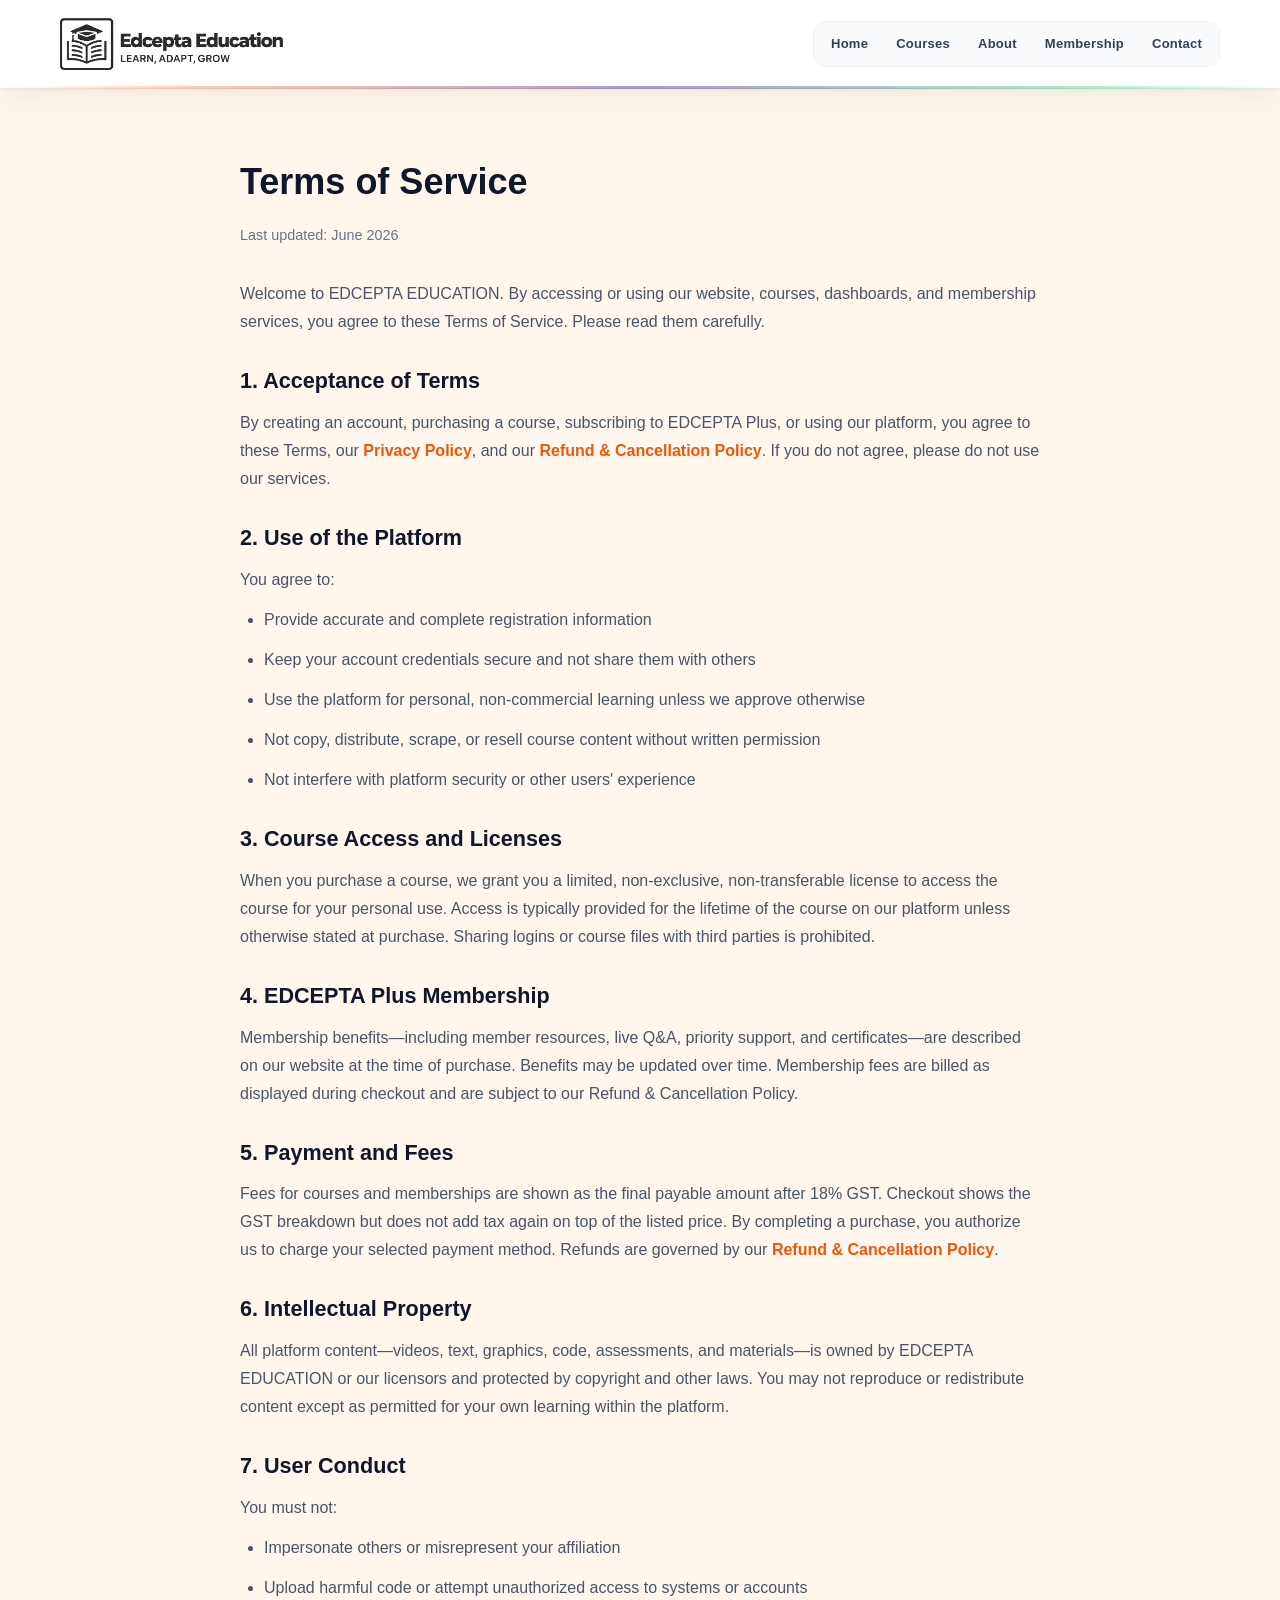
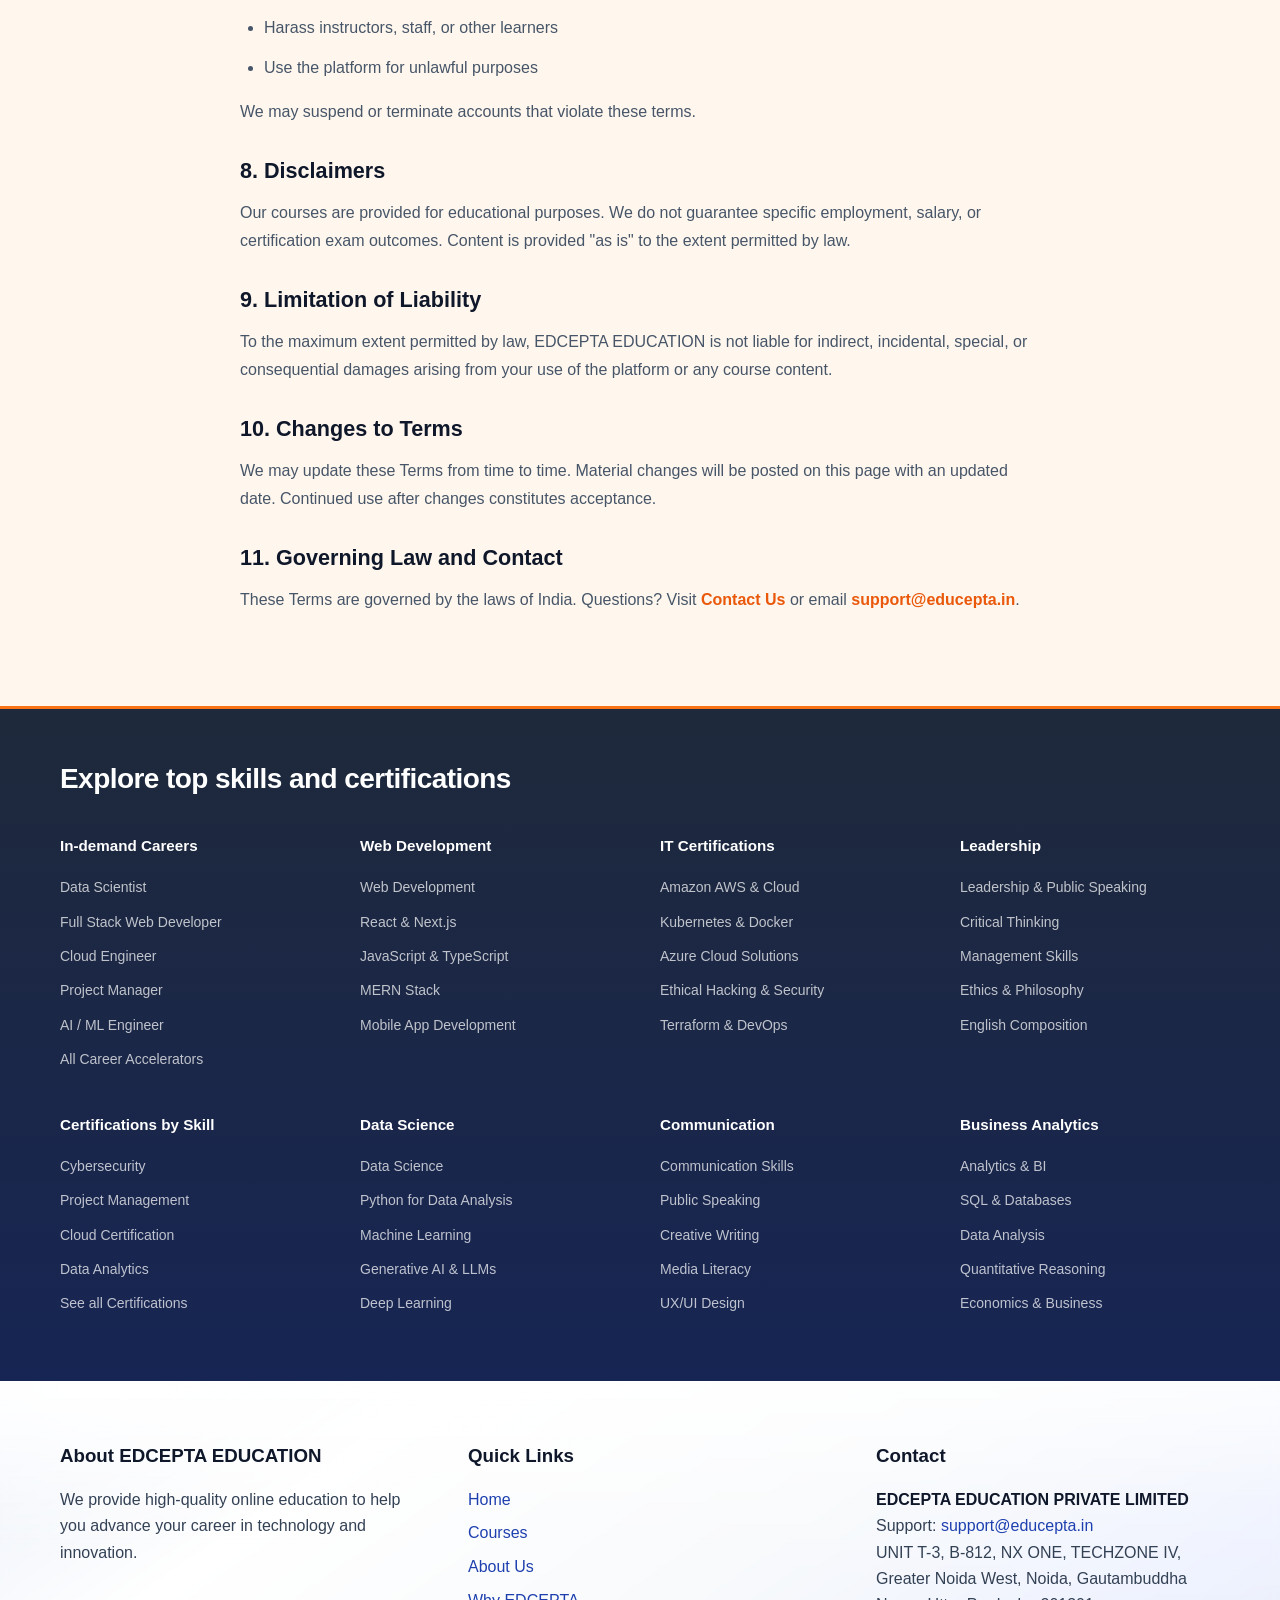
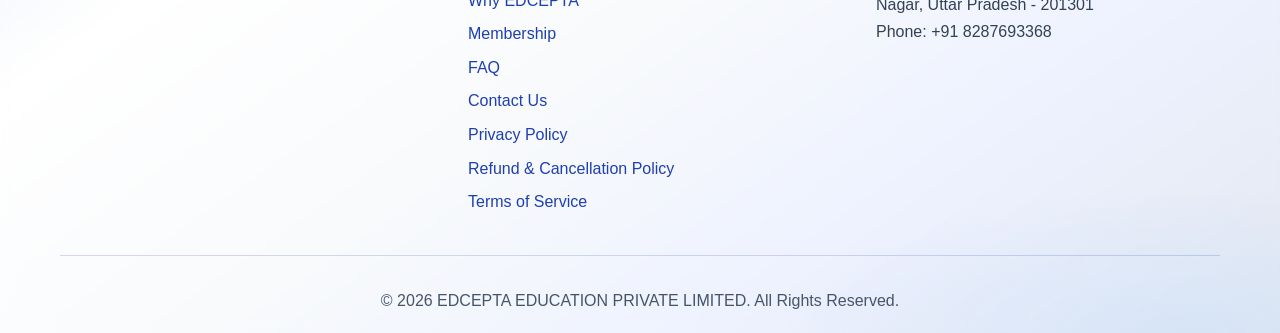
<file: terms-conditions.html>
<!DOCTYPE html>
<html lang="en">
<head>
    <meta charset="UTF-8">
    <meta name="viewport" content="width=device-width, initial-scale=1.0">
    <title>Terms of Service - EDCEPTA EDUCATION</title>
    <link rel="stylesheet" href="styles.css?v=87">
    <link rel="stylesheet" href="js/info-page-fallback.css?v=1">
</head>
<body>
    <nav class="navbar">
        <div class="container">
            <div class="nav-wrapper">
                <a href="/" class="logo">
                    <img src="images/edcepta-logo.png?v=8" alt="EDCEPTA EDUCATION">
                </a>
                <ul class="nav-links">
                    <li><a href="/">Home</a></li>
                    <li><a href="/#courses">Courses</a></li>
                    <li><a href="/about.html">About</a></li>
                    <li><a href="/#membership">Membership</a></li>
                    <li><a href="/contact.html">Contact</a></li>
                </ul>
                <button class="hamburger" id="hamburger" type="button" aria-label="Open menu">☰</button>
            </div>
        </div>
    </nav>

    <main class="container info-page legal-page">
        <h1>Terms of Service</h1>
        <p class="updated">Last updated: June 2026</p>

        <p>Welcome to EDCEPTA EDUCATION. By accessing or using our website, courses, dashboards, and membership services, you agree to these Terms of Service. Please read them carefully.</p>

        <h2>1. Acceptance of Terms</h2>
        <p>By creating an account, purchasing a course, subscribing to EDCEPTA Plus, or using our platform, you agree to these Terms, our <a href="/privacy-policy.html">Privacy Policy</a>, and our <a href="/return-refund-policy.html">Refund &amp; Cancellation Policy</a>. If you do not agree, please do not use our services.</p>

        <h2>2. Use of the Platform</h2>
        <p>You agree to:</p>
        <ul>
            <li>Provide accurate and complete registration information</li>
            <li>Keep your account credentials secure and not share them with others</li>
            <li>Use the platform for personal, non-commercial learning unless we approve otherwise</li>
            <li>Not copy, distribute, scrape, or resell course content without written permission</li>
            <li>Not interfere with platform security or other users' experience</li>
        </ul>

        <h2>3. Course Access and Licenses</h2>
        <p>When you purchase a course, we grant you a limited, non-exclusive, non-transferable license to access the course for your personal use. Access is typically provided for the lifetime of the course on our platform unless otherwise stated at purchase. Sharing logins or course files with third parties is prohibited.</p>

        <h2>4. EDCEPTA Plus Membership</h2>
        <p>Membership benefits—including member resources, live Q&amp;A, priority support, and certificates—are described on our website at the time of purchase. Benefits may be updated over time. Membership fees are billed as displayed during checkout and are subject to our Refund &amp; Cancellation Policy.</p>

        <h2>5. Payment and Fees</h2>
        <p>Fees for courses and memberships are shown as the final payable amount after 18% GST. Checkout shows the GST breakdown but does not add tax again on top of the listed price. By completing a purchase, you authorize us to charge your selected payment method. Refunds are governed by our <a href="/return-refund-policy.html">Refund &amp; Cancellation Policy</a>.</p>

        <h2>6. Intellectual Property</h2>
        <p>All platform content—videos, text, graphics, code, assessments, and materials—is owned by EDCEPTA EDUCATION or our licensors and protected by copyright and other laws. You may not reproduce or redistribute content except as permitted for your own learning within the platform.</p>

        <h2>7. User Conduct</h2>
        <p>You must not:</p>
        <ul>
            <li>Impersonate others or misrepresent your affiliation</li>
            <li>Upload harmful code or attempt unauthorized access to systems or accounts</li>
            <li>Harass instructors, staff, or other learners</li>
            <li>Use the platform for unlawful purposes</li>
        </ul>
        <p>We may suspend or terminate accounts that violate these terms.</p>

        <h2>8. Disclaimers</h2>
        <p>Our courses are provided for educational purposes. We do not guarantee specific employment, salary, or certification exam outcomes. Content is provided "as is" to the extent permitted by law.</p>

        <h2>9. Limitation of Liability</h2>
        <p>To the maximum extent permitted by law, EDCEPTA EDUCATION is not liable for indirect, incidental, special, or consequential damages arising from your use of the platform or any course content.</p>

        <h2>10. Changes to Terms</h2>
        <p>We may update these Terms from time to time. Material changes will be posted on this page with an updated date. Continued use after changes constitutes acceptance.</p>

        <h2>11. Governing Law and Contact</h2>
        <p>These Terms are governed by the laws of India. Questions? Visit <a href="/contact.html">Contact Us</a> or email <a href="mailto:support@educepta.in">support@educepta.in</a>.</p>
    </main>

    <footer class="site-footer" aria-label="Site footer"></footer>
    <script src="js/site-footer.js?v=7"></script>
    <script>
        document.getElementById('hamburger').addEventListener('click', function () {
            document.querySelector('.nav-links').classList.toggle('active');
        });
    </script>
</body>
</html>
</file>
<file: styles.css>
* {
    margin: 0;
    padding: 0;
    box-sizing: border-box;
}

:root {
    /* Orange / blue / green light theme */
    --primary: #F97316;
    --brand-purple: #4A2578;
    --brand-navy: #14285A;
    --brand-mid: #2F3469;
    --secondary: #2F3469;
    --secondary-dark: #14285A;
    --secondary-darker: #0F1F42;
    --secondary-soft: #E6E8F8;
    --secondary-ring: #B8BEE8;
    --brand-gradient: linear-gradient(135deg, #4A2578 0%, #2F3469 52%, #14285A 100%);
    --accent: #22C55E;
    --cta: #22C55E;
    --cta-dark: #16A34A;
    --background: #FFF7ED;
    --card: #FFFFFF;
    --text: #1E293B;
    --surface: #FFFFFF;
    --surface-elevated: #FFEDD5;

    /* Legacy aliases (used across HTML) */
    --primary-mint: var(--primary);
    --primary-mint-dark: #EA580C;
    --accent-mint: var(--secondary);
    --bg-mint-light: var(--surface-elevated);
    --text-main: var(--text);
    --white: #FFFFFF;

    --primary-color: var(--primary);
    --primary-light: var(--secondary);
    --primary-dark: #EA580C;
    --secondary-color: var(--secondary);
    --success-color: var(--accent);
    --danger-color: #EF4444;
    --warning-color: var(--primary);

    --bg-darkest: var(--background);
    --bg-dark: var(--surface-elevated);
    --bg-card: var(--card);
    --bg-light: var(--surface-elevated);
    --bg-lighter: var(--background);

    --text-primary: var(--text);
    --text-secondary: #475569;
    --text-tertiary: #64748B;
    --text-light: #94A3B8;

    --border-color: rgba(30, 41, 59, 0.12);
    --border-light: rgba(30, 41, 59, 0.06);

    /* Checkout / legacy page aliases */
    --light-bg: var(--background);
    --dark-text: var(--text);
}

body {
    font-family: 'Segoe UI', Tahoma, Geneva, Verdana, sans-serif;
    line-height: 1.6;
    color: var(--text-secondary);
    background-color: var(--background);
}

.container {
    max-width: 1200px;
    margin: 0 auto;
    padding: 0 20px;
}

/* Navigation Bar — solid white, professional */
.navbar {
    background: #ffffff;
    position: sticky;
    top: 0;
    z-index: 1000;
    border-bottom: 1px solid #e8ecf1;
    box-shadow: 0 1px 3px rgba(15, 23, 42, 0.04), 0 8px 30px rgba(15, 23, 42, 0.06);
}

.navbar::after {
    content: '';
    position: absolute;
    left: 0;
    right: 0;
    bottom: -1px;
    height: 3px;
    background: linear-gradient(
        90deg,
        transparent 0%,
        rgba(249, 115, 22, 0.35) 15%,
        rgba(74, 37, 120, 0.45) 50%,
        rgba(34, 197, 94, 0.35) 85%,
        transparent 100%
    );
    pointer-events: none;
}

.nav-wrapper {
    display: flex;
    justify-content: space-between;
    align-items: center;
    padding: 0.65rem 0;
    gap: 1.25rem;
    min-height: 88px;
    position: relative;
}

.logo {
    display: flex;
    align-items: center;
    justify-content: flex-start;
    flex-shrink: 0;
    width: auto;
    height: auto;
    max-width: min(360px, 46vw);
    line-height: 0;
    background: #ffffff;
    border-radius: 0;
    overflow: visible;
    transition: opacity 0.2s ease;
}

.logo:hover {
    opacity: 0.92;
}

.logo img {
    display: block;
    width: auto;
    height: 52px;
    max-width: 100%;
    object-fit: contain;
    object-position: left center;
    background: #ffffff;
}

/* Search Bar */
.search-container {
    display: flex;
    align-items: center;
    background: #f4f6f9;
    border: 1px solid #e2e8f0;
    border-radius: 999px;
    padding: 0 6px 0 16px;
    margin: 0 0.5rem;
    flex-grow: 1;
    max-width: 380px;
    min-height: 44px;
    transition: border-color 0.2s ease, box-shadow 0.2s ease, background 0.2s ease;
}

.search-container:focus-within {
    background: #ffffff;
    border-color: var(--brand-purple);
    box-shadow:
        0 0 0 1px var(--secondary-ring),
        0 0 0 3px rgba(74, 37, 120, 0.1);
}

.search-container input {
    background: transparent;
    border: none;
    color: var(--text-main);
    padding: 10px 8px;
    outline: none;
    flex-grow: 1;
    font-size: 0.9rem;
}

.search-container input::placeholder {
    color: var(--text-tertiary);
}

.search-container button {
    background: var(--brand-gradient);
    border: 2px solid var(--secondary-soft);
    cursor: pointer;
    font-size: 1rem;
    padding: 7px 12px;
    border-radius: 999px;
    color: var(--white);
    line-height: 1;
    box-shadow:
        0 0 0 1px var(--secondary-ring),
        inset 0 1px 0 rgba(255, 255, 255, 0.14),
        0 2px 8px rgba(20, 40, 90, 0.28);
    transition: background 0.2s ease, transform 0.2s ease, box-shadow 0.2s ease;
}

.search-container button:hover {
    background: linear-gradient(135deg, #55308a 0%, #2F3469 52%, #0f1f42 100%);
    transform: scale(1.04);
    box-shadow:
        0 0 0 1px var(--secondary-ring),
        inset 0 1px 0 rgba(255, 255, 255, 0.18),
        0 4px 12px rgba(20, 40, 90, 0.34);
}

.nav-links {
    display: flex;
    list-style: none;
    align-items: center;
    gap: 0.15rem;
    flex-shrink: 0;
    padding: 0.25rem;
    background: #f8fafc;
    border-radius: 12px;
    border: 1px solid #eef2f6;
}

.nav-links li {
    display: flex;
    align-items: center;
}

.nav-links a {
    text-decoration: none;
    color: #334155;
    font-weight: 600;
    font-size: 0.8125rem;
    letter-spacing: 0.02em;
    text-transform: none;
    padding: 0.5rem 0.8rem;
    border-radius: 8px;
    white-space: nowrap;
    transition: color 0.2s ease, background 0.2s ease, box-shadow 0.2s ease;
}

.nav-links a:hover {
    color: var(--secondary);
    background: #ffffff;
    box-shadow: 0 1px 4px rgba(15, 23, 42, 0.06);
}

.nav-links a.nav-active {
    color: var(--secondary);
    background: #ffffff;
    font-weight: 700;
    box-shadow: 0 1px 6px rgba(29, 78, 216, 0.12);
}

/* Cart & Login — matching brand button style */
.nav-links a.nav-cart {
    color: var(--white) !important;
    background: var(--brand-gradient) !important;
    border: 2px solid var(--secondary-soft) !important;
    border-radius: 10px !important;
    font-weight: 700 !important;
    margin-left: 0.25rem;
    padding: 0.5rem 1.2rem !important;
    box-shadow:
        0 0 0 1px var(--secondary-ring),
        inset 0 1px 0 rgba(255, 255, 255, 0.14),
        0 2px 8px rgba(20, 40, 90, 0.28);
}

.nav-links a.nav-cart:hover {
    color: var(--white) !important;
    background: linear-gradient(135deg, #55308a 0%, #2F3469 52%, #0f1f42 100%) !important;
    border-color: var(--secondary-soft) !important;
    box-shadow:
        0 0 0 1px var(--secondary-ring),
        inset 0 1px 0 rgba(255, 255, 255, 0.18),
        0 4px 12px rgba(20, 40, 90, 0.34);
}

.nav-links #authLink a,
.nav-links a.nav-auth-link {
    color: var(--white) !important;
    background: var(--brand-gradient) !important;
    border: 2px solid var(--secondary-soft) !important;
    border-radius: 10px !important;
    font-weight: 700 !important;
    padding: 0.5rem 1.2rem !important;
    margin-left: 0.25rem;
    box-shadow:
        0 0 0 1px var(--secondary-ring),
        inset 0 1px 0 rgba(255, 255, 255, 0.14),
        0 2px 8px rgba(20, 40, 90, 0.28);
}

.nav-links #authLink a:hover,
.nav-links a.nav-auth-link:hover {
    color: var(--white) !important;
    background: linear-gradient(135deg, #55308a 0%, #2F3469 52%, #0f1f42 100%) !important;
    border-color: var(--secondary-soft) !important;
    box-shadow:
        0 0 0 1px var(--secondary-ring),
        inset 0 1px 0 rgba(255, 255, 255, 0.18),
        0 4px 12px rgba(20, 40, 90, 0.34);
}

.hamburger {
    display: none;
    width: 44px;
    height: 44px;
    align-items: center;
    justify-content: center;
    background: #f8fafc;
    border: 1px solid #e2e8f0;
    border-radius: 10px;
    font-size: 1.35rem;
    cursor: pointer;
    color: #334155 !important;
    transition: background 0.2s ease, border-color 0.2s ease;
    flex-shrink: 0;
}

.hamburger:hover {
    background: #ffffff;
    border-color: #cbd5e1;
    color: var(--secondary) !important;
}

/* Hero Section */
.hero {
    background: linear-gradient(105deg, #4A2578 0%, #2F3469 48%, #14285A 100%);
    color: var(--white);
    padding: 100px 20px;
    text-align: center;
    position: relative;
    overflow: hidden;
    box-shadow: inset 0 1px 0 rgba(255, 255, 255, 0.1);
}

.hero::before {
    content: '';
    position: absolute;
    top: 0;
    left: 0;
    right: 0;
    height: 58%;
    z-index: 0;
    pointer-events: none;
    background: linear-gradient(
        180deg,
        rgba(255, 255, 255, 0.14) 0%,
        rgba(255, 255, 255, 0.04) 38%,
        transparent 100%
    );
}

.hero::after {
    content: '';
    position: absolute;
    inset: 0;
    z-index: 0;
    pointer-events: none;
    background:
        radial-gradient(ellipse 75% 50% at 12% 0%, rgba(255, 255, 255, 0.1) 0%, transparent 58%),
        radial-gradient(ellipse 55% 40% at 88% 100%, rgba(74, 37, 120, 0.22) 0%, transparent 52%),
        radial-gradient(ellipse 45% 35% at 50% 100%, rgba(20, 40, 90, 0.32) 0%, transparent 65%);
}

.hero-content {
    position: relative;
    z-index: 1;
}

.hero-content h1,
.hero-content .hero-title {
    font-size: 3rem;
    margin-bottom: 1rem;
    color: var(--white);
    font-weight: 600;
    font-style: italic;
    font-family: Georgia, 'Times New Roman', Times, serif;
    letter-spacing: 0.01em;
}

.hero-content .hero-subtitle {
    max-width: 720px;
    margin: 0 auto 2rem;
    opacity: 0.95;
    color: var(--white);
}

.hero-subtitle-lead {
    margin: 0 0 0.65rem;
    font-size: clamp(1.15rem, 2.2vw, 1.35rem);
    line-height: 1.35;
    font-style: normal;
    font-weight: 700;
    color: var(--white);
}

.hero-subtitle-lead strong {
    font-weight: inherit;
    font-style: inherit;
    color: inherit;
}

.hero-subtitle-detail {
    margin: 0;
    font-size: clamp(0.95rem, 1.6vw, 1.08rem);
    line-height: 1.55;
    font-weight: 500;
    font-style: normal;
    color: rgba(255, 255, 255, 0.88);
}

.hero-content .hero-title {
    text-shadow: 0 4px 28px rgba(0, 0, 0, 0.35);
}

.hero-content .hero-subtitle {
    text-shadow: 0 2px 16px rgba(0, 0, 0, 0.28);
}

.hero .hero-content .hero-cta.btn-primary {
    background: linear-gradient(180deg, #3ddc84 0%, #22c55e 48%, #16a34a 100%);
    border: 1px solid rgba(255, 255, 255, 0.28);
    box-shadow:
        inset 0 1px 0 rgba(255, 255, 255, 0.38),
        0 12px 32px rgba(0, 0, 0, 0.38);
}

.hero .hero-content .hero-cta.btn-primary:hover {
    background: linear-gradient(180deg, #4ade80 0%, #22c55e 50%, #15803d 100%);
    transform: translateY(-2px);
    box-shadow:
        inset 0 1px 0 rgba(255, 255, 255, 0.42),
        0 16px 36px rgba(0, 0, 0, 0.42);
}

/* Homepage: Vision spotlight */
.vision-section {
    padding: 2.5rem 0 1.5rem;
    background: linear-gradient(180deg, #f8fafc 0%, #ffffff 100%);
}

.vision-card {
    position: relative;
    display: grid;
    grid-template-columns: minmax(0, 1.25fr) minmax(0, 0.9fr);
    gap: 2rem;
    align-items: center;
    border-radius: 18px;
    padding: 1.15rem;
    background: linear-gradient(135deg, rgba(15, 23, 42, 0.96) 0%, rgba(23, 37, 84, 0.94) 100%);
    box-shadow: 0 24px 58px rgba(15, 23, 42, 0.2);
    overflow: hidden;
}

.vision-card::before {
    content: '';
    position: absolute;
    inset: 0;
    background:
        radial-gradient(circle at 10% 15%, rgba(249, 115, 22, 0.22) 0%, transparent 34%),
        radial-gradient(circle at 80% 95%, rgba(59, 130, 246, 0.18) 0%, transparent 36%);
    pointer-events: none;
}

.vision-media-wrap,
.vision-copy {
    position: relative;
    z-index: 1;
}

.vision-media-wrap {
    border-radius: 14px;
    overflow: hidden;
    box-shadow: 0 18px 36px rgba(2, 6, 23, 0.36);
    border: 1px solid rgba(255, 255, 255, 0.08);
}

.vision-media {
    width: 100%;
    height: auto;
    display: block;
}

.vision-copy {
    color: #f8fafc;
    padding: 0.25rem 0.4rem;
}

.vision-tag {
    display: inline-flex;
    align-items: center;
    gap: 0.4rem;
    text-transform: uppercase;
    letter-spacing: 0.08em;
    font-size: 0.75rem;
    font-weight: 700;
    color: #fbbf24;
    margin-bottom: 0.85rem;
}

.vision-copy h2 {
    font-size: clamp(1.65rem, 3vw, 2.2rem);
    line-height: 1.15;
    margin-bottom: 0.85rem;
    color: #ffffff;
}

.vision-headline-stack {
    display: flex;
    flex-direction: column;
    gap: 0.55rem;
}

.vision-headline-stack span {
    display: block;
    font-size: inherit;
    font-weight: inherit;
    line-height: inherit;
    color: inherit;
}

.vision-copy p {
    color: rgba(226, 232, 240, 0.94);
    font-size: 1rem;
    line-height: 1.65;
    margin-bottom: 1rem;
}

.vision-link {
    display: inline-flex;
    align-items: center;
    gap: 0.35rem;
    color: #f97316;
    background: rgba(255, 255, 255, 0.08);
    border: 1px solid rgba(249, 115, 22, 0.3);
    text-decoration: none;
    font-weight: 700;
    border-radius: 999px;
    padding: 0.6rem 1rem;
    transition: background 0.2s ease, transform 0.2s ease;
}

.vision-link:hover {
    background: rgba(249, 115, 22, 0.18);
    transform: translateY(-1px);
}

/* Homepage: Knowledge layer block (near membership) */
.knowledge-layer-section {
    margin-top: 2.25rem;
}

.knowledge-layer-shell {
    position: relative;
    padding: 3px;
    border-radius: 22px;
    background: linear-gradient(
        135deg,
        rgba(110, 231, 183, 0.5) 0%,
        rgba(6, 95, 70, 0.85) 42%,
        rgba(2, 44, 34, 1) 100%
    );
    box-shadow:
        0 28px 64px rgba(2, 44, 34, 0.42),
        inset 0 1px 0 rgba(255, 255, 255, 0.14);
}

.knowledge-layer-shine {
    position: absolute;
    top: 0;
    left: 8%;
    right: 8%;
    height: 42%;
    border-radius: 22px 22px 55% 55%;
    background: linear-gradient(180deg, rgba(255, 255, 255, 0.16) 0%, transparent 100%);
    pointer-events: none;
    z-index: 2;
}

.knowledge-layer-frame {
    position: relative;
    aspect-ratio: 16 / 9;
    border-radius: 20px;
    overflow: hidden;
    background: linear-gradient(145deg, #011a12 0%, #022c22 38%, #064e3b 72%, #013a28 100%);
    border: 1px solid rgba(110, 231, 183, 0.18);
}

.knowledge-layer-top-mask {
    position: absolute;
    top: 0;
    left: 0;
    right: 0;
    height: 14%;
    z-index: 3;
    background: linear-gradient(180deg, #011a12 0%, rgba(1, 26, 18, 0.94) 72%, transparent 100%);
    pointer-events: none;
}

.knowledge-layer-image {
    width: 100%;
    height: 100%;
    display: block;
    object-fit: cover;
    object-position: center 40%;
    opacity: 0.88;
    filter: saturate(1.1) contrast(1.08) brightness(0.82);
}

.knowledge-layer-green-wash {
    position: absolute;
    inset: 0;
    z-index: 1;
    pointer-events: none;
    background:
        linear-gradient(108deg, rgba(1, 26, 18, 0.72) 0%, rgba(4, 120, 87, 0.28) 48%, rgba(6, 78, 59, 0.45) 100%),
        radial-gradient(ellipse 75% 55% at 72% 28%, rgba(52, 211, 153, 0.22) 0%, transparent 58%),
        radial-gradient(ellipse 50% 40% at 12% 88%, rgba(16, 185, 129, 0.16) 0%, transparent 55%);
    mix-blend-mode: multiply;
}

.knowledge-layer-overlay {
    position: absolute;
    inset: 0;
    z-index: 4;
    display: flex;
    flex-direction: column;
    justify-content: flex-end;
    padding: clamp(0.75rem, 2.2vw, 1.25rem);
    background: linear-gradient(
        180deg,
        rgba(1, 26, 18, 0.15) 0%,
        rgba(1, 26, 18, 0.08) 38%,
        rgba(1, 26, 18, 0.55) 72%,
        rgba(1, 26, 18, 0.88) 100%
    );
}

.knowledge-layer-title {
    position: absolute;
    top: 10%;
    left: 50%;
    transform: translateX(-50%);
    width: min(92%, 760px);
    margin: 0;
    text-align: center;
    font-size: clamp(2.4rem, 8vw, 5.5rem);
    line-height: 0.95;
    font-weight: 900;
    letter-spacing: -0.03em;
    color: transparent;
    background: linear-gradient(180deg, #ecfdf5 0%, #a7f3d0 42%, rgba(167, 243, 208, 0.15) 100%);
    -webkit-background-clip: text;
    background-clip: text;
    text-shadow: none;
    filter: drop-shadow(0 8px 24px rgba(1, 26, 18, 0.45));
    pointer-events: none;
}

.knowledge-layer-badge {
    position: absolute;
    top: 34%;
    right: clamp(0.75rem, 3vw, 2rem);
    margin: 0;
    font-size: clamp(0.72rem, 1.35vw, 1rem);
    font-weight: 700;
    letter-spacing: 0.05em;
    color: #d1fae5;
    text-shadow: 0 2px 14px rgba(1, 26, 18, 0.55);
}

.knowledge-layer-aside {
    position: absolute;
    left: clamp(0.75rem, 2.2vw, 1.5rem);
    bottom: 30%;
    margin: 0;
}

.knowledge-layer-aside p {
    margin: 0;
    font-size: clamp(0.62rem, 1.05vw, 0.76rem);
    line-height: 1.65;
    font-weight: 700;
    letter-spacing: 0.06em;
    text-transform: uppercase;
    color: rgba(209, 250, 229, 0.88);
    text-shadow: 0 2px 10px rgba(1, 26, 18, 0.45);
}

.knowledge-layer-bottom {
    display: grid;
    grid-template-columns: 1fr minmax(210px, 43%);
    gap: 1rem;
    align-items: end;
}

.knowledge-side-note {
    margin: 0;
    font-size: clamp(0.68rem, 1.2vw, 0.82rem);
    color: #a7f3d0;
    text-transform: uppercase;
    letter-spacing: 0.05em;
    font-weight: 700;
    text-shadow: 0 2px 10px rgba(1, 26, 18, 0.4);
}

.knowledge-main-copy {
    margin-left: auto;
    max-width: 420px;
    padding: 0.9rem 1.05rem;
    border-radius: 14px;
    background: linear-gradient(145deg, rgba(255, 255, 255, 0.14) 0%, rgba(255, 255, 255, 0.06) 100%);
    border: 1px solid rgba(110, 231, 183, 0.32);
    backdrop-filter: blur(12px);
    -webkit-backdrop-filter: blur(12px);
    box-shadow:
        inset 0 1px 0 rgba(255, 255, 255, 0.12),
        0 12px 32px rgba(1, 26, 18, 0.35);
}

.knowledge-subline {
    margin: 0 0 0.45rem;
    font-size: clamp(0.7rem, 1vw, 0.82rem);
    text-transform: uppercase;
    letter-spacing: 0.08em;
    font-weight: 700;
    color: #d1fae5;
}

.knowledge-main-copy h3 {
    margin: 0;
    color: #ecfdf5;
    font-size: clamp(0.9rem, 1.4vw, 1.12rem);
    line-height: 1.35;
    font-weight: 800;
}

/* Homepage: Learning hub dashboard (EDCEPTA Plus) */
.learning-hub-section {
    margin-top: 2.25rem;
}

.learning-hub-shell {
    display: flex;
    flex-direction: column;
    gap: 1rem;
}

.learning-hub-hero {
    position: relative;
    min-height: 220px;
    border-radius: 18px;
    overflow: hidden;
    border: 1px solid rgba(148, 163, 184, 0.22);
    background: #0f172a;
    box-shadow: 0 20px 50px rgba(15, 23, 42, 0.22);
}

.learning-hub-hero-media {
    position: absolute;
    inset: 0;
}

.learning-hub-hero-media img {
    width: 100%;
    height: 100%;
    object-fit: cover;
    object-position: center 35%;
    opacity: 0.55;
    transform: scale(1.02);
    transition: transform 0.55s cubic-bezier(0.22, 1, 0.36, 1), opacity 0.45s ease;
}

.learning-hub-hero::after {
    content: '';
    position: absolute;
    inset: 0;
    background: linear-gradient(100deg, rgba(15, 23, 42, 0.92) 0%, rgba(15, 23, 42, 0.55) 48%, rgba(30, 64, 175, 0.35) 100%);
    pointer-events: none;
}

.learning-hub-hero-content {
    position: relative;
    z-index: 1;
    max-width: 520px;
    padding: clamp(1.25rem, 3vw, 2rem);
    color: #f8fafc;
}

.learning-hub-tag {
    display: inline-block;
    margin-bottom: 0.65rem;
    padding: 0.3rem 0.65rem;
    border-radius: 999px;
    background: rgba(249, 115, 22, 0.2);
    border: 1px solid rgba(249, 115, 22, 0.45);
    color: #fdba74;
    font-size: 0.72rem;
    font-weight: 700;
    letter-spacing: 0.06em;
    text-transform: uppercase;
}

.learning-hub-hero-content h3 {
    margin: 0 0 0.55rem;
    font-size: clamp(1.35rem, 2.4vw, 1.9rem);
    line-height: 1.15;
    color: #ffffff;
}

.learning-hub-hero-content p {
    margin: 0 0 1rem;
    color: rgba(226, 232, 240, 0.9);
    line-height: 1.55;
    font-size: 0.95rem;
}

.learning-hub-cta {
    display: inline-flex;
    align-items: center;
    gap: 0.4rem;
    padding: 0.62rem 1.1rem;
    border-radius: 999px;
    text-decoration: none;
    font-weight: 700;
    font-size: 0.86rem;
    color: #ffffff;
    background: linear-gradient(135deg, var(--primary) 0%, #ea580c 100%);
    border: 1px solid rgba(255, 255, 255, 0.2);
    box-shadow: 0 8px 22px rgba(249, 115, 22, 0.35);
    transition: transform 0.25s ease, box-shadow 0.25s ease, filter 0.25s ease;
}

.learning-hub-cta:hover {
    transform: translateY(-2px);
    box-shadow: 0 12px 28px rgba(249, 115, 22, 0.45);
    filter: brightness(1.05);
}

.learning-hub-grid {
    display: grid;
    grid-template-columns: 1.15fr 0.85fr;
    gap: 1rem;
}

.learning-hub-panel {
    border-radius: 18px;
    padding: 1rem;
    background: linear-gradient(160deg, #111827 0%, #1e293b 100%);
    border: 1px solid rgba(148, 163, 184, 0.2);
    box-shadow: 0 16px 40px rgba(15, 23, 42, 0.18);
}

.learning-hub-panel-head {
    display: flex;
    align-items: center;
    justify-content: space-between;
    gap: 0.75rem;
    margin-bottom: 0.85rem;
}

.learning-hub-panel-head h4 {
    margin: 0;
    color: #f8fafc;
    font-size: 1rem;
    font-weight: 700;
}

.learning-hub-filter {
    font-size: 0.72rem;
    color: #cbd5e1;
    border: 1px solid rgba(148, 163, 184, 0.35);
    border-radius: 999px;
    padding: 0.28rem 0.6rem;
    background: rgba(15, 23, 42, 0.45);
}

.learning-course-list {
    list-style: none;
    margin: 0;
    padding: 0;
    display: flex;
    flex-direction: column;
    gap: 0.55rem;
}

.learning-course-row {
    display: grid;
    grid-template-columns: auto 1fr auto;
    align-items: center;
    gap: 0.7rem;
    padding: 0.7rem 0.75rem;
    border-radius: 12px;
    background: rgba(15, 23, 42, 0.55);
    border: 1px solid rgba(148, 163, 184, 0.14);
    transition: transform 0.28s cubic-bezier(0.22, 1, 0.36, 1), border-color 0.28s ease, box-shadow 0.28s ease, background 0.28s ease;
}

.learning-course-icon {
    width: 34px;
    height: 34px;
    border-radius: 10px;
    display: grid;
    place-items: center;
    background: rgba(59, 130, 246, 0.18);
    font-size: 1rem;
}

.learning-course-meta strong {
    display: block;
    color: #f1f5f9;
    font-size: 0.86rem;
    margin-bottom: 0.15rem;
}

.learning-course-meta span {
    display: block;
    color: #94a3b8;
    font-size: 0.72rem;
    margin-bottom: 0.35rem;
}

.learning-progress {
    height: 5px;
    border-radius: 999px;
    background: rgba(148, 163, 184, 0.25);
    overflow: hidden;
}

.learning-progress span {
    display: block;
    height: 100%;
    border-radius: inherit;
    background: linear-gradient(90deg, var(--secondary) 0%, #60a5fa 100%);
    transition: width 0.45s ease;
}

.learning-progress--complete span {
    background: linear-gradient(90deg, var(--accent) 0%, #4ade80 100%);
}

.learning-status {
    font-size: 0.68rem;
    font-weight: 700;
    text-transform: uppercase;
    letter-spacing: 0.04em;
    padding: 0.3rem 0.55rem;
    border-radius: 999px;
    white-space: nowrap;
}

.learning-status--progress {
    color: #cbd5e1;
    background: rgba(148, 163, 184, 0.16);
    border: 1px solid rgba(148, 163, 184, 0.25);
}

.learning-status--done {
    color: #dcfce7;
    background: rgba(34, 197, 94, 0.16);
    border: 1px solid rgba(34, 197, 94, 0.35);
}

.learning-stats-grid {
    display: grid;
    grid-template-columns: repeat(2, minmax(0, 1fr));
    gap: 0.55rem;
}

.learning-stat-card {
    position: relative;
    border-radius: 12px;
    padding: 0.75rem;
    min-height: 88px;
    background: rgba(15, 23, 42, 0.58);
    border: 1px solid rgba(148, 163, 184, 0.16);
    overflow: hidden;
    transition: transform 0.28s cubic-bezier(0.22, 1, 0.36, 1), border-color 0.28s ease, box-shadow 0.28s ease;
}

.learning-stat-card p {
    margin: 0 0 0.35rem;
    color: #94a3b8;
    font-size: 0.72rem;
}

.learning-stat-card strong {
    color: #f8fafc;
    font-size: 1.35rem;
    line-height: 1;
}

.learning-stat-card strong span {
    font-size: 0.8rem;
    color: #cbd5e1;
    font-weight: 600;
}

.learning-stat-card small {
    display: block;
    margin-top: 0.25rem;
    color: #86efac;
    font-size: 0.68rem;
}

.learning-stat-card--wide {
    grid-column: span 2;
}

.learning-stat-card--accent {
    background: linear-gradient(145deg, rgba(30, 64, 175, 0.85) 0%, rgba(59, 130, 246, 0.75) 100%);
    border-color: rgba(96, 165, 250, 0.45);
}

.learning-stat-card--chart .learning-chart-line {
    position: absolute;
    left: 0.75rem;
    right: 0.75rem;
    bottom: 0.65rem;
    height: 28px;
    border-radius: 8px;
    background:
        linear-gradient(180deg, transparent 62%, rgba(96, 165, 250, 0.25) 62%),
        linear-gradient(135deg, transparent 40%, #60a5fa 40%, #60a5fa 43%, transparent 43%, transparent 58%, #93c5fd 58%, #93c5fd 61%, transparent 61%, transparent 74%, #3b82f6 74%);
    opacity: 0.85;
}

.learn-hover-card {
    transition: transform 0.35s cubic-bezier(0.22, 1, 0.36, 1), box-shadow 0.35s ease;
}

.learn-hover-card::before {
    content: '';
    position: absolute;
    top: 0;
    left: -120%;
    width: 55%;
    height: 100%;
    z-index: 2;
    background: linear-gradient(105deg, transparent, rgba(255, 255, 255, 0.12), transparent);
    transform: skewX(-18deg);
    pointer-events: none;
    opacity: 0;
}

.learn-hover-card:hover {
    transform: translateY(-3px);
    box-shadow: 0 28px 56px rgba(30, 64, 175, 0.28);
}

.learn-hover-card:hover::before {
    opacity: 1;
    animation: learning-hub-shine 0.85s ease forwards;
}

.learn-hover-card:hover .learning-hub-hero-media img {
    transform: scale(1.06);
    opacity: 0.68;
}

@keyframes learning-hub-shine {
    from { left: -120%; }
    to { left: 130%; }
}

.learn-hover-panel:hover {
    border-color: rgba(96, 165, 250, 0.45);
    box-shadow: 0 22px 44px rgba(30, 64, 175, 0.24);
}

.learn-hover-row:hover {
    transform: translateX(4px);
    border-color: rgba(96, 165, 250, 0.45);
    background: rgba(30, 64, 175, 0.28);
    box-shadow: 0 10px 24px rgba(15, 23, 42, 0.28);
}

.learn-hover-row:hover .learning-progress span {
    filter: brightness(1.15);
}

.learn-hover-stat:hover {
    transform: translateY(-4px);
    border-color: rgba(249, 115, 22, 0.45);
    box-shadow: 0 14px 28px rgba(249, 115, 22, 0.2);
}

@media (max-width: 992px) {
    .learning-hub-grid {
        grid-template-columns: 1fr;
    }

    .learning-stat-card--wide {
        grid-column: span 1;
    }
}

@media (max-width: 768px) {
    .learning-course-row {
        grid-template-columns: auto 1fr;
    }

    .learning-status {
        grid-column: 2;
        justify-self: start;
        margin-top: 0.2rem;
    }
}

@media (prefers-reduced-motion: reduce) {
    .learning-hub-hero-media img,
    .learning-hub-cta,
    .learning-course-row,
    .learning-stat-card,
    .learn-hover-card {
        transition: none;
    }

    .learn-hover-card:hover::before {
        animation: none;
        opacity: 0;
    }

    .learn-hover-card:hover .learning-hub-hero-media img,
    .learn-hover-card:hover,
    .learn-hover-row:hover,
    .learn-hover-stat:hover {
        transform: none;
    }
}

/* Buttons */
.btn {
    padding: 12px 30px;
    border: none;
    border-radius: 5px;
    font-size: 1rem;
    cursor: pointer;
    transition: all 0.3s ease;
    font-weight: 600;
}

.btn-primary {
    background-color: var(--cta);
    color: var(--white);
}

.btn-primary:hover {
    background-color: var(--cta-dark);
    transform: translateY(-2px);
    box-shadow: 0 4px 12px rgba(34, 197, 94, 0.4);
}

/* Homepage: EDCEPTA Advantage */
.advantage-section {
    padding: 4rem 0;
    position: relative;
    overflow: hidden;
    background: linear-gradient(
        180deg,
        #fff7ed 0%,
        #f8f6fc 42%,
        #f3f5fb 72%,
        #ffffff 100%
    );
}

.advantage-section::before {
    content: '';
    position: absolute;
    inset: 0;
    pointer-events: none;
    background-image:
        linear-gradient(rgba(74, 37, 120, 0.09) 1px, transparent 1px),
        linear-gradient(90deg, rgba(20, 40, 90, 0.08) 1px, transparent 1px);
    background-size: 56px 56px;
    background-position: center top;
}

.advantage-section::after {
    content: '';
    position: absolute;
    inset: 0;
    pointer-events: none;
    background:
        radial-gradient(ellipse 70% 50% at 12% 20%, rgba(74, 37, 120, 0.07) 0%, transparent 58%),
        radial-gradient(ellipse 60% 45% at 88% 75%, rgba(20, 40, 90, 0.08) 0%, transparent 55%);
}

.advantage-section .container {
    position: relative;
    z-index: 1;
}

.advantage-heading {
    text-align: center;
    font-size: clamp(1.75rem, 3.5vw, 2.25rem);
    color: var(--brand-navy);
    font-weight: 700;
    margin-bottom: 3rem;
    letter-spacing: -0.02em;
}

.advantage-grid {
    display: grid;
    grid-template-columns: repeat(3, 1fr);
    gap: 2rem;
    align-items: start;
}

.advantage-card {
    text-align: center;
}

.advantage-visual {
    position: relative;
    width: min(280px, 100%);
    margin: 0 auto 1.25rem;
    aspect-ratio: 1;
    border-radius: 50%;
    overflow: hidden;
    box-shadow:
        0 12px 32px rgba(20, 40, 90, 0.14),
        0 0 0 1px rgba(184, 190, 232, 0.45);
    border: 3px solid rgba(255, 255, 255, 0.95);
}

.advantage-visual--orange {
    background: #fed7aa;
}

.advantage-visual--blue {
    background: #bfdbfe;
}

.advantage-visual--green {
    background: #bbf7d0;
}

.advantage-visual img {
    position: absolute;
    inset: 0;
    width: 100%;
    height: 100%;
    object-fit: cover;
    object-position: center;
    border-radius: 50%;
    display: block;
}

.advantage-caption {
    font-size: 1.05rem;
    color: var(--brand-navy);
    font-weight: 600;
    line-height: 1.45;
    max-width: 260px;
    margin: 0 auto;
}

/* Homepage: Subscribe / membership banner */
#membership,
#membership-details {
    scroll-margin-top: 92px;
}

.subscribe-section {
    padding: 2rem 0 4rem;
    background: var(--background);
}

.subscribe-banner,
.membership-home-banner {
    display: grid;
    grid-template-columns: 1fr minmax(260px, 44%);
    gap: 2.5rem;
    align-items: center;
    background: linear-gradient(145deg, #1c1f26 0%, #1e293b 35%, #172554 100%);
    border-radius: 16px;
    padding: 3rem 3rem 3rem 3.25rem;
    color: var(--white);
    overflow: hidden;
    box-shadow: 0 24px 64px rgba(15, 23, 42, 0.28);
    border: 1px solid rgba(255, 255, 255, 0.06);
    position: relative;
}

.membership-home-banner::before {
    content: '';
    position: absolute;
    top: -40%;
    left: -10%;
    width: 50%;
    height: 80%;
    background: radial-gradient(ellipse, rgba(249, 115, 22, 0.1) 0%, transparent 70%);
    pointer-events: none;
}

.subscribe-banner .membership-plan-eyebrow {
    display: inline-block;
    font-size: 0.75rem;
    font-weight: 700;
    letter-spacing: 0.08em;
    text-transform: uppercase;
    color: #FDBA74;
    margin-bottom: 0.85rem;
    padding: 0.35rem 0.75rem;
    background: rgba(249, 115, 22, 0.15);
    border-radius: 4px;
    border: 1px solid rgba(249, 115, 22, 0.3);
}

.membership-plan-price-tag--home {
    margin-bottom: 1.5rem;
    padding: 0.85rem 0;
    border-top: 1px solid rgba(255, 255, 255, 0.1);
    border-bottom: 1px solid rgba(255, 255, 255, 0.1);
}

.membership-details--home {
    margin-top: 2.5rem;
}

.membership-details--home .membership-details-title {
    font-size: 1.5rem;
    margin-bottom: 1.5rem;
}

.membership-details--home h4 {
    font-size: 1.05rem;
    color: var(--text-main);
    margin-bottom: 0.5rem;
}

.subscribe-visual-main {
    position: relative;
}

.membership-home-visual .subscribe-visual-main {
    width: 78%;
    max-width: 300px;
    aspect-ratio: 1;
    border-radius: 14px;
    overflow: hidden;
    box-shadow: 0 20px 48px rgba(0, 0, 0, 0.45);
    background: #e2e8f0;
}

.membership-home-visual .subscribe-visual-main img {
    width: 100%;
    height: 100%;
    object-fit: cover;
    position: relative;
    z-index: 0;
}

.membership-home-visual .subscribe-visual-accent {
    width: 20%;
    max-width: 64px;
    min-height: 220px;
    border-radius: 14px;
    background: linear-gradient(
        180deg,
        rgba(167, 139, 250, 0.9) 0%,
        rgba(59, 130, 246, 0.85) 45%,
        rgba(34, 197, 94, 0.8) 100%
    );
}

.subscribe-content h2 {
    font-size: clamp(1.5rem, 2.8vw, 2rem);
    color: var(--white);
    line-height: 1.25;
    margin-bottom: 1rem;
    font-weight: 700;
}

.subscribe-lead {
    color: rgba(255, 255, 255, 0.88);
    font-size: 1rem;
    line-height: 1.6;
    margin-bottom: 1.75rem;
    max-width: 520px;
}

.subscribe-lead strong {
    color: #FDBA74;
    font-weight: 700;
}

.subscribe-features {
    list-style: none;
    display: grid;
    grid-template-columns: 1fr 1fr;
    gap: 1rem 1.5rem;
    margin-bottom: 1.25rem;
}

.subscribe-features li {
    display: flex;
    align-items: flex-start;
    gap: 0.75rem;
    font-size: 0.9rem;
    color: rgba(255, 255, 255, 0.92);
    line-height: 1.45;
}

.subscribe-icon {
    flex-shrink: 0;
    width: 36px;
    height: 36px;
    border-radius: 50%;
    display: flex;
    align-items: center;
    justify-content: center;
    font-size: 1rem;
    font-weight: 700;
}

.subscribe-icon--primary {
    background: linear-gradient(135deg, var(--primary), #EA580C);
    color: var(--white);
}

.subscribe-icon--secondary {
    background: linear-gradient(135deg, #3B82F6, var(--secondary));
    color: var(--white);
}

.subscribe-icon--accent {
    background: linear-gradient(135deg, var(--accent), var(--cta-dark));
    color: var(--white);
}

.subscribe-icon--warm {
    background: linear-gradient(135deg, #F472B6, #EC4899);
    color: var(--white);
}

.subscribe-actions {
    display: flex;
    flex-wrap: wrap;
    align-items: center;
    gap: 1.25rem;
}

.btn-subscribe-primary {
    display: inline-block;
    background: var(--white);
    color: #1E293B;
    padding: 14px 28px;
    border-radius: 8px;
    font-weight: 700;
    font-size: 1rem;
    text-decoration: none;
    transition: transform 0.2s ease, box-shadow 0.2s ease;
    border: none;
    cursor: pointer;
}

.btn-subscribe-primary:hover {
    transform: translateY(-2px);
    box-shadow: 0 8px 20px rgba(0, 0, 0, 0.2);
    color: var(--secondary);
}

.subscribe-learn-more {
    color: var(--white);
    font-weight: 600;
    text-decoration: underline;
    text-underline-offset: 3px;
    font-size: 0.95rem;
}

.subscribe-learn-more:hover {
    color: #FDBA74;
}

.subscribe-visual {
    position: relative;
    height: 100%;
    min-height: 280px;
    display: flex;
    align-items: center;
    justify-content: flex-end;
    gap: 0.75rem;
}

.subscribe-visual-main {
    width: 72%;
    max-width: 280px;
    aspect-ratio: 1;
    border-radius: 12px;
    overflow: hidden;
    box-shadow: 0 12px 32px rgba(0, 0, 0, 0.35);
    position: relative;
    z-index: 2;
}

.subscribe-visual-main img {
    width: 100%;
    height: 100%;
    object-fit: cover;
}

.subscribe-visual-accent {
    width: 22%;
    max-width: 72px;
    align-self: stretch;
    min-height: 200px;
    border-radius: 12px;
    background: linear-gradient(180deg, var(--primary) 0%, var(--secondary) 50%, var(--accent) 100%);
    opacity: 0.95;
    z-index: 1;
}

@media (max-width: 992px) {
    .advantage-grid {
        grid-template-columns: 1fr;
        gap: 2.5rem;
        max-width: 360px;
        margin: 0 auto;
    }

    .subscribe-banner {
        grid-template-columns: 1fr;
        padding: 2rem;
    }

    .subscribe-visual {
        min-height: 220px;
        justify-content: center;
    }

    .subscribe-features {
        grid-template-columns: 1fr;
    }
}

@media (max-width: 600px) {
    .advantage-section {
        padding: 3rem 0;
    }

    .subscribe-banner {
        padding: 1.5rem;
    }
}

/* Homepage: Certifications */
.cert-section {
    padding: 0 0 4rem;
    background: var(--background);
}

.cert-banner {
    display: grid;
    grid-template-columns: minmax(240px, 38%) 1fr;
    gap: 2rem;
    align-items: stretch;
    background: linear-gradient(145deg, #1E293B 0%, #172554 55%, #1E3A5F 100%);
    border-radius: 16px;
    padding: 2.5rem 2rem 2.5rem 2.5rem;
    color: var(--white);
    border: 1px solid rgba(249, 115, 22, 0.15);
    box-shadow: 0 12px 40px rgba(30, 41, 59, 0.2);
}

.cert-intro h2 {
    font-size: clamp(1.4rem, 2.5vw, 1.85rem);
    color: var(--white);
    line-height: 1.3;
    margin-bottom: 1rem;
    font-weight: 700;
}

.cert-intro p {
    color: rgba(255, 255, 255, 0.78);
    font-size: 0.95rem;
    line-height: 1.6;
    margin-bottom: 1.5rem;
    max-width: 320px;
}

.cert-cta-link {
    display: inline-flex;
    align-items: center;
    gap: 0.35rem;
    color: var(--white);
    font-weight: 700;
    font-size: 0.95rem;
    text-decoration: none;
    transition: color 0.2s ease, gap 0.2s ease;
}

.cert-cta-link:hover {
    color: #FDBA74;
    gap: 0.55rem;
}

.cert-cta-link span {
    font-size: 1.1rem;
}

.cert-cards {
    display: grid;
    grid-template-columns: repeat(3, 1fr);
    gap: 1rem;
}

.cert-card {
    background: rgba(255, 255, 255, 0.06);
    border: 1px solid rgba(255, 255, 255, 0.1);
    border-radius: 12px;
    padding: 1.25rem 1rem 1.5rem;
    text-decoration: none;
    color: inherit;
    display: flex;
    flex-direction: column;
    transition: background 0.25s ease, transform 0.25s ease, border-color 0.25s ease;
}

.cert-card:hover {
    background: rgba(255, 255, 255, 0.1);
    border-color: rgba(249, 115, 22, 0.45);
    transform: translateY(-4px);
}

.cert-badges {
    position: relative;
    height: 120px;
    margin-bottom: 1rem;
    display: flex;
    align-items: center;
    justify-content: center;
}

.cert-badge {
    position: absolute;
    display: flex;
    align-items: center;
    justify-content: center;
    font-weight: 800;
    font-size: 0.65rem;
    border-radius: 50%;
    box-shadow: 0 4px 12px rgba(0, 0, 0, 0.25);
    color: var(--white);
}

/* CompTIA-style badges */
.cert-badges--comptia .cert-badge--lg {
    width: 56px;
    height: 56px;
    background: linear-gradient(145deg, #DC2626, #991B1B);
    font-size: 0.55rem;
    z-index: 3;
    top: 28%;
    left: 38%;
}

.cert-badges--comptia .cert-badge--md {
    width: 44px;
    height: 48px;
    background: linear-gradient(145deg, #EF4444, #B91C1C);
    top: 12%;
    left: 18%;
    z-index: 2;
}

.cert-badges--comptia .cert-badge:nth-child(1) {
    width: 38px;
    height: 38px;
    background: linear-gradient(145deg, #F87171, #DC2626);
    top: 50%;
    left: 8%;
    z-index: 1;
}

.cert-badges--comptia .cert-badge:nth-child(4) {
    width: 38px;
    height: 38px;
    background: linear-gradient(145deg, #FCA5A5, #EF4444);
    top: 55%;
    right: 12%;
    left: auto;
    z-index: 1;
}

.cert-badges--comptia .cert-badge--xs {
    width: 32px;
    height: 32px;
    background: linear-gradient(145deg, #FCA5A5, #EF4444);
    top: 8%;
    right: 15%;
    font-size: 0.5rem;
    z-index: 2;
}

/* AWS hex-style badges */
.cert-badge--hex {
    width: 42px;
    height: 48px;
    clip-path: polygon(50% 0%, 100% 25%, 100% 75%, 50% 100%, 0% 75%, 0% 25%);
    border-radius: 0;
    background: linear-gradient(160deg, #3B82F6, var(--secondary));
    font-size: 0.55rem;
}

.cert-badges--aws .cert-badge--hex:nth-child(1) {
    top: 20%;
    left: 12%;
    z-index: 1;
}

.cert-badges--aws .cert-badge--hex-lg {
    width: 52px;
    height: 58px;
    background: linear-gradient(160deg, #6366F1, #1E40AF);
    top: 30%;
    left: 36%;
    z-index: 3;
    font-size: 0.6rem;
}

.cert-badges--aws .cert-badge--hex:nth-child(3) {
    top: 18%;
    right: 18%;
    left: auto;
    background: linear-gradient(160deg, #818CF8, #4338CA);
    z-index: 2;
}

.cert-badges--aws .cert-badge--hex-sm {
    width: 36px;
    height: 40px;
    bottom: 8%;
    right: 22%;
    top: auto;
    left: auto;
    background: linear-gradient(160deg, #60A5FA, #2563EB);
    z-index: 1;
}

/* PMI round badges */
.cert-badge--round {
    border-radius: 50%;
    font-size: 0.55rem;
}

.cert-badge--pmp {
    width: 50px;
    height: 50px;
    background: linear-gradient(145deg, var(--primary), #EA580C);
    top: 25%;
    left: 35%;
    z-index: 3;
}

.cert-badge--capm {
    width: 42px;
    height: 38px;
    background: linear-gradient(145deg, var(--accent), var(--cta-dark));
    top: 12%;
    left: 15%;
    z-index: 2;
}

.cert-badge--rmp {
    width: 40px;
    height: 40px;
    background: linear-gradient(145deg, #A855F7, #7C3AED);
    top: 45%;
    right: 18%;
    left: auto;
    z-index: 2;
}

.cert-card h3 {
    font-size: 1.1rem;
    color: var(--white);
    margin-bottom: 0.35rem;
    font-weight: 700;
}

.cert-card p {
    font-size: 0.8rem;
    color: rgba(255, 255, 255, 0.65);
    line-height: 1.4;
    margin: 0;
}

@media (max-width: 992px) {
    .cert-banner {
        grid-template-columns: 1fr;
        padding: 2rem;
    }

    .cert-intro p {
        max-width: none;
    }

    .cert-cards {
        grid-template-columns: 1fr;
        max-width: 320px;
        margin: 0 auto;
        width: 100%;
    }
}

@media (max-width: 600px) {
    .cert-section {
        padding-bottom: 3rem;
    }
}

/* Homepage: Career Accelerators */
.career-section {
    padding: 4rem 0;
    background: var(--white);
}

.career-heading {
    font-size: clamp(1.75rem, 3.5vw, 2.25rem);
    color: var(--text-main);
    font-weight: 700;
    margin-bottom: 0.5rem;
    letter-spacing: -0.02em;
}

.career-subtitle {
    color: var(--text-tertiary);
    font-size: 1.05rem;
    margin-bottom: 2.5rem;
    max-width: 640px;
    line-height: 1.55;
}

.career-grid {
    display: grid;
    grid-template-columns: repeat(3, 1fr);
    gap: 1.5rem;
}

.career-card {
    background: var(--card);
    border: 1px solid var(--border-color);
    border-radius: 12px;
    overflow: hidden;
    text-decoration: none;
    color: inherit;
    display: flex;
    flex-direction: column;
    transition: transform 0.25s ease, box-shadow 0.25s ease, border-color 0.25s ease;
    box-shadow: 0 4px 16px rgba(30, 41, 59, 0.06);
}

.career-card:hover {
    transform: translateY(-6px);
    box-shadow: 0 16px 40px rgba(30, 64, 175, 0.12);
    border-color: rgba(249, 115, 22, 0.35);
}

.career-card-visual {
    position: relative;
    height: 160px;
    overflow: hidden;
    display: flex;
    align-items: flex-end;
    justify-content: flex-end;
    padding: 1rem;
}

.career-card-visual--green {
    background: linear-gradient(135deg, #22C55E 0%, #16A34A 50%, #15803D 100%);
}

.career-card-visual--pink {
    background: linear-gradient(135deg, #F472B6 0%, #EC4899 45%, #7C3AED 100%);
}

.career-card-visual--purple {
    background: linear-gradient(135deg, #A855F7 0%, var(--secondary) 60%, #4338CA 100%);
}

.career-card-visual img {
    position: absolute;
    right: 0;
    bottom: 0;
    width: 55%;
    height: 100%;
    object-fit: cover;
    object-position: top center;
    mask-image: linear-gradient(to left, black 70%, transparent 100%);
    -webkit-mask-image: linear-gradient(to left, black 70%, transparent 100%);
}

.career-card-icon {
    position: absolute;
    left: 1.25rem;
    top: 50%;
    transform: translateY(-50%);
    width: 72px;
    height: 72px;
    color: rgba(255, 255, 255, 0.45);
    z-index: 2;
}

.career-card-icon svg {
    width: 100%;
    height: 100%;
}

.career-card-icon--chart {
    width: 64px;
    height: 64px;
    left: 1.5rem;
}

.career-card-icon--phone {
    width: 56px;
    height: 56px;
}

.career-card-body {
    padding: 1.25rem 1.25rem 1.5rem;
    flex: 1;
}

.career-card-body h3 {
    font-size: 1.2rem;
    color: var(--text-main);
    font-weight: 700;
    margin-bottom: 1rem;
}

.career-meta {
    display: flex;
    flex-wrap: wrap;
    align-items: center;
    gap: 0.5rem;
}

.career-rating {
    display: inline-flex;
    align-items: center;
    gap: 0.2rem;
    font-size: 0.85rem;
    font-weight: 700;
    color: var(--text-main);
    margin-right: 0.25rem;
}

.career-star {
    color: var(--primary);
    font-size: 0.9rem;
}

.career-pill {
    font-size: 0.75rem;
    color: var(--text-secondary);
    background: var(--surface-elevated);
    border: 1px solid var(--border-color);
    padding: 0.35rem 0.6rem;
    border-radius: 4px;
    font-weight: 500;
}

@media (max-width: 992px) {
    .career-grid {
        grid-template-columns: 1fr;
        max-width: 400px;
        margin: 0 auto;
    }
}

@media (max-width: 600px) {
    .career-section {
        padding: 3rem 0;
    }
}

/* Homepage: Popular Skills */
.skills-section {
    padding: 4rem 0;
    background: var(--white);
    border-top: 1px solid var(--border-light);
}

.skills-heading {
    font-size: clamp(1.75rem, 3.5vw, 2.25rem);
    color: var(--text-main);
    font-weight: 700;
    margin-bottom: 1rem;
    letter-spacing: -0.02em;
}

.skills-divider {
    height: 1px;
    background: var(--border-color);
    margin-bottom: 2.5rem;
}

.skills-grid {
    display: grid;
    grid-template-columns: 1.15fr 1fr 1fr 1fr;
    gap: 2rem 2.5rem;
    align-items: start;
}

.skills-featured-title {
    font-size: 1.35rem;
    font-weight: 700;
    color: var(--text-main);
    line-height: 1.35;
    margin-bottom: 0.75rem;
    max-width: 220px;
}

.skills-column-title {
    font-size: 1.05rem;
    font-weight: 700;
    color: var(--text-main);
    margin-bottom: 1.25rem;
}

.skills-link {
    display: inline-block;
    color: var(--secondary);
    font-weight: 600;
    font-size: 0.95rem;
    text-decoration: none;
    transition: color 0.2s ease;
}

.skills-link:hover {
    color: var(--primary);
    text-decoration: underline;
    text-underline-offset: 3px;
}

.skills-featured .skills-link {
    font-size: 1rem;
    margin-bottom: 0.35rem;
}

.skills-learners {
    display: block;
    font-size: 0.8rem;
    color: var(--text-tertiary);
    margin-top: 0.25rem;
    margin-bottom: 0;
}

.skills-featured .skills-learners {
    margin-bottom: 2rem;
}

.skills-list {
    list-style: none;
}

.skills-list li {
    margin-bottom: 1.35rem;
}

.skills-list li:last-child {
    margin-bottom: 0;
}

.skills-show-all {
    display: inline-flex;
    align-items: center;
    justify-content: center;
    gap: 0.5rem;
    width: 100%;
    max-width: 260px;
    padding: 0.85rem 1.25rem;
    border: 2px solid var(--secondary);
    border-radius: 6px;
    color: var(--secondary);
    font-weight: 700;
    font-size: 0.9rem;
    text-decoration: none;
    background: transparent;
    transition: background 0.2s ease, color 0.2s ease, border-color 0.2s ease;
}

.skills-show-all:hover {
    background: var(--secondary);
    color: var(--white);
    border-color: var(--secondary);
}

.skills-show-all svg {
    flex-shrink: 0;
}

@media (max-width: 992px) {
    .skills-grid {
        grid-template-columns: 1fr 1fr;
        gap: 2rem;
    }

    .skills-featured {
        grid-column: 1 / -1;
        padding-bottom: 0.5rem;
        border-bottom: 1px solid var(--border-light);
    }

    .skills-featured-title {
        max-width: none;
    }
}

@media (max-width: 600px) {
    .skills-section {
        padding: 3rem 0;
    }

    .skills-grid {
        grid-template-columns: 1fr;
    }
}

/* Homepage: Testimonials */
.testimonials-section {
    position: relative;
    padding: 4rem 0;
    overflow: hidden;
    background: linear-gradient(
        145deg,
        #3b0505 0%,
        #6b1010 18%,
        #991b1b 42%,
        #b91c1c 62%,
        #7f1d1d 82%,
        #450a0a 100%
    );
}

.testimonials-section::before {
    content: '';
    position: absolute;
    inset: 0;
    pointer-events: none;
    background:
        radial-gradient(ellipse 65% 50% at 15% 12%, rgba(254, 202, 202, 0.28) 0%, transparent 55%),
        radial-gradient(ellipse 55% 45% at 88% 88%, rgba(127, 29, 29, 0.45) 0%, transparent 52%);
    backdrop-filter: blur(3px);
    -webkit-backdrop-filter: blur(3px);
}

.testimonials-section::after {
    content: '';
    position: absolute;
    inset: 0;
    pointer-events: none;
    background: linear-gradient(
        180deg,
        rgba(255, 255, 255, 0.14) 0%,
        rgba(255, 255, 255, 0.04) 16%,
        transparent 40%
    );
}

.testimonials-section > .container {
    position: relative;
    z-index: 1;
}

.testimonials-section .testimonial-card {
    background: #ffffff;
    border: 1px solid rgba(255, 255, 255, 0.55);
    box-shadow: 0 14px 40px rgba(59, 7, 7, 0.45);
}

.testimonials-section .testimonial-card:hover {
    box-shadow: 0 18px 44px rgba(59, 7, 7, 0.52);
    border-color: rgba(254, 202, 202, 0.75);
}

.testimonials-section .testimonials-grid {
    position: relative;
    z-index: 2;
}

.testimonials-grid {
    display: grid;
    grid-template-columns: repeat(3, 1fr);
    gap: 1.5rem;
    align-items: stretch;
}

.testimonial-card {
    background: var(--card);
    border: 1px solid var(--border-color);
    border-radius: 12px;
    padding: 1.75rem 1.5rem 1.5rem;
    display: flex;
    flex-direction: column;
    min-height: 100%;
    transition: box-shadow 0.25s ease, border-color 0.25s ease;
}

.testimonial-card:hover {
    box-shadow: 0 10px 28px rgba(30, 41, 59, 0.08);
    border-color: rgba(30, 64, 175, 0.2);
}

.testimonial-quote-mark {
    display: block;
    font-size: 3rem;
    line-height: 1;
    color: var(--text-main);
    font-family: Georgia, 'Times New Roman', serif;
    margin-bottom: 0.25rem;
    user-select: none;
}

.testimonial-text {
    margin: 0 0 1.5rem;
    padding: 0;
    border: none;
    font-size: 0.95rem;
    line-height: 1.65;
    color: var(--text-secondary);
    flex: 1;
}

.testimonial-text strong {
    color: var(--text-main);
    font-weight: 700;
}

.testimonial-author {
    display: flex;
    align-items: center;
    gap: 0.85rem;
    margin-bottom: 1.25rem;
    padding-top: 0.25rem;
}

.testimonial-initials {
    flex-shrink: 0;
    width: 44px;
    height: 44px;
    border-radius: 50%;
    background: linear-gradient(135deg, var(--primary), var(--secondary));
    color: var(--white);
    font-size: 0.8rem;
    font-weight: 700;
    display: flex;
    align-items: center;
    justify-content: center;
    letter-spacing: 0.02em;
}

.testimonial-name {
    font-size: 0.95rem;
    font-weight: 700;
    color: var(--text-main);
    margin: 0 0 0.15rem;
}

.testimonial-role {
    font-size: 0.8rem;
    color: var(--text-tertiary);
    margin: 0;
    line-height: 1.4;
}

.testimonial-link {
    margin-top: auto;
    font-size: 0.9rem;
    font-weight: 600;
    color: var(--secondary);
    text-decoration: none;
    transition: color 0.2s ease;
}

.testimonial-link:hover {
    color: var(--primary);
    text-decoration: underline;
    text-underline-offset: 3px;
}

@media (max-width: 992px) {
    .testimonials-grid {
        grid-template-columns: 1fr;
        max-width: 480px;
        margin: 0 auto;
    }
}

@media (max-width: 600px) {
    .testimonials-section {
        padding: 3rem 0;
    }
}

/* Categories Section */
.categories-section {
    padding: 80px 0;
    background-color: var(--bg-dark);
}

.categories-section h2 {
    text-align: center;
    margin-bottom: 3rem;
    font-size: 2.2rem;
    color: var(--text-main);
}

.categories-grid {
    display: grid;
    grid-template-columns: repeat(auto-fit, minmax(150px, 1fr));
    gap: 2rem;
}

.category-card {
    background-color: var(--surface);
    padding: 2rem;
    border-radius: 8px;
    text-align: center;
    cursor: pointer;
    transition: all 0.3s ease;
    border: 2px solid var(--border-color);
    box-shadow: 0 2px 8px rgba(30, 41, 59, 0.06);
}

.category-card:hover {
    border-color: var(--primary-mint);
    transform: translateY(-5px);
    box-shadow: 0 8px 20px rgba(249, 115, 22, 0.25);
    background-color: var(--bg-mint-light);
}

.category-card h3 {
    margin-top: 1rem;
    color: var(--text-main);
}

/* Courses Section — All Programs */
.courses-section {
    position: relative;
    padding: 80px 0;
    overflow: hidden;
    background: linear-gradient(
        145deg,
        #0f1f4d 0%,
        #1e3a8a 22%,
        #1d4ed8 48%,
        #2563eb 68%,
        #1e40af 88%,
        #172554 100%
    );
}

.courses-section::before {
    content: '';
    position: absolute;
    inset: 0;
    pointer-events: none;
    background:
        radial-gradient(ellipse 70% 55% at 12% 8%, rgba(191, 219, 254, 0.42) 0%, transparent 58%),
        radial-gradient(ellipse 55% 45% at 88% 92%, rgba(96, 165, 250, 0.28) 0%, transparent 52%);
    backdrop-filter: blur(2px);
    -webkit-backdrop-filter: blur(2px);
}

.courses-section::after {
    content: '';
    position: absolute;
    inset: 0;
    pointer-events: none;
    background: linear-gradient(
        180deg,
        rgba(255, 255, 255, 0.22) 0%,
        rgba(255, 255, 255, 0.06) 18%,
        transparent 42%
    );
}

.courses-section > .container {
    position: relative;
    z-index: 1;
}

.courses-section h2 {
    text-align: center;
    margin-bottom: 2rem;
    font-size: 2.2rem;
    color: #ffffff;
    text-shadow: 0 2px 18px rgba(15, 23, 42, 0.35);
}

.courses-section .filter-section,
.courses-section .courses-grid {
    position: relative;
    z-index: 2;
}

.courses-section .filter-btn {
    color: #f8fafc;
    background: rgba(255, 255, 255, 0.16);
    border: 2px solid rgba(191, 219, 254, 0.95);
    backdrop-filter: blur(12px);
    -webkit-backdrop-filter: blur(12px);
    box-shadow: 0 4px 16px rgba(2, 6, 23, 0.28);
    text-shadow: 0 1px 2px rgba(15, 23, 42, 0.35);
}

.courses-section .filter-btn:hover,
.courses-section .filter-btn.active {
    background: linear-gradient(135deg, #f97316 0%, #ea580c 100%);
    color: #ffffff;
    border-color: #fdba74;
    box-shadow: 0 6px 22px rgba(249, 115, 22, 0.45);
}

.courses-section .course-card {
    background-color: #ffffff;
    border: 1px solid rgba(255, 255, 255, 0.65);
    box-shadow: 0 14px 40px rgba(2, 6, 23, 0.38);
}

.courses-section .course-card:hover {
    background-color: #ffffff;
    border-color: #fdba74;
    box-shadow: 0 18px 44px rgba(2, 6, 23, 0.42);
}

.courses-section .course-card h3 {
    color: #0f172a;
}

.courses-section .course-info {
    color: #475569;
}

.courses-section .course-badge {
    background-color: #fff7ed;
    color: #c2410c;
    border-color: #fdba74;
}

.courses-section .course-price {
    color: #ea580c;
}

.courses-section .course-footer {
    border-top-color: rgba(30, 41, 59, 0.14);
}

.courses-section .course-btn {
    background-color: var(--cta);
    color: #ffffff;
}

.courses-section .course-btn-cart {
    color: #ea580c;
    border-color: #f97316;
    background-color: #ffffff;
}

.courses-section .course-btn-cart:hover {
    background-color: #fff7ed;
    color: #c2410c;
}

.courses-section .btn.btn-primary {
    box-shadow: 0 10px 28px rgba(34, 197, 94, 0.5);
}

.filter-section {
    display: flex;
    justify-content: center;
    gap: 1rem;
    margin-bottom: 3rem;
    flex-wrap: wrap;
}

.filter-btn {
    padding: 8px 20px;
    border: 2px solid var(--accent-mint);
    background-color: transparent;
    border-radius: 20px;
    cursor: pointer;
    transition: all 0.3s ease;
    font-weight: 500;
    color: var(--text-secondary);
}

.filter-btn:hover,
.filter-btn.active {
    background-color: var(--primary-mint);
    color: var(--white);
    border-color: var(--primary-mint);
}

.courses-grid {
    display: grid;
    grid-template-columns: repeat(auto-fill, minmax(280px, 1fr));
    gap: 2rem;
}

.course-card {
    background-color: var(--surface);
    border-radius: 8px;
    overflow: hidden;
    box-shadow: 0 4px 12px rgba(30, 41, 59, 0.08);
    transition: all 0.3s ease;
    cursor: pointer;
    border: 1px solid var(--border-color);
}

.course-card:hover {
    transform: translateY(-6px);
    box-shadow: 0 12px 24px rgba(249, 115, 22, 0.2);
    border-color: var(--accent-mint);
    background-color: var(--bg-mint-light);
}

.course-image {
    width: 100%;
    height: 200px;
    background: linear-gradient(135deg, var(--primary) 0%, var(--secondary) 100%);
    display: flex;
    align-items: center;
    justify-content: center;
    color: var(--white);
    font-size: 1.2rem;
    font-weight: bold;
}

.course-content {
    padding: 1.5rem;
}

.course-badge {
    display: inline-block;
    background-color: var(--bg-mint-light);
    color: var(--primary-mint-dark);
    padding: 4px 12px;
    border-radius: 20px;
    font-size: 0.8rem;
    margin-bottom: 0.5rem;
    border: 1px solid var(--accent-mint);
}

.course-card h3 {
    margin: 0.5rem 0;
    font-size: 1.2rem;
    color: var(--text-main);
}

.course-info {
    color: var(--text-tertiary);
    font-size: 0.9rem;
    margin: 0.5rem 0;
}

.course-footer {
    display: flex;
    justify-content: space-between;
    align-items: center;
    margin-top: 1rem;
    padding-top: 1rem;
    border-top: 1px solid var(--border-color);
    flex-wrap: wrap;
    gap: 0.75rem;
}

.course-price {
    font-size: 1.5rem;
    font-weight: bold;
    color: var(--primary-mint-dark);
}

.course-price-wrap {
    display: flex;
    flex-direction: column;
    align-items: flex-start;
    gap: 0.15rem;
    line-height: 1.2;
}

.price-gst-note {
    font-size: 0.72rem;
    font-weight: 600;
    letter-spacing: 0.02em;
    text-transform: uppercase;
    color: #64748b;
}

.course-actions {
    display: flex;
    align-items: center;
    gap: 0.5rem;
    flex-shrink: 0;
}

.course-btn {
    background-color: var(--cta);
    color: var(--white);
    border: none;
    padding: 8px 16px;
    border-radius: 5px;
    cursor: pointer;
    transition: all 0.3s ease;
    font-weight: 600;
    font-size: 0.9rem;
}

.course-btn:hover {
    background-color: var(--cta-dark);
    transform: scale(1.02);
}

.course-btn-cart {
    background-color: transparent;
    color: var(--primary-mint-dark);
    border: 2px solid var(--primary-mint);
}

.course-btn-cart:hover {
    background-color: var(--bg-mint-light);
    color: var(--primary-mint-dark);
    border-color: var(--primary-mint-dark);
}

/* About Section */
.about-section {
    padding: 80px 0;
    background-color: #FFFFFF;
}

.about-content {
    display: grid;
    grid-template-columns: 1fr 1fr;
    gap: 3rem;
    align-items: center;
}

.about-section h2,
.about-title {
    font-size: 2.2rem;
    margin-bottom: 1.5rem;
    color: var(--text-main);
}

.about-text.animate-on-scroll {
    opacity: 0;
    transform: translateY(40px);
    transition: opacity 0.7s cubic-bezier(0.22, 1, 0.36, 1), transform 0.7s cubic-bezier(0.22, 1, 0.36, 1);
}

.about-text.animate-on-scroll.animate-in {
    opacity: 1;
    transform: translateY(0);
}

.about-text.animate-in .about-title {
    animation: aboutTitleIn 0.5s cubic-bezier(0.22, 1, 0.36, 1) 0.15s both;
}

@keyframes aboutTitleIn {
    from { opacity: 0; transform: translateY(10px); }
    to { opacity: 1; transform: translateY(0); }
}

.about-list-item {
    padding: 0.8rem 0;
    font-size: 1.1rem;
    color: var(--text-secondary);
    opacity: 0;
    transform: translateX(-20px);
    transition: opacity 0.5s ease, transform 0.5s ease, color 0.2s ease;
    transition-delay: calc(0.1s + var(--i, 0) * 0.08s);
}

.about-text.animate-in .about-list-item {
    opacity: 1;
    transform: translateX(0);
}

.about-list-item:hover {
    color: var(--primary-mint-dark);
    padding-left: 8px;
}

.about-list {
    list-style: none;
}

.about-list li {
    padding: 0.8rem 0;
    font-size: 1.1rem;
    color: var(--text-secondary);
}

.about-stats {
    display: grid;
    grid-template-columns: 1fr 1fr 1fr;
    gap: 2rem;
}

.stat {
    text-align: center;
    padding: 2rem;
    background-color: var(--surface);
    border-radius: 8px;
    border: 1px solid var(--border-color);
    box-shadow: 0 2px 8px rgba(30, 41, 59, 0.06);
    opacity: 0;
    transform: translateY(30px) scale(0.95);
    transition: opacity 0.6s cubic-bezier(0.22, 1, 0.36, 1), transform 0.6s cubic-bezier(0.22, 1, 0.36, 1), box-shadow 0.3s ease, border-color 0.3s ease;
    transition-delay: calc(0.15s + var(--i, 0) * 0.12s);
}

.stat.animate-in {
    opacity: 1;
    transform: translateY(0) scale(1);
}

.stat:hover {
    box-shadow: 0 12px 28px rgba(249, 115, 22, 0.25);
    border-color: var(--accent-mint);
}

.stat-number {
    font-size: 2.5rem;
    color: var(--primary-mint-dark);
    margin-bottom: 0.5rem;
    display: inline-block;
    transition: transform 0.3s ease;
}

.stat:hover .stat-number {
    transform: scale(1.08);
}

.stat h3 {
    font-size: 2.5rem;
    color: var(--primary-mint-dark);
    margin-bottom: 0.5rem;
}

.stat p {
    color: var(--text-tertiary);
}

/* Newsletter Section */
.newsletter-section {
    background: linear-gradient(135deg, var(--primary) 0%, var(--secondary) 100%);
    color: var(--white);
    padding: 60px 20px;
    text-align: center;
    position: relative;
    overflow: hidden;
}

.newsletter-inner {
    opacity: 0;
    transform: translateY(50px);
    transition: opacity 0.8s cubic-bezier(0.22, 1, 0.36, 1), transform 0.8s cubic-bezier(0.22, 1, 0.36, 1);
}

.newsletter-inner.animate-in {
    opacity: 1;
    transform: translateY(0);
}

.newsletter-inner.animate-in .newsletter-form {
    animation: newsletterFormIn 0.6s cubic-bezier(0.22, 1, 0.36, 1) 0.3s both;
}

@keyframes newsletterFormIn {
    from {
        opacity: 0;
        transform: translateY(20px) scale(0.98);
    }
    to {
        opacity: 1;
        transform: translateY(0) scale(1);
    }
}

.newsletter-form {
    display: flex;
    gap: 1rem;
    max-width: 500px;
    margin: 0 auto;
    flex-wrap: wrap;
    justify-content: center;
    transition: transform 0.3s ease, box-shadow 0.3s ease;
}

.newsletter-form:focus-within {
    transform: scale(1.02);
}

.newsletter-section h2 {
    font-size: 2rem;
    margin-bottom: 0.5rem;
    color: var(--white);
}

.newsletter-section p {
    margin-bottom: 2rem;
    opacity: 0.95;
    color: var(--white);
}

.newsletter-form input {
    flex: 1;
    min-width: 200px;
    padding: 12px 20px;
    border: none;
    border-radius: 5px;
    font-size: 1rem;
    background-color: var(--surface);
    color: var(--text-main);
    transition: box-shadow 0.3s ease;
}

.newsletter-form input:focus {
    outline: none;
    box-shadow: 0 0 0 3px rgba(255,255,255,0.4);
}

/* Site footer wrapper */
.site-footer {
    margin-top: 0;
}

/* Footer explore mega-menu (dark) */
.footer-explore {
    background: linear-gradient(180deg, #1E293B 0%, #172554 100%);
    color: var(--white);
    padding: 3rem 0 3.5rem;
    border-top: 3px solid var(--primary);
}

.footer-explore-title {
    font-size: clamp(1.35rem, 2.5vw, 1.75rem);
    font-weight: 700;
    color: var(--white);
    margin-bottom: 2rem;
    letter-spacing: -0.02em;
}

.footer-explore-grid {
    display: grid;
    grid-template-columns: repeat(4, 1fr);
    gap: 2rem 2.5rem;
}

.footer-explore-col h3 {
    font-size: 0.95rem;
    font-weight: 700;
    color: var(--white);
    margin-bottom: 1rem;
}

.footer-explore-col ul {
    list-style: none;
}

.footer-explore-col li {
    margin-bottom: 0.55rem;
}

.footer-explore-col a {
    color: rgba(255, 255, 255, 0.72);
    text-decoration: none;
    font-size: 0.875rem;
    line-height: 1.45;
    transition: color 0.2s ease;
}

.footer-explore-col a:hover {
    color: #FDBA74;
    text-decoration: underline;
    text-underline-offset: 2px;
}

@media (max-width: 992px) {
    .footer-explore-grid {
        grid-template-columns: repeat(2, 1fr);
        gap: 1.75rem 2rem;
    }
}

@media (max-width: 600px) {
    .footer-explore {
        padding: 2.5rem 0;
    }

    .footer-explore-grid {
        grid-template-columns: 1fr;
    }
}

/* Footer main (light) */
.footer,
.footer-main {
    color: var(--text-secondary);
    padding: 60px 0 20px;
}

.site-footer .footer-main {
    position: relative;
    overflow: hidden;
    border-top: none;
    background: linear-gradient(
        145deg,
        #e8eef9 0%,
        #ffffff 22%,
        #f8fafc 48%,
        #eef2ff 72%,
        #e2e8f0 100%
    );
}

.site-footer .footer-main::before {
    content: '';
    position: absolute;
    inset: 0;
    pointer-events: none;
    background:
        radial-gradient(ellipse 70% 55% at 8% 0%, rgba(255, 255, 255, 0.95) 0%, transparent 58%),
        radial-gradient(ellipse 60% 50% at 92% 100%, rgba(191, 219, 254, 0.35) 0%, transparent 52%);
    backdrop-filter: blur(4px);
    -webkit-backdrop-filter: blur(4px);
}

.site-footer .footer-main::after {
    content: '';
    position: absolute;
    inset: 0;
    pointer-events: none;
    background: linear-gradient(
        180deg,
        rgba(255, 255, 255, 0.75) 0%,
        rgba(255, 255, 255, 0.2) 22%,
        transparent 45%
    );
}

.site-footer .footer-main > .container {
    position: relative;
    z-index: 1;
}

.site-footer .footer-main .footer-section h3 {
    color: #0f172a;
    font-weight: 800;
}

.site-footer .footer-main .footer-section p {
    color: #334155;
    line-height: 1.65;
}

.site-footer .footer-main .footer-section p strong {
    color: #0f172a;
}

.site-footer .footer-main .footer-section a,
.site-footer .footer-main .footer-contact-email {
    color: #1e40af;
    font-weight: 500;
}

.site-footer .footer-main .footer-section a:hover,
.site-footer .footer-main .footer-contact-email:hover {
    color: #ea580c;
}

.site-footer .footer-main .footer-legal-name {
    margin: 0 0 0.65rem;
    font-size: 0.82rem;
    font-weight: 600;
    color: #475569;
    letter-spacing: 0.02em;
}

.site-footer .footer-main .footer-bottom {
    position: relative;
    z-index: 1;
    border-top: 1px solid rgba(30, 64, 175, 0.18);
    color: #475569;
    font-weight: 500;
}

.footer-content {
    display: grid;
    grid-template-columns: repeat(auto-fit, minmax(250px, 1fr));
    gap: 4rem;
    margin-bottom: 2rem;
}

.footer-section {
    opacity: 0;
    transform: translateY(25px);
    transition: opacity 0.6s cubic-bezier(0.22, 1, 0.36, 1), transform 0.6s cubic-bezier(0.22, 1, 0.36, 1);
    transition-delay: calc(0.1s + var(--i, 0) * 0.1s);
}

.footer-section.animate-in {
    opacity: 1;
    transform: translateY(0);
}

.footer-section h3 {
    margin-bottom: 1rem;
    color: var(--text-main);
    transition: color 0.2s ease;
}

.footer-section:hover h3 {
    color: var(--primary-mint-dark);
}

.footer-section ul {
    list-style: none;
}

.footer-section ul li {
    margin-bottom: 0.5rem;
}

.footer-section a {
    color: var(--text-tertiary);
    text-decoration: none;
    transition: color 0.3s ease, padding-left 0.2s ease;
}

.footer-section a:hover {
    color: var(--primary-mint);
    padding-left: 4px;
}

.footer-main .footer-contact-email {
    color: var(--text-tertiary);
}

.footer-main .footer-contact-email:hover {
    color: var(--primary-mint);
    padding-left: 4px;
}

.social-links {
    display: flex;
    gap: 1rem;
    flex-wrap: wrap;
}

.footer-bottom {
    text-align: center;
    padding-top: 2rem;
    border-top: 1px solid var(--border-color);
    color: var(--text-tertiary);
    opacity: 0;
    transform: translateY(15px);
    transition: opacity 0.6s ease 0.4s, transform 0.6s ease 0.4s;
}

.footer-bottom.animate-in {
    opacity: 1;
    transform: translateY(0);
}

/* Modal */
.modal {
    display: none;
    position: fixed;
    z-index: 2000;
    left: 0;
    top: 0;
    width: 100%;
    height: 100%;
    background-color: rgba(0, 0, 0, 0.7);
    animation: fadeIn 0.3s ease;
}

@keyframes fadeIn {
    from { opacity: 0; }
    to { opacity: 1; }
}

.modal-content {
    background-color: var(--surface);
    margin: 5% auto;
    padding: 2rem;
    border-radius: 8px;
    width: 90%;
    max-width: 500px;
    animation: slideIn 0.3s ease;
    border: 1px solid var(--border-color);
    color: var(--text-secondary);
    box-shadow: 0 12px 40px rgba(30, 41, 59, 0.15);
}

@keyframes slideIn {
    from {
        transform: translateY(-50px);
        opacity: 0;
    }
    to {
        transform: translateY(0);
        opacity: 1;
    }
}

.close {
    color: var(--text-tertiary);
    float: right;
    font-size: 28px;
    font-weight: bold;
    cursor: pointer;
}

.close:hover {
    color: var(--primary-mint);
}

.modal-details {
    margin: 1.5rem 0;
    padding: 1rem 0;
    border-top: 1px solid var(--border-color);
    border-bottom: 1px solid var(--border-color);
}

.modal-details p {
    margin: 0.5rem 0;
    color: var(--text-secondary);
}

#enrollBtn {
    width: 100%;
    margin-top: 1rem;
}

/* Toast notification (add to cart, etc.) */
.toast {
    position: fixed;
    bottom: 24px;
    left: 50%;
    transform: translateX(-50%) translateY(80px);
    display: flex;
    align-items: center;
    gap: 10px;
    padding: 14px 20px;
    border-radius: 10px;
    font-weight: 500;
    font-size: 0.95rem;
    box-shadow: 0 10px 40px rgba(30, 41, 59, 0.12);
    z-index: 9999;
    opacity: 0;
    transition: transform 0.3s ease, opacity 0.3s ease;
    pointer-events: none;
    max-width: calc(100vw - 32px);
}

.toast.toast-show {
    transform: translateX(-50%) translateY(0);
    opacity: 1;
}

.toast-success {
    background: var(--primary-mint);
    color: var(--white);
    border: 1px solid var(--primary-mint-dark);
}

.toast-info {
    background: var(--surface-elevated);
    color: var(--text-main);
    border: 1px solid var(--accent-mint);
}

.toast-icon {
    font-size: 1.2rem;
    flex-shrink: 0;
}

.toast-message {
    white-space: nowrap;
    overflow: hidden;
    text-overflow: ellipsis;
}

@media (max-width: 480px) {
    .toast {
        bottom: 16px;
        padding: 12px 16px;
        font-size: 0.9rem;
    }
    .toast-message {
        white-space: normal;
        max-width: 260px;
    }
}

/* Responsive Design */
@media (max-width: 768px) {
    .logo {
        max-width: min(220px, 58vw);
    }
    .logo img {
        height: 40px;
    }
    
    .search-container {
        margin: 0 5px;
        order: 1; /* Move to center */
        padding: 0 5px;
    }
    
    .search-container input {
        width: 100px; /* Smaller input */
        font-size: 0.8rem;
    }

    .hamburger {
        display: block;
        order: 2; /* Move to right */
    }

    .navbar {
        position: sticky;
    }

    .nav-wrapper {
        flex-wrap: wrap;
        min-height: auto;
        padding: 0.5rem 0;
    }

    .nav-links {
        display: none;
        position: absolute;
        top: 100%;
        left: 0;
        right: 0;
        background: #ffffff !important;
        flex-direction: column;
        align-items: stretch;
        gap: 0.35rem;
        box-shadow: 0 12px 40px rgba(15, 23, 42, 0.1);
        padding: 1rem;
        border: 1px solid #e8ecf1;
        border-top: none;
        border-radius: 0 0 14px 14px;
        margin: 0;
    }

    .nav-links.active {
        display: flex;
    }

    .nav-links li {
        padding: 0;
        border-bottom: none;
    }

    .nav-links a {
        display: block;
        width: 100%;
        padding: 0.75rem 1rem !important;
        border-radius: 10px;
        font-size: 0.95rem;
    }

    .nav-links a.nav-cart,
    .nav-links #authLink a {
        text-align: center;
        margin-left: 0;
        margin-top: 0.25rem;
    }

    .hero-content h1 {
        font-size: 2rem;
    }

    .hero-content p {
        font-size: 1rem;
    }

    .hero {
        padding: 60px 20px;
    }

    .vision-section {
        padding: 1.75rem 0 1rem;
    }

    .vision-card {
        grid-template-columns: 1fr;
        gap: 1rem;
        padding: 0.85rem;
    }

    .vision-copy {
        padding: 0.5rem 0.35rem 0.3rem;
    }

    .vision-copy h2 {
        font-size: 1.45rem;
    }

    .vision-copy p {
        font-size: 0.95rem;
    }

    .knowledge-layer-title {
        top: 8%;
        font-size: clamp(2rem, 11vw, 3rem);
    }

    .knowledge-layer-badge {
        top: auto;
        bottom: 52%;
        right: 0.75rem;
        font-size: 0.68rem;
    }

    .knowledge-layer-aside {
        display: none;
    }

    .knowledge-layer-bottom {
        grid-template-columns: 1fr;
        gap: 0.75rem;
    }

    .knowledge-main-copy {
        margin-left: 0;
        max-width: 100%;
        padding: 0.7rem 0.85rem;
    }

    .categories-grid {
        grid-template-columns: repeat(auto-fit, minmax(120px, 1fr));
    }

    .about-content {
        grid-template-columns: 1fr;
    }

    .about-stats {
        grid-template-columns: 1fr;
    }

    .newsletter-form {
        flex-direction: column;
    }

    .newsletter-form input,
    .newsletter-form button {
        width: 100%;
    }

    .courses-grid {
        grid-template-columns: 1fr;
    }

    .filter-section {
        justify-content: flex-start;
        overflow-x: auto;
        padding-bottom: 0.5rem;
    }

    .filter-btn {
        white-space: nowrap;
    }
}

@media (max-width: 480px) {
    .hero-content h1 {
        font-size: 1.5rem;
    }

    .categories-section h2,
    .courses-section h2,
    .about-section h2,
    .newsletter-section h2 {
        font-size: 1.5rem;
    }

    .stat h3 {
        font-size: 2rem;
    }

    .footer-content {
        grid-template-columns: 1fr;
    }
}

/* Pagination Styles */
.pagination {
    display: flex;
    justify-content: center;
    align-items: center;
    margin-top: 2rem;
    gap: 1rem;
}

.pagination button {
    background: transparent;
    border: 1px solid var(--border-color);
    color: var(--text-main);
    padding: 0.5rem 1rem;
    border-radius: 4px;
    cursor: pointer;
    transition: all 0.3s ease;
}

.pagination button:hover:not(:disabled) {
    background: var(--primary-mint);
    color: var(--white);
    border-color: var(--primary-mint);
}

.pagination button:disabled {
    opacity: 0.5;
    cursor: not-allowed;
}

.page-info {
    color: var(--text-secondary);
    font-size: 0.9rem;
}

/* Membership page — Udemy-style plan banner */
.membership-page-body {
    background: var(--background);
}

.membership-plan-page {
    padding: 2rem 0 3rem;
}

.membership-plan-banner {
    display: grid;
    grid-template-columns: 1fr minmax(260px, 44%);
    gap: 2.5rem;
    align-items: center;
    background: linear-gradient(145deg, #1c1f26 0%, #1e293b 35%, #172554 100%);
    border-radius: 16px;
    padding: 3rem 3rem 3rem 3.25rem;
    color: var(--white);
    overflow: hidden;
    box-shadow:
        0 24px 64px rgba(15, 23, 42, 0.35),
        0 0 0 1px rgba(255, 255, 255, 0.06) inset;
    margin-bottom: 3.5rem;
    position: relative;
}

.membership-plan-banner::before {
    content: '';
    position: absolute;
    top: -40%;
    left: -10%;
    width: 50%;
    height: 80%;
    background: radial-gradient(ellipse, rgba(249, 115, 22, 0.12) 0%, transparent 70%);
    pointer-events: none;
}

.membership-plan-banner--compact {
    grid-template-columns: 1fr;
    text-align: center;
    padding: 2.5rem 2rem;
    margin-bottom: 2rem;
}

.membership-plan-banner--compact .membership-plan-visual {
    display: none;
}

.membership-plan-content {
    position: relative;
    z-index: 1;
}

.membership-plan-content--center {
    max-width: 520px;
    margin: 0 auto;
}

.membership-plan-eyebrow {
    display: inline-block;
    font-size: 0.75rem;
    font-weight: 700;
    letter-spacing: 0.08em;
    text-transform: uppercase;
    color: #FDBA74;
    margin-bottom: 1rem;
    padding: 0.35rem 0.75rem;
    background: rgba(249, 115, 22, 0.15);
    border-radius: 4px;
    border: 1px solid rgba(249, 115, 22, 0.3);
}

.membership-plan-banner h1 {
    font-size: clamp(1.65rem, 3.2vw, 2.35rem);
    font-weight: 800;
    color: var(--white);
    line-height: 1.2;
    margin-bottom: 1rem;
    letter-spacing: -0.02em;
}

.membership-plan-title-sm {
    font-size: clamp(1.35rem, 2.5vw, 1.75rem);
    color: var(--white);
    margin-bottom: 0.5rem;
    font-weight: 700;
}

.membership-plan-lead {
    color: rgba(255, 255, 255, 0.82);
    font-size: 1rem;
    line-height: 1.65;
    margin-bottom: 1.75rem;
    max-width: 520px;
}

.membership-plan-lead--sm {
    margin-bottom: 1.5rem;
    max-width: none;
}

.membership-plan-lead strong {
    color: #FDBA74;
    font-weight: 700;
}

.membership-plan-page .membership-plan-features {
    list-style: none;
    display: grid;
    grid-template-columns: 1fr 1fr;
    gap: 1rem 1.75rem;
    margin-bottom: 1.75rem;
}

.membership-plan-page .membership-plan-features li {
    display: flex;
    align-items: flex-start;
    gap: 0.75rem;
    font-size: 0.875rem;
    color: rgba(255, 255, 255, 0.92);
    line-height: 1.45;
    border: none;
    padding: 0;
}

.membership-plan-page .membership-plan-features li::before {
    display: none;
}

.membership-plan-icon {
    flex-shrink: 0;
    width: 38px;
    height: 38px;
    border-radius: 50%;
    display: flex;
    align-items: center;
    justify-content: center;
    font-size: 1rem;
    font-weight: 700;
}

.membership-plan-icon--purple {
    background: linear-gradient(135deg, #7C3AED, #5B21B6);
}

.membership-plan-icon--blue {
    background: linear-gradient(135deg, #3B82F6, var(--secondary));
}

.membership-plan-icon--pink {
    background: linear-gradient(135deg, #F472B6, #EC4899);
}

.membership-plan-icon--green {
    background: linear-gradient(135deg, var(--accent), var(--cta-dark));
}

.membership-plan-price-tag {
    display: flex;
    align-items: baseline;
    flex-wrap: wrap;
    gap: 0.5rem 1rem;
    margin-bottom: 1.5rem;
    padding: 0.85rem 0;
    border-top: 1px solid rgba(255, 255, 255, 0.1);
    border-bottom: 1px solid rgba(255, 255, 255, 0.1);
}

.membership-plan-price-amount {
    font-size: 2rem;
    font-weight: 800;
    color: var(--white);
    letter-spacing: -0.02em;
}

.membership-plan-price-period {
    font-size: 0.9rem;
    color: rgba(255, 255, 255, 0.6);
}

.membership-plan-actions {
    display: flex;
    flex-wrap: wrap;
    align-items: center;
    gap: 1.25rem;
}

.btn-membership-subscribe {
    display: inline-block;
    background: var(--white);
    color: #1c1f26;
    padding: 14px 32px;
    border: none;
    border-radius: 8px;
    font-weight: 800;
    font-size: 1rem;
    cursor: pointer;
    font-family: inherit;
    transition: transform 0.2s ease, box-shadow 0.2s ease, background 0.2s ease;
    box-shadow: 0 4px 20px rgba(0, 0, 0, 0.2);
}

.btn-membership-subscribe:hover {
    transform: translateY(-2px);
    box-shadow: 0 8px 28px rgba(255, 255, 255, 0.25);
    background: #f8fafc;
}

.membership-plan-learn-more {
    color: var(--white);
    font-weight: 600;
    font-size: 0.95rem;
    text-decoration: underline;
    text-underline-offset: 4px;
    transition: color 0.2s ease;
}

.membership-plan-learn-more:hover {
    color: #FDBA74;
}

.membership-plan-visual {
    position: relative;
    height: 100%;
    min-height: 300px;
    display: flex;
    align-items: center;
    justify-content: flex-end;
    gap: 0.75rem;
    z-index: 1;
}

.membership-plan-visual-main {
    width: 78%;
    max-width: 300px;
    aspect-ratio: 1;
    border-radius: 14px;
    overflow: hidden;
    box-shadow: 0 20px 48px rgba(0, 0, 0, 0.45);
    position: relative;
    z-index: 2;
    background: #e2e8f0;
}

.membership-plan-visual-shapes {
    position: absolute;
    inset: 0;
    z-index: 1;
    background:
        linear-gradient(125deg, transparent 40%, rgba(124, 58, 237, 0.85) 40%, rgba(124, 58, 237, 0.85) 48%, transparent 48%),
        linear-gradient(215deg, transparent 55%, rgba(99, 102, 241, 0.7) 55%, rgba(99, 102, 241, 0.7) 62%, transparent 62%);
    pointer-events: none;
}

.membership-plan-visual-main img {
    width: 100%;
    height: 100%;
    object-fit: cover;
    position: relative;
    z-index: 0;
}

.membership-plan-visual-accent {
    width: 20%;
    max-width: 64px;
    align-self: stretch;
    min-height: 220px;
    border-radius: 14px;
    background: linear-gradient(
        180deg,
        rgba(167, 139, 250, 0.9) 0%,
        rgba(59, 130, 246, 0.85) 45%,
        rgba(34, 197, 94, 0.8) 100%
    );
    box-shadow: 0 12px 32px rgba(0, 0, 0, 0.3);
    z-index: 1;
}

.membership-details {
    margin-bottom: 3.5rem;
}

.membership-details-title {
    font-size: 1.75rem;
    font-weight: 700;
    color: var(--text-main);
    text-align: center;
    margin-bottom: 2rem;
}

.membership-details-grid {
    display: grid;
    grid-template-columns: repeat(4, 1fr);
    gap: 1.25rem;
}

.membership-detail-card {
    background: var(--card);
    border: 1px solid var(--border-color);
    border-radius: 12px;
    padding: 1.5rem;
    transition: transform 0.25s ease, box-shadow 0.25s ease;
}

.membership-detail-card:hover {
    transform: translateY(-4px);
    box-shadow: 0 12px 32px rgba(30, 64, 175, 0.1);
}

.membership-detail-num {
    display: block;
    font-size: 0.75rem;
    font-weight: 800;
    color: var(--primary);
    letter-spacing: 0.05em;
    margin-bottom: 0.75rem;
}

.membership-detail-card h3 {
    font-size: 1.05rem;
    color: var(--text-main);
    margin-bottom: 0.5rem;
}

.membership-detail-card p {
    font-size: 0.875rem;
    color: var(--text-secondary);
    line-height: 1.55;
    margin: 0;
}

.membership-faq-section--page {
    max-width: 720px;
    margin: 0 auto 3rem;
}

.membership-section-title {
    text-align: center;
    font-size: 2rem;
    color: var(--text-main);
    margin-bottom: 0.5rem;
}

.membership-faq-section {
    max-width: 720px;
    margin: 0 auto 3rem;
}

.membership-faq-list {
    margin-top: 1.5rem;
}

.membership-faq-item {
    background: var(--card);
    border: 1px solid var(--border-color);
    border-radius: 8px;
    margin-bottom: 0.75rem;
    overflow: hidden;
}

.membership-faq-item summary {
    padding: 1rem 1.25rem;
    cursor: pointer;
    font-weight: 600;
    color: var(--text-main);
    list-style: none;
}

.membership-faq-item summary::-webkit-details-marker {
    display: none;
}

.membership-faq-item summary::after {
    content: '+';
    float: right;
    color: var(--primary);
    font-weight: 700;
}

.membership-faq-item[open] summary::after {
    content: '−';
}

.membership-faq-item p {
    padding: 0 1.25rem 1rem;
    color: var(--text-secondary);
    font-size: 0.95rem;
    line-height: 1.6;
}

.membership-faq-item a {
    color: var(--secondary);
}

@media (max-width: 992px) {
    .membership-plan-banner {
        grid-template-columns: 1fr;
        padding: 2rem;
    }

    .membership-plan-visual {
        min-height: 240px;
        justify-content: center;
    }

    .membership-plan-page .membership-plan-features {
        grid-template-columns: 1fr;
    }

    .membership-details-grid {
        grid-template-columns: repeat(2, 1fr);
    }
}

@media (max-width: 600px) {
    .membership-plan-page {
        padding: 1.25rem 0 2rem;
    }

    .membership-plan-banner {
        padding: 1.5rem;
        border-radius: 12px;
    }

    .membership-details-grid {
        grid-template-columns: 1fr;
    }

    .btn-membership-subscribe {
        width: 100%;
        text-align: center;
    }
}

/* Info / legal / about / FAQ pages */
.info-page {
    padding: 4rem 0 5rem;
}

.info-page h1 {
    font-size: clamp(1.85rem, 4vw, 2.35rem);
    color: var(--text-main);
    margin-bottom: 0.5rem;
}

.info-page .info-lead,
.info-page .subtitle {
    color: var(--text-tertiary);
    font-size: 1.05rem;
    line-height: 1.65;
    margin-bottom: 2rem;
}

.info-page .updated {
    color: var(--text-tertiary);
    font-size: 0.9rem;
    margin-bottom: 2rem;
}

.info-page h2 {
    font-size: 1.35rem;
    color: var(--text-main);
    margin: 2rem 0 0.75rem;
}

.info-page h3 {
    font-size: 1.1rem;
    color: var(--text-main);
    margin: 1.25rem 0 0.5rem;
}

.info-page p,
.info-page li {
    color: var(--text-secondary);
    line-height: 1.8;
    margin-bottom: 0.75rem;
}

.info-page ul {
    margin: 0.5rem 0 1rem 1.5rem;
}

.info-page a {
    color: var(--primary-mint);
    text-decoration: none;
    font-weight: 600;
}

.info-page a:hover {
    text-decoration: underline;
}

.legal-page {
    max-width: 800px;
    margin: 0 auto;
}

.legal-page .highlight {
    background: var(--bg-mint-light);
    padding: 1rem 1.15rem;
    border-radius: 8px;
    border-left: 4px solid var(--primary-mint);
    margin: 1rem 0;
}

.about-page {
    max-width: 960px;
    margin: 0 auto;
}

.about-hero-card {
    background: linear-gradient(135deg, rgba(15, 23, 42, 0.96) 0%, rgba(23, 37, 84, 0.94) 100%);
    color: #f8fafc;
    border-radius: 16px;
    padding: clamp(1.5rem, 4vw, 2.25rem);
    margin-bottom: 2.5rem;
    box-shadow: 0 20px 48px rgba(15, 23, 42, 0.18);
}

.about-hero-card p {
    color: rgba(226, 232, 240, 0.94);
    margin-bottom: 0;
}

.about-grid {
    display: grid;
    grid-template-columns: repeat(3, 1fr);
    gap: 1.25rem;
    margin: 2rem 0;
}

.about-stat-card {
    background: var(--surface);
    border: 1px solid var(--border-color);
    border-radius: 12px;
    padding: 1.25rem;
    text-align: center;
    box-shadow: 0 6px 20px rgba(30, 41, 59, 0.06);
}

.about-stat-card strong {
    display: block;
    font-size: 1.75rem;
    color: var(--primary-mint-dark);
    margin-bottom: 0.35rem;
}

.about-stat-card span {
    color: var(--text-secondary);
    font-size: 0.9rem;
}

.about-values {
    display: grid;
    grid-template-columns: repeat(2, 1fr);
    gap: 1rem;
    margin-top: 1.5rem;
}

.about-value-card {
    background: var(--surface);
    border: 1px solid var(--border-color);
    border-radius: 12px;
    padding: 1.15rem 1.25rem;
}

.about-value-card h3 {
    margin-top: 0;
    color: var(--primary-mint-dark);
}

.faq-page {
    max-width: 820px;
    margin: 0 auto;
}

.faq-list {
    display: flex;
    flex-direction: column;
    gap: 0.75rem;
}

.faq-item {
    background: var(--surface);
    border: 1px solid var(--border-color);
    border-radius: 12px;
    overflow: hidden;
    box-shadow: 0 4px 14px rgba(30, 41, 59, 0.05);
}

.faq-item details {
    padding: 0.15rem 0;
}

.faq-item summary {
    cursor: pointer;
    font-weight: 700;
    color: var(--text-main);
    padding: 1rem 1.15rem;
    list-style: none;
}

.faq-item summary::-webkit-details-marker {
    display: none;
}

.faq-item summary::after {
    content: '+';
    float: right;
    color: var(--primary-mint);
    font-size: 1.2rem;
}

.faq-item details[open] summary::after {
    content: '−';
}

.faq-item details[open] summary {
    color: var(--primary-mint-dark);
}

.faq-item details p {
    padding: 0 1.15rem 1.15rem;
    margin: 0;
    color: var(--text-secondary);
    line-height: 1.75;
}

.faq-cta {
    margin-top: 2rem;
    padding: 1.25rem 1.5rem;
    border-radius: 12px;
    background: var(--bg-mint-light);
    border: 1px solid rgba(249, 115, 22, 0.25);
}

.contact-page .contact-wrap {
    display: grid;
    grid-template-columns: 1fr 1fr;
    gap: 3rem;
    align-items: start;
    max-width: 900px;
    margin: 0 auto;
}

.contact-page .contact-info,
.contact-page .contact-form {
    background: var(--surface);
    padding: 2rem;
    border-radius: 8px;
    border: 1px solid var(--border-color);
}

.contact-page .contact-form {
    box-shadow: 0 4px 12px rgba(30, 41, 59, 0.08);
}

.contact-page .contact-info h2 {
    font-size: 1.25rem;
    color: var(--text-main);
    margin-bottom: 1rem;
}

.contact-page .contact-form label {
    display: block;
    color: var(--text-main);
    font-weight: 600;
    margin-bottom: 0.35rem;
    font-size: 0.95rem;
}

.contact-page .contact-form input,
.contact-page .contact-form textarea {
    width: 100%;
    padding: 10px 14px;
    border: 1px solid var(--border-color);
    border-radius: 6px;
    font-size: 1rem;
    font-family: inherit;
    margin-bottom: 1rem;
    color: var(--text-main);
    background: var(--surface);
}

.contact-page .contact-form input:focus,
.contact-page .contact-form textarea:focus {
    outline: none;
    border-color: var(--primary-mint);
}

.contact-page .contact-form textarea {
    min-height: 120px;
    resize: vertical;
}

@media (max-width: 768px) {
    .about-grid,
    .about-values {
        grid-template-columns: 1fr;
    }

    .contact-page .contact-wrap {
        grid-template-columns: 1fr;
    }
}

/* Why EDCEPTA page */
.why-edcepta-body {
    background: #ffffff;
}

.why-edcepta-page {
    overflow: hidden;
}

.why-edcepta-hero {
    position: relative;
    padding: clamp(2.5rem, 6vw, 4.5rem) 0 clamp(2rem, 5vw, 3.5rem);
    background:
        radial-gradient(ellipse 80% 60% at 12% 18%, rgba(249, 115, 22, 0.14) 0%, transparent 58%),
        radial-gradient(ellipse 70% 55% at 88% 12%, rgba(29, 78, 216, 0.16) 0%, transparent 55%),
        linear-gradient(165deg, #fff7ed 0%, #f8fafc 38%, #ebf2ff 72%, #ffffff 100%);
}

.why-edcepta-hero::before {
    content: '';
    position: absolute;
    inset: 0;
    background:
        radial-gradient(circle at 50% 100%, rgba(29, 78, 216, 0.06) 0%, transparent 45%);
    pointer-events: none;
}

.why-edcepta-hero-grid {
    position: relative;
    z-index: 1;
    display: grid;
    grid-template-columns: minmax(0, 1.05fr) minmax(0, 0.95fr);
    gap: clamp(2rem, 5vw, 4rem);
    align-items: center;
}

.why-edcepta-eyebrow {
    display: inline-flex;
    align-items: center;
    gap: 0.4rem;
    margin-bottom: 1rem;
    padding: 0.35rem 0.85rem;
    border-radius: 999px;
    background: rgba(29, 78, 216, 0.08);
    border: 1px solid rgba(29, 78, 216, 0.14);
    color: var(--secondary);
    font-size: 0.78rem;
    font-weight: 700;
    letter-spacing: 0.06em;
    text-transform: uppercase;
}

.why-edcepta-hero-copy h1 {
    font-size: clamp(2rem, 4.5vw, 3.15rem);
    line-height: 1.12;
    color: var(--text-main);
    margin-bottom: 1.15rem;
    max-width: 14ch;
}

.why-edcepta-lead {
    font-size: clamp(1rem, 1.6vw, 1.125rem);
    line-height: 1.7;
    color: var(--text-secondary);
    max-width: 38rem;
    margin-bottom: 1.75rem;
}

.why-edcepta-cta {
    display: inline-flex;
    align-items: center;
    gap: 0.5rem;
    padding: 0.85rem 1.5rem;
    border-radius: 10px;
    background: var(--secondary);
    color: var(--white);
    text-decoration: none;
    font-weight: 700;
    font-size: 1rem;
    border: 2px solid var(--secondary-soft);
    box-shadow:
        0 0 0 1px var(--secondary-ring),
        0 8px 24px rgba(29, 78, 216, 0.24);
    transition: background 0.2s ease, transform 0.2s ease, box-shadow 0.2s ease;
}

.why-edcepta-cta:hover {
    background: var(--secondary-dark);
    transform: translateY(-2px);
    box-shadow:
        0 0 0 1px var(--secondary-ring),
        0 12px 28px rgba(29, 78, 216, 0.3);
}

.why-edcepta-visual-frame {
    position: relative;
    max-width: 520px;
    margin-left: auto;
}

.why-edcepta-hero-img {
    width: 100%;
    height: auto;
    display: block;
    border-radius: 20px;
    object-fit: cover;
    aspect-ratio: 4 / 4.6;
    box-shadow: 0 28px 56px rgba(15, 23, 42, 0.16);
    border: 4px solid rgba(255, 255, 255, 0.9);
}

.why-edcepta-badge {
    position: absolute;
    z-index: 2;
}

.why-edcepta-badge--success {
    left: -4%;
    bottom: 18%;
    display: flex;
    align-items: center;
    gap: 0.75rem;
    padding: 0.85rem 1.1rem;
    background: #ffffff;
    border-radius: 12px;
    box-shadow: 0 16px 40px rgba(15, 23, 42, 0.14);
    border: 1px solid rgba(15, 23, 42, 0.06);
}

.why-edcepta-badge-icon {
    display: flex;
    align-items: center;
    justify-content: center;
    width: 42px;
    height: 42px;
    border-radius: 10px;
    background: linear-gradient(135deg, #fbbf24 0%, var(--primary) 100%);
    color: #ffffff;
    font-size: 1.1rem;
    font-weight: 800;
    flex-shrink: 0;
}

.why-edcepta-badge-text {
    display: flex;
    flex-direction: column;
    line-height: 1.2;
}

.why-edcepta-badge-text strong {
    font-size: 1.35rem;
    color: var(--text-main);
}

.why-edcepta-badge-text span {
    font-size: 0.82rem;
    color: var(--text-secondary);
    font-weight: 600;
}

.why-edcepta-badge--star {
    top: 10%;
    right: 6%;
    width: 44px;
    height: 44px;
    display: flex;
    align-items: center;
    justify-content: center;
    border-radius: 10px;
    background: var(--secondary);
    color: #ffffff;
    font-size: 1.15rem;
    box-shadow: 0 10px 24px rgba(29, 78, 216, 0.32);
    border: 2px solid var(--secondary-soft);
}

.why-edcepta-features {
    position: relative;
    padding: 0 0 clamp(3rem, 7vw, 5rem);
    margin-top: -0.5rem;
    background:
        linear-gradient(180deg, transparent 0%, rgba(255, 247, 237, 0.55) 28%, #ffffff 100%);
}

.why-edcepta-feature-grid {
    display: grid;
    grid-template-columns: repeat(3, 1fr);
    gap: 1.25rem;
}

.why-edcepta-feature-card {
    background: #ffffff;
    border-radius: 14px;
    padding: 1.5rem 1.35rem 1.35rem;
    border: 1px solid rgba(15, 23, 42, 0.07);
    border-top: 4px solid var(--primary);
    box-shadow: 0 14px 36px rgba(15, 23, 42, 0.07);
    transition: transform 0.2s ease, box-shadow 0.2s ease;
}

.why-edcepta-feature-card:hover {
    transform: translateY(-4px);
    box-shadow: 0 20px 44px rgba(15, 23, 42, 0.1);
}

.why-edcepta-feature-card h2 {
    font-size: 1.2rem;
    color: var(--text-main);
    margin: 0 0 0.75rem;
}

.why-edcepta-feature-card p {
    color: var(--text-secondary);
    line-height: 1.65;
    font-size: 0.95rem;
    margin-bottom: 1rem;
}

.why-edcepta-feature-card a {
    color: var(--secondary);
    font-weight: 700;
    font-size: 0.92rem;
    text-decoration: none;
}

.why-edcepta-feature-card a:hover {
    color: var(--secondary-dark);
    text-decoration: underline;
}

@media (max-width: 960px) {
    .why-edcepta-hero-grid {
        grid-template-columns: 1fr;
    }

    .why-edcepta-hero-copy h1 {
        max-width: none;
    }

    .why-edcepta-visual-frame {
        max-width: 420px;
        margin: 0 auto;
    }

    .why-edcepta-feature-grid {
        grid-template-columns: 1fr;
    }
}

@media (max-width: 520px) {
    .why-edcepta-badge--success {
        left: 0;
        bottom: 12%;
        padding: 0.7rem 0.9rem;
    }

    .why-edcepta-badge--star {
        right: 2%;
    }
}
</file>
<file: js/info-page-fallback.css>
/* Fallback styles — ensures info pages show content even if main stylesheet fails */
main.info-page,
main.legal-page,
main.contact-page,
main.about-page,
main.faq-page {
    padding: 4rem 0 5rem;
    min-height: 55vh;
    color: #334155;
    background: #fff7ed;
}

main.info-page h1,
main.contact-page h1 {
    color: #0f172a;
    font-size: clamp(1.75rem, 4vw, 2.25rem);
    margin-bottom: 0.75rem;
}

main.info-page h2 {
    color: #0f172a;
    font-size: 1.35rem;
    margin: 1.75rem 0 0.65rem;
}

main.info-page p,
main.info-page li {
    color: #475569;
    line-height: 1.75;
}

main.info-page a {
    color: #ea580c;
    font-weight: 600;
}

.faq-answer {
    display: block;
    padding: 0 1.15rem 1rem;
    color: #475569;
    line-height: 1.75;
}

.faq-item details {
    padding: 0.25rem 0;
}

.faq-item summary {
    cursor: pointer;
    font-weight: 700;
    color: #0f172a;
    padding: 0.85rem 1rem;
    list-style: none;
}

.faq-item summary::-webkit-details-marker {
    display: none;
}

.faq-item details[open] summary {
    color: #ea580c;
}

.faq-item details p {
    padding: 0 1rem 1rem;
    margin: 0;
}
</file>
